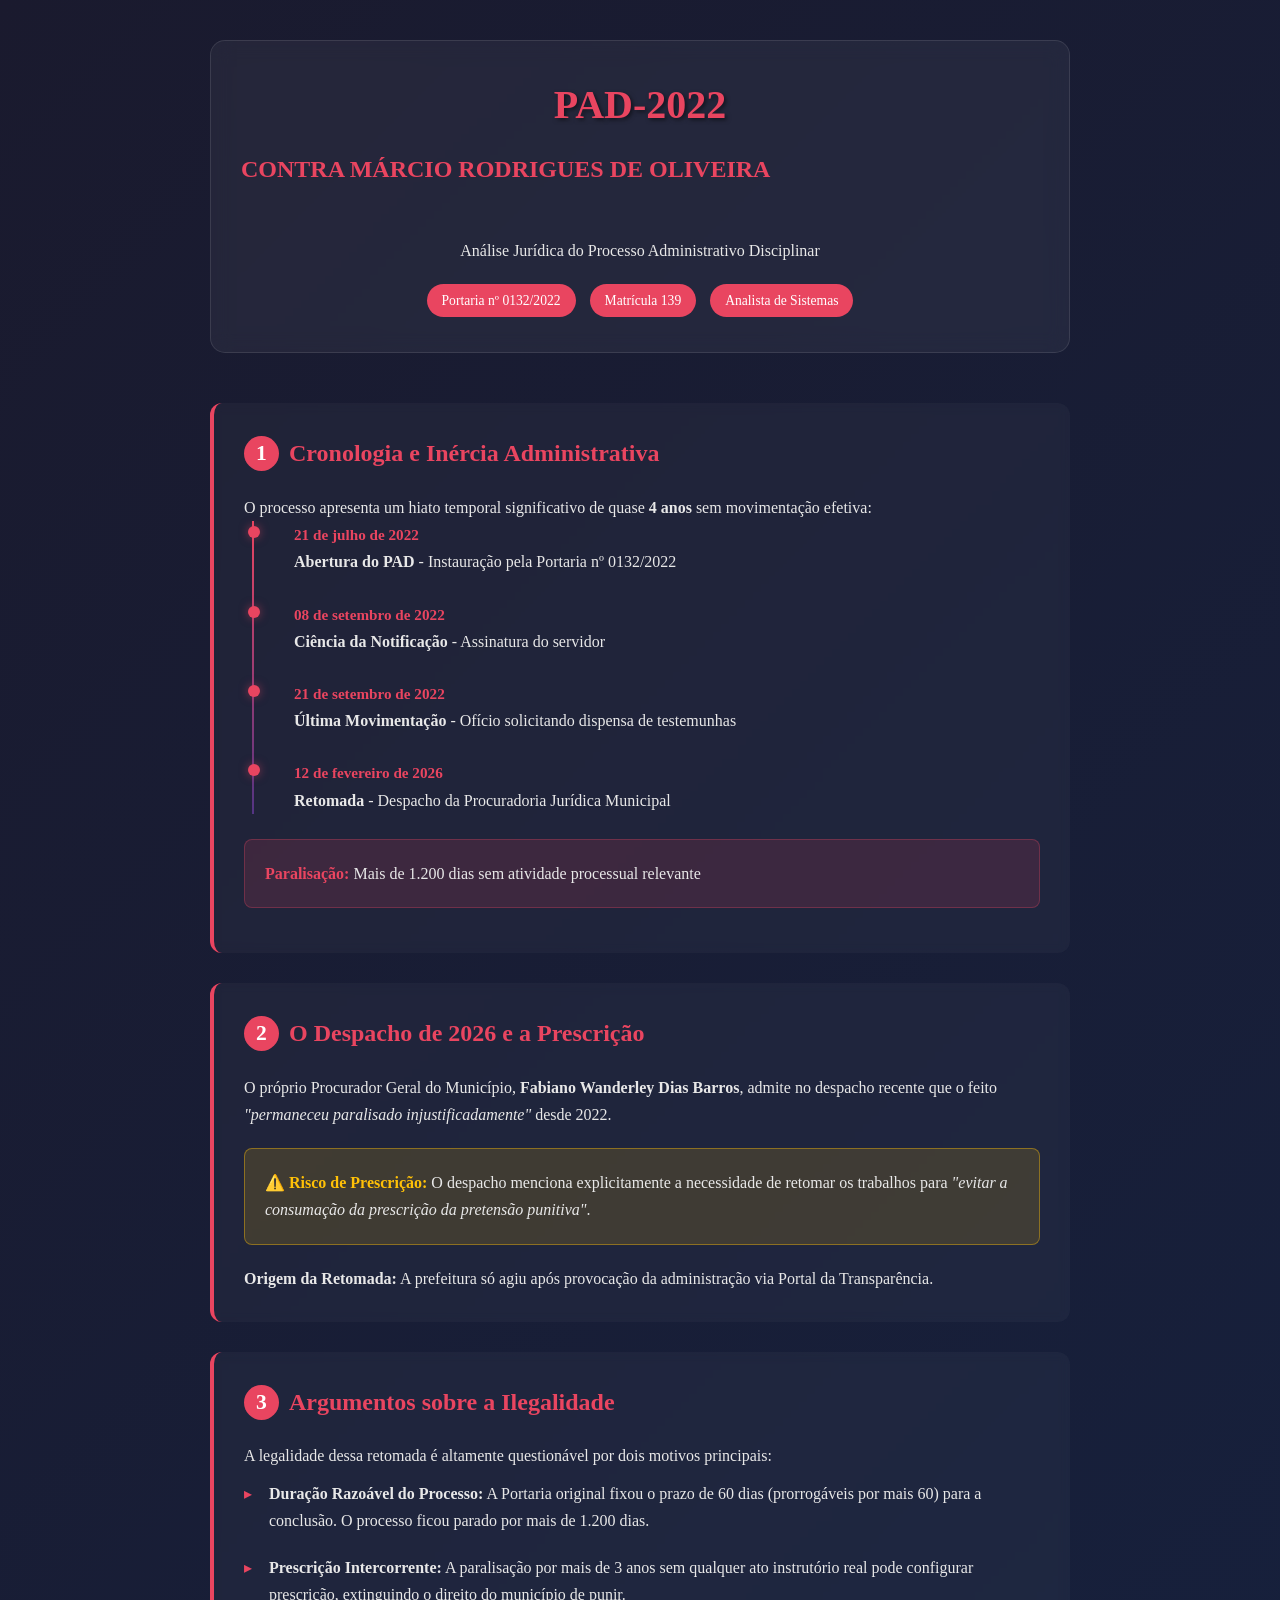
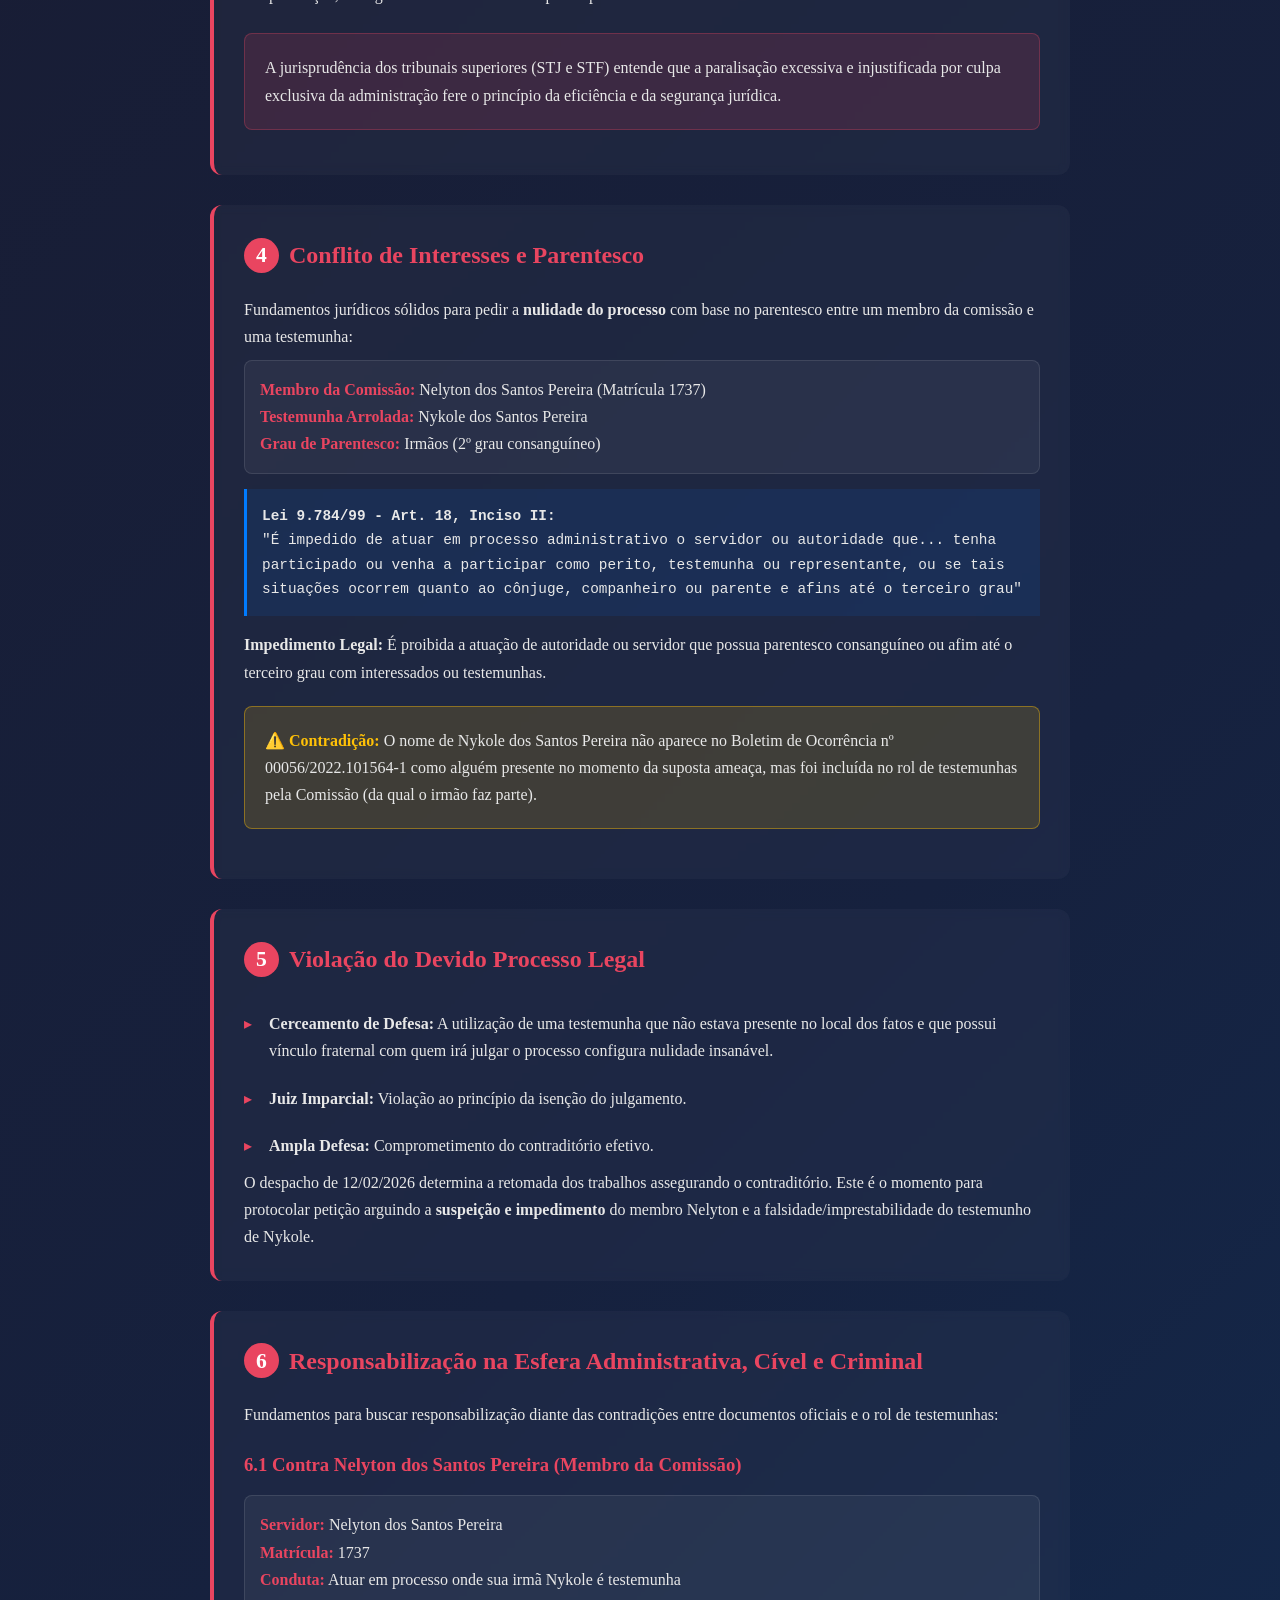
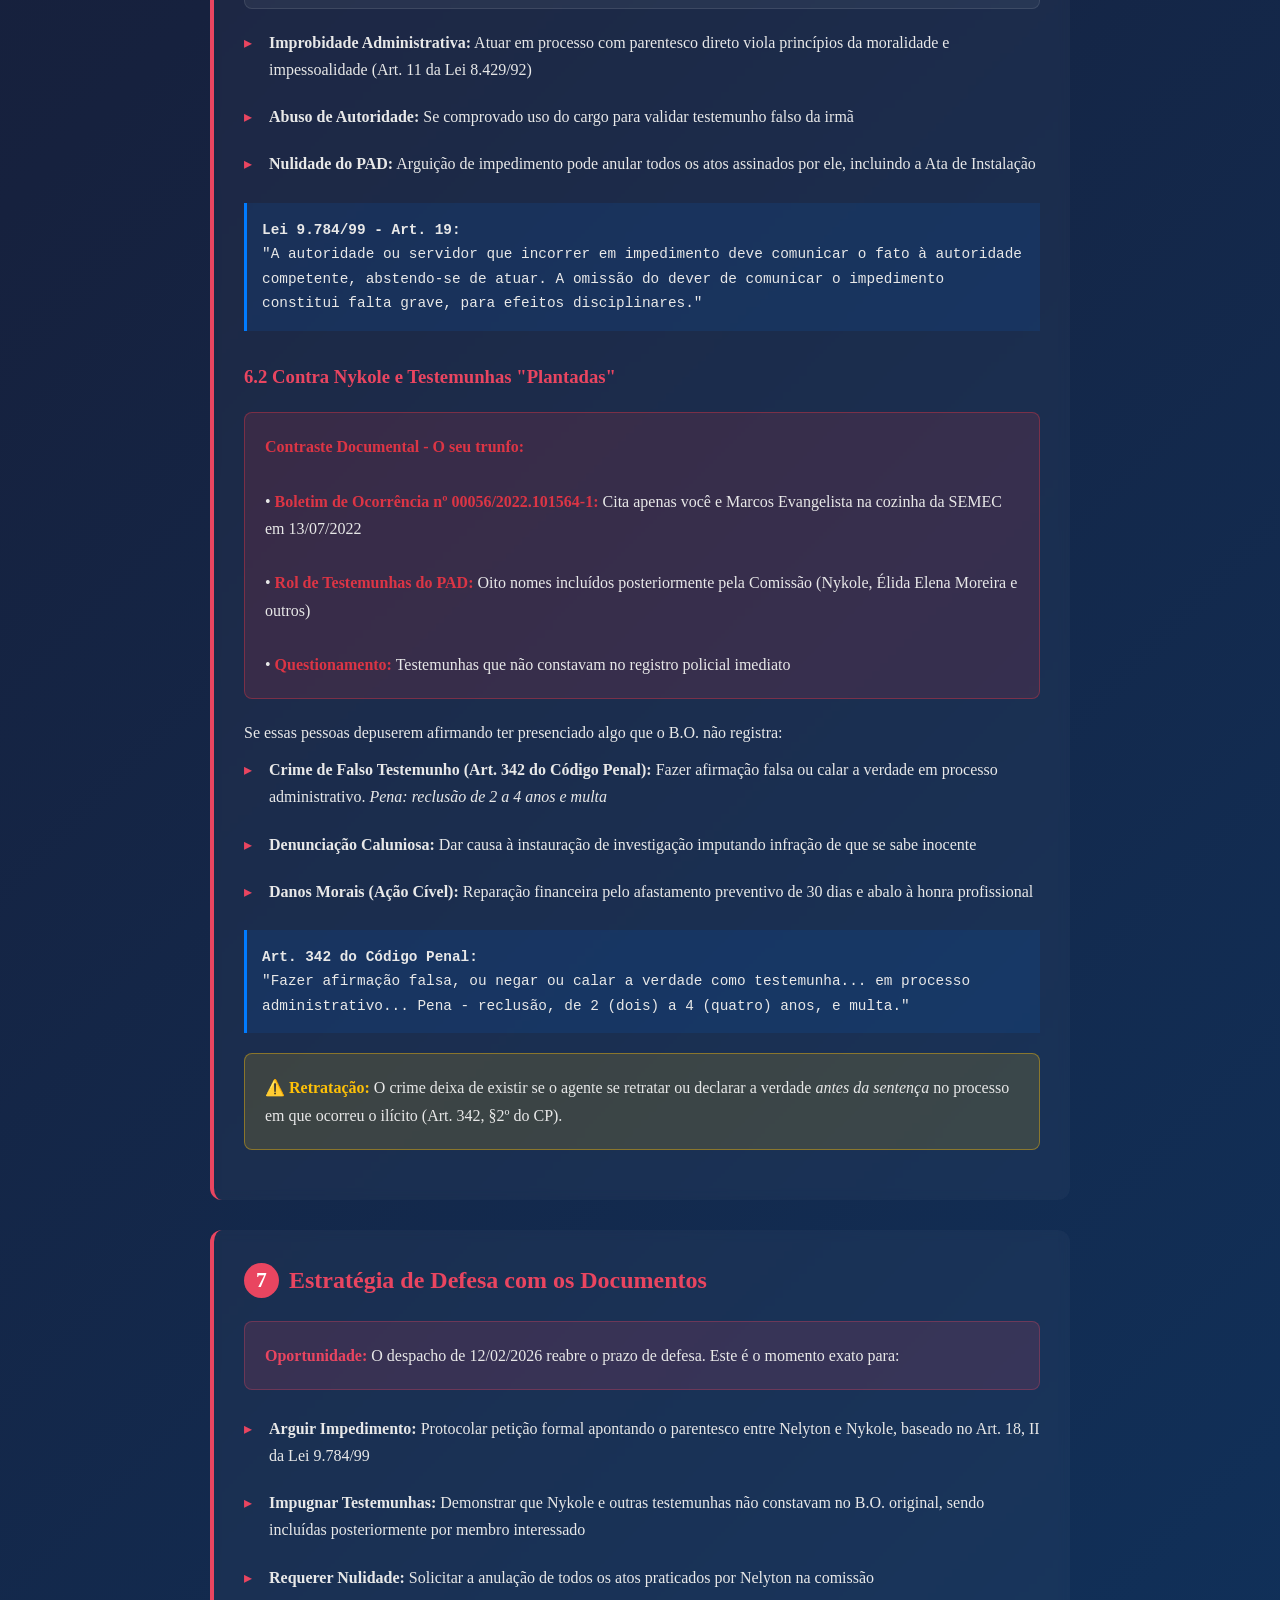
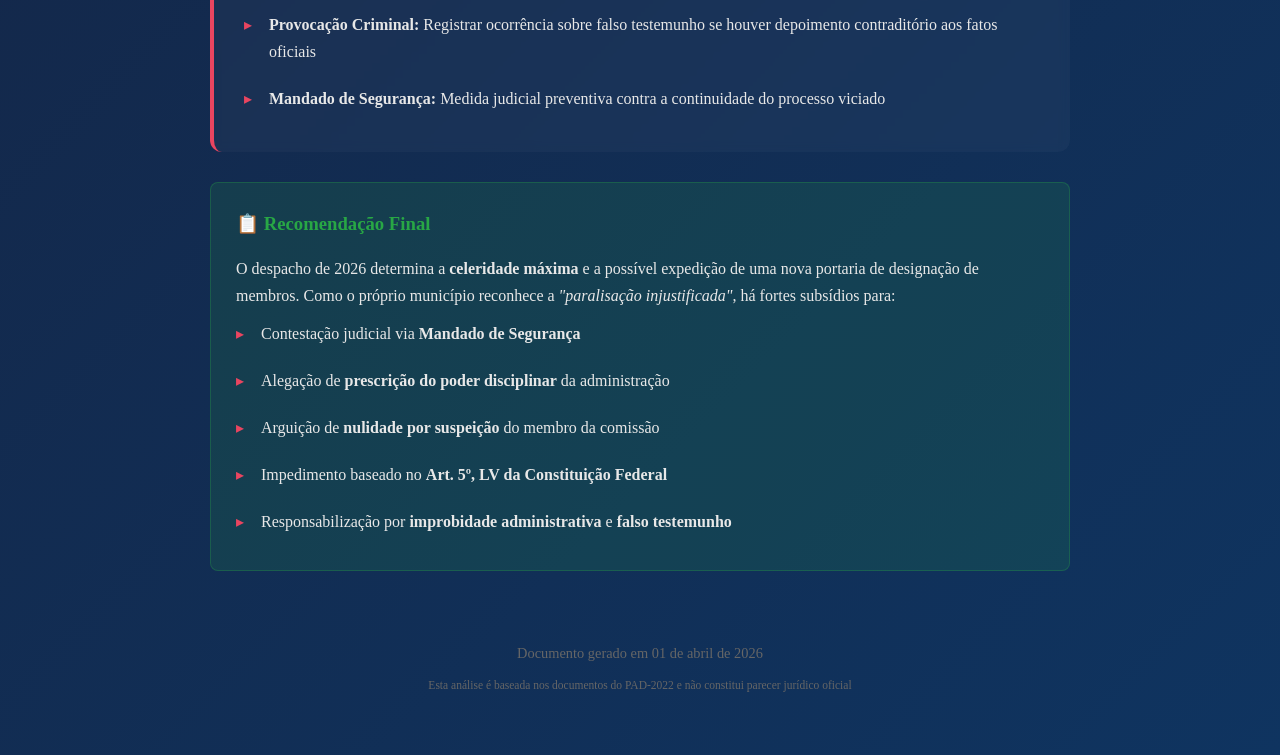
<file: pad-2022.html>
<!DOCTYPE html>
<html lang="pt-BR">
<head>
    <meta charset="UTF-8">
    <meta name="viewport" content="width=device-width, initial-scale=1.0">
    <title>PAD-2022 - Análise Jurídica Completa</title>
    <style>
        * {
            margin: 0;
            padding: 0;
            box-sizing: border-box;
        }

        body {
            font-family: 'Georgia', serif;
            background: linear-gradient(135deg, #1a1a2e 0%, #16213e 50%, #0f3460 100%);
            min-height: 100vh;
            color: #e8e8e8;
            line-height: 1.7;
        }

        .container {
            max-width: 900px;
            margin: 0 auto;
            padding: 40px 20px;
        }

        header {
            text-align: center;
            margin-bottom: 50px;
            padding: 30px;
            background: rgba(255, 255, 255, 0.05);
            border-radius: 15px;
            backdrop-filter: blur(10px);
            border: 1px solid rgba(255, 255, 255, 0.1);
        }

        h1 {
            font-size: 2.5em;
            color: #e94560;
            margin-bottom: 10px;
            text-shadow: 2px 2px 4px rgba(0,0,0,0.5);
        }

        .subtitle {
            color: #a0a0a0;
            font-size: 1.1em;
            font-style: italic;
        }

        .section {
            background: rgba(255, 255, 255, 0.03);
            border-radius: 12px;
            padding: 30px;
            margin-bottom: 30px;
            border-left: 4px solid #e94560;
            backdrop-filter: blur(5px);
            transition: transform 0.3s ease, box-shadow 0.3s ease;
        }

        .section:hover {
            transform: translateX(5px);
            box-shadow: 0 10px 30px rgba(233, 69, 96, 0.2);
        }

        h2 {
            color: #e94560;
            font-size: 1.5em;
            margin-bottom: 20px;
            display: flex;
            align-items: center;
            gap: 10px;
        }

        .section-number {
            background: #e94560;
            color: white;
            width: 35px;
            height: 35px;
            border-radius: 50%;
            display: flex;
            align-items: center;
            justify-content: center;
            font-weight: bold;
            font-size: 0.9em;
        }

        .highlight-box {
            background: rgba(233, 69, 96, 0.15);
            border: 1px solid rgba(233, 69, 96, 0.3);
            border-radius: 8px;
            padding: 20px;
            margin: 15px 0;
        }

        .highlight-box strong {
            color: #e94560;
        }

        .timeline {
            position: relative;
            padding-left: 30px;
        }

        .timeline::before {
            content: '';
            position: absolute;
            left: 8px;
            top: 0;
            bottom: 0;
            width: 2px;
            background: linear-gradient(to bottom, #e94560, #533483);
        }

        .timeline-item {
            position: relative;
            margin-bottom: 25px;
            padding-left: 20px;
        }

        .timeline-item::before {
            content: '';
            position: absolute;
            left: -26px;
            top: 5px;
            width: 12px;
            height: 12px;
            background: #e94560;
            border-radius: 50%;
            box-shadow: 0 0 10px rgba(233, 69, 96, 0.5);
        }

        .date {
            color: #e94560;
            font-weight: bold;
            font-size: 0.95em;
        }

        .warning {
            background: rgba(255, 193, 7, 0.15);
            border: 1px solid rgba(255, 193, 7, 0.4);
            border-radius: 8px;
            padding: 20px;
            margin: 20px 0;
        }

        .warning strong {
            color: #ffc107;
        }

        .danger-box {
            background: rgba(220, 53, 69, 0.15);
            border: 1px solid rgba(220, 53, 69, 0.4);
            border-radius: 8px;
            padding: 20px;
            margin: 20px 0;
        }

        .danger-box strong {
            color: #dc3545;
        }

        ul {
            list-style: none;
            padding-left: 0;
        }

        ul li {
            padding: 10px 0;
            padding-left: 25px;
            position: relative;
        }

        ul li::before {
            content: '▸';
            position: absolute;
            left: 0;
            color: #e94560;
        }

        .recommendation {
            background: rgba(40, 167, 69, 0.15);
            border: 1px solid rgba(40, 167, 69, 0.3);
            border-radius: 8px;
            padding: 25px;
            margin-top: 30px;
        }

        .recommendation h3 {
            color: #28a745;
            margin-bottom: 15px;
        }

        .legal-reference {
            background: rgba(0, 123, 255, 0.1);
            border-left: 3px solid #007bff;
            padding: 15px;
            margin: 15px 0;
            font-family: 'Courier New', monospace;
            font-size: 0.9em;
        }

        .footer {
            text-align: center;
            margin-top: 50px;
            padding: 20px;
            color: #666;
            font-size: 0.9em;
        }

        .badge {
            display: inline-block;
            background: #e94560;
            color: white;
            padding: 5px 15px;
            border-radius: 20px;
            font-size: 0.85em;
            margin: 5px;
        }

        .person-card {
            background: rgba(255, 255, 255, 0.05);
            border-radius: 8px;
            padding: 15px;
            margin: 10px 0;
            border: 1px solid rgba(255, 255, 255, 0.1);
        }

        .person-card strong {
            color: #e94560;
        }

        @media (max-width: 600px) {
            h1 {
                font-size: 1.8em;
            }

            .section {
                padding: 20px;
            }
        }
    </style>
</head>
<body>
    <div class="container">
        <header>
            <h1>PAD-2022</h1>
            <p class="subtitle"><h2>CONTRA MÁRCIO RODRIGUES DE OLIVEIRA</h2> <br> Análise Jurídica do Processo Administrativo Disciplinar</p>
            <div style="margin-top: 15px;">
                <span class="badge">Portaria nº 0132/2022</span>
                <span class="badge">Matrícula 139</span>
                <span class="badge">Analista de Sistemas</span>
            </div>
        </header>

        <div class="section">
            <h2><span class="section-number">1</span> Cronologia e Inércia Administrativa</h2>
            <p>O processo apresenta um hiato temporal significativo de quase <strong>4 anos</strong> sem movimentação efetiva:</p>

            <div class="timeline">
                <div class="timeline-item">
                    <span class="date">21 de julho de 2022</span>
                    <p><strong>Abertura do PAD</strong> - Instauração pela Portaria nº 0132/2022</p>
                </div>
                <div class="timeline-item">
                    <span class="date">08 de setembro de 2022</span>
                    <p><strong>Ciência da Notificação</strong> - Assinatura do servidor</p>
                </div>
                <div class="timeline-item">
                    <span class="date">21 de setembro de 2022</span>
                    <p><strong>Última Movimentação</strong> - Ofício solicitando dispensa de testemunhas</p>
                </div>
                <div class="timeline-item">
                    <span class="date">12 de fevereiro de 2026</span>
                    <p><strong>Retomada</strong> - Despacho da Procuradoria Jurídica Municipal</p>
                </div>
            </div>

            <div class="highlight-box">
                <strong>Paralisação:</strong> Mais de 1.200 dias sem atividade processual relevante
            </div>
        </div>

        <div class="section">
            <h2><span class="section-number">2</span> O Despacho de 2026 e a Prescrição</h2>
            <p>O próprio Procurador Geral do Município, <strong>Fabiano Wanderley Dias Barros</strong>, admite no despacho recente que o feito <em>"permaneceu paralisado injustificadamente"</em> desde 2022.</p>

            <div class="warning">
                <strong>⚠️ Risco de Prescrição:</strong> O despacho menciona explicitamente a necessidade de retomar os trabalhos para <em>"evitar a consumação da prescrição da pretensão punitiva"</em>.
            </div>

            <p><strong>Origem da Retomada:</strong> A prefeitura só agiu após provocação da administração via Portal da Transparência.</p>
        </div>

        <div class="section">
            <h2><span class="section-number">3</span> Argumentos sobre a Ilegalidade</h2>
            <p>A legalidade dessa retomada é altamente questionável por dois motivos principais:</p>

            <ul>
                <li><strong>Duração Razoável do Processo:</strong> A Portaria original fixou o prazo de 60 dias (prorrogáveis por mais 60) para a conclusão. O processo ficou parado por mais de 1.200 dias.</li>
                <li><strong>Prescrição Intercorrente:</strong> A paralisação por mais de 3 anos sem qualquer ato instrutório real pode configurar prescrição, extinguindo o direito do município de punir.</li>
            </ul>

            <div class="highlight-box">
                A jurisprudência dos tribunais superiores (STJ e STF) entende que a paralisação excessiva e injustificada por culpa exclusiva da administração fere o princípio da eficiência e da segurança jurídica.
            </div>
        </div>

        <div class="section">
            <h2><span class="section-number">4</span> Conflito de Interesses e Parentesco</h2>
            <p>Fundamentos jurídicos sólidos para pedir a <strong>nulidade do processo</strong> com base no parentesco entre um membro da comissão e uma testemunha:</p>

            <div class="person-card">
                <strong>Membro da Comissão:</strong> Nelyton dos Santos Pereira (Matrícula 1737)<br>
                <strong>Testemunha Arrolada:</strong> Nykole dos Santos Pereira<br>
                <strong>Grau de Parentesco:</strong> Irmãos (2º grau consanguíneo)
            </div>

            <div class="legal-reference">
                <strong>Lei 9.784/99 - Art. 18, Inciso II:</strong><br>
                "É impedido de atuar em processo administrativo o servidor ou autoridade que... tenha participado ou venha a participar como perito, testemunha ou representante, ou se tais situações ocorrem quanto ao cônjuge, companheiro ou parente e afins até o terceiro grau"
            </div>

            <p><strong>Impedimento Legal:</strong> É proibida a atuação de autoridade ou servidor que possua parentesco consanguíneo ou afim até o terceiro grau com interessados ou testemunhas.</p>

            <div class="warning">
                <strong>⚠️ Contradição:</strong> O nome de Nykole dos Santos Pereira não aparece no Boletim de Ocorrência nº 00056/2022.101564-1 como alguém presente no momento da suposta ameaça, mas foi incluída no rol de testemunhas pela Comissão (da qual o irmão faz parte).
            </div>
        </div>

        <div class="section">
            <h2><span class="section-number">5</span> Violação do Devido Processo Legal</h2>
            <ul>
                <li><strong>Cerceamento de Defesa:</strong> A utilização de uma testemunha que não estava presente no local dos fatos e que possui vínculo fraternal com quem irá julgar o processo configura nulidade insanável.</li>
                <li><strong>Juiz Imparcial:</strong> Violação ao princípio da isenção do julgamento.</li>
                <li><strong>Ampla Defesa:</strong> Comprometimento do contraditório efetivo.</li>
            </ul>

            <p>O despacho de 12/02/2026 determina a retomada dos trabalhos assegurando o contraditório. Este é o momento para protocolar petição arguindo a <strong>suspeição e impedimento</strong> do membro Nelyton e a falsidade/imprestabilidade do testemunho de Nykole.</p>
        </div>

        <div class="section">
            <h2><span class="section-number">6</span> Responsabilização na Esfera Administrativa, Cível e Criminal</h2>
            <p>Fundamentos para buscar responsabilização diante das contradições entre documentos oficiais e o rol de testemunhas:</p>

            <h3 style="color: #e94560; margin: 20px 0 15px 0;">6.1 Contra Nelyton dos Santos Pereira (Membro da Comissão)</h3>

            <div class="person-card">
                <strong>Servidor:</strong> Nelyton dos Santos Pereira<br>
                <strong>Matrícula:</strong> 1737<br>
                <strong>Conduta:</strong> Atuar em processo onde sua irmã Nykole é testemunha
            </div>

            <ul>
                <li><strong>Improbidade Administrativa:</strong> Atuar em processo com parentesco direto viola princípios da moralidade e impessoalidade (Art. 11 da Lei 8.429/92)</li>
                <li><strong>Abuso de Autoridade:</strong> Se comprovado uso do cargo para validar testemunho falso da irmã</li>
                <li><strong>Nulidade do PAD:</strong> Arguição de impedimento pode anular todos os atos assinados por ele, incluindo a Ata de Instalação</li>
            </ul>

            <div class="legal-reference">
                <strong>Lei 9.784/99 - Art. 19:</strong><br>
                "A autoridade ou servidor que incorrer em impedimento deve comunicar o fato à autoridade competente, abstendo-se de atuar. A omissão do dever de comunicar o impedimento constitui falta grave, para efeitos disciplinares."
            </div>

            <h3 style="color: #e94560; margin: 30px 0 15px 0;">6.2 Contra Nykole e Testemunhas "Plantadas"</h3>

            <div class="danger-box">
                <strong>Contraste Documental - O seu trunfo:</strong><br><br>
                • <strong>Boletim de Ocorrência nº 00056/2022.101564-1:</strong> Cita apenas você e Marcos Evangelista na cozinha da SEMEC em 13/07/2022<br><br>
                • <strong>Rol de Testemunhas do PAD:</strong> Oito nomes incluídos posteriormente pela Comissão (Nykole, Élida Elena Moreira e outros)<br><br>
                • <strong>Questionamento:</strong> Testemunhas que não constavam no registro policial imediato
            </div>

            <p>Se essas pessoas depuserem afirmando ter presenciado algo que o B.O. não registra:</p>

            <ul>
                <li><strong>Crime de Falso Testemunho (Art. 342 do Código Penal):</strong> Fazer afirmação falsa ou calar a verdade em processo administrativo. <em>Pena: reclusão de 2 a 4 anos e multa</em></li>
                <li><strong>Denunciação Caluniosa:</strong> Dar causa à instauração de investigação imputando infração de que se sabe inocente</li>
                <li><strong>Danos Morais (Ação Cível):</strong> Reparação financeira pelo afastamento preventivo de 30 dias e abalo à honra profissional</li>
            </ul>

            <div class="legal-reference">
                <strong>Art. 342 do Código Penal:</strong><br>
                "Fazer afirmação falsa, ou negar ou calar a verdade como testemunha... em processo administrativo... Pena - reclusão, de 2 (dois) a 4 (quatro) anos, e multa."
            </div>

            <div class="warning">
                <strong>⚠️ Retratação:</strong> O crime deixa de existir se o agente se retratar ou declarar a verdade <em>antes da sentença</em> no processo em que ocorreu o ilícito (Art. 342, §2º do CP).
            </div>
        </div>

        <div class="section">
            <h2><span class="section-number">7</span> Estratégia de Defesa com os Documentos</h2>

            <div class="highlight-box">
                <strong>Oportunidade:</strong> O despacho de 12/02/2026 reabre o prazo de defesa. Este é o momento exato para:
            </div>

            <ul>
                <li><strong>Arguir Impedimento:</strong> Protocolar petição formal apontando o parentesco entre Nelyton e Nykole, baseado no Art. 18, II da Lei 9.784/99</li>
                <li><strong>Impugnar Testemunhas:</strong> Demonstrar que Nykole e outras testemunhas não constavam no B.O. original, sendo incluídas posteriormente por membro interessado</li>
                <li><strong>Requerer Nulidade:</strong> Solicitar a anulação de todos os atos praticados por Nelyton na comissão</li>
                <li><strong>Provocação Criminal:</strong> Registrar ocorrência sobre falso testemunho se houver depoimento contraditório aos fatos oficiais</li>
                <li><strong>Mandado de Segurança:</strong> Medida judicial preventiva contra a continuidade do processo viciado</li>
            </ul>
        </div>

        <div class="recommendation">
            <h3>📋 Recomendação Final</h3>
            <p>O despacho de 2026 determina a <strong>celeridade máxima</strong> e a possível expedição de uma nova portaria de designação de membros. Como o próprio município reconhece a <em>"paralisação injustificada"</em>, há fortes subsídios para:</p>
            <ul>
                <li>Contestação judicial via <strong>Mandado de Segurança</strong></li>
                <li>Alegação de <strong>prescrição do poder disciplinar</strong> da administração</li>
                <li>Arguição de <strong>nulidade por suspeição</strong> do membro da comissão</li>
                <li>Impedimento baseado no <strong>Art. 5º, LV da Constituição Federal</strong></li>
                <li>Responsabilização por <strong>improbidade administrativa</strong> e <strong>falso testemunho</strong></li>
            </ul>
        </div>

        <div class="footer">
            <p>Documento gerado em 01 de abril de 2026</p>
            <p style="margin-top: 10px; font-size: 0.8em;">Esta análise é baseada nos documentos do PAD-2022 e não constitui parecer jurídico oficial</p>
        </div>
    </div>
</body>
</html>
</file>
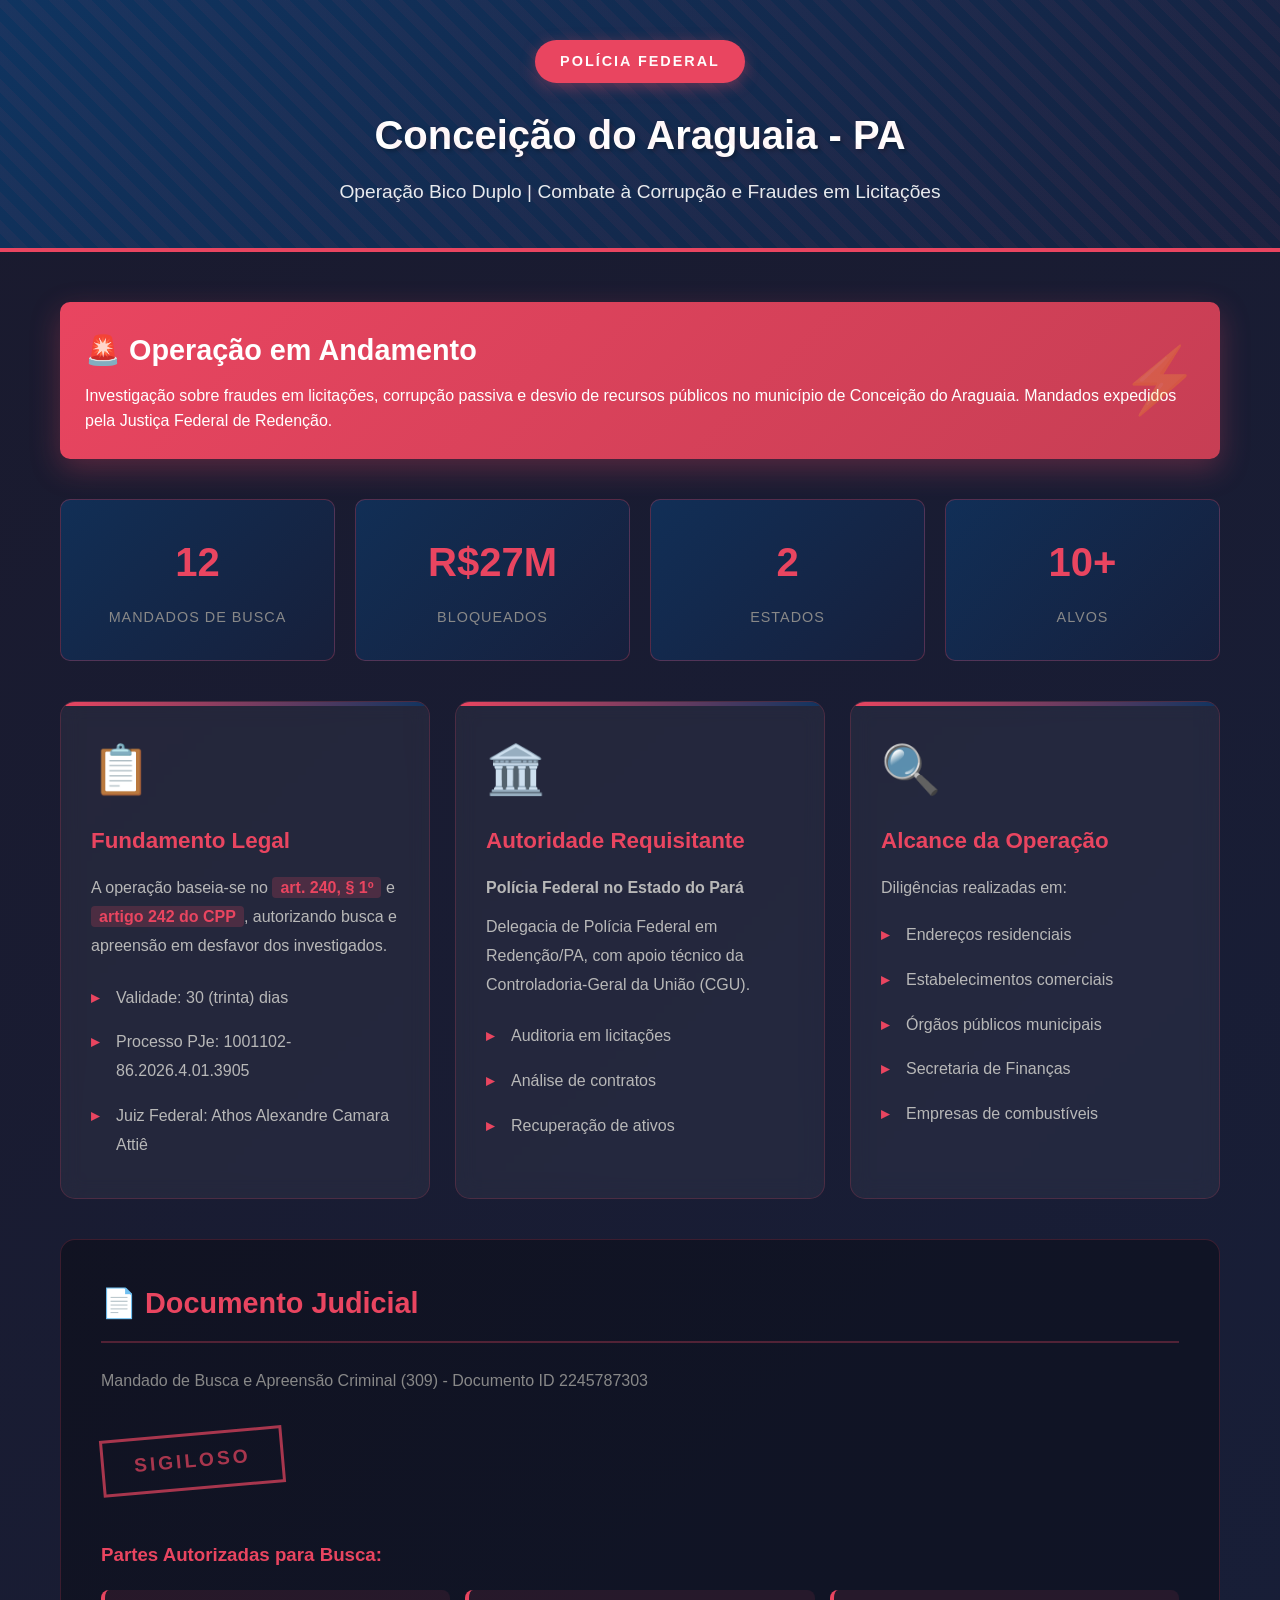
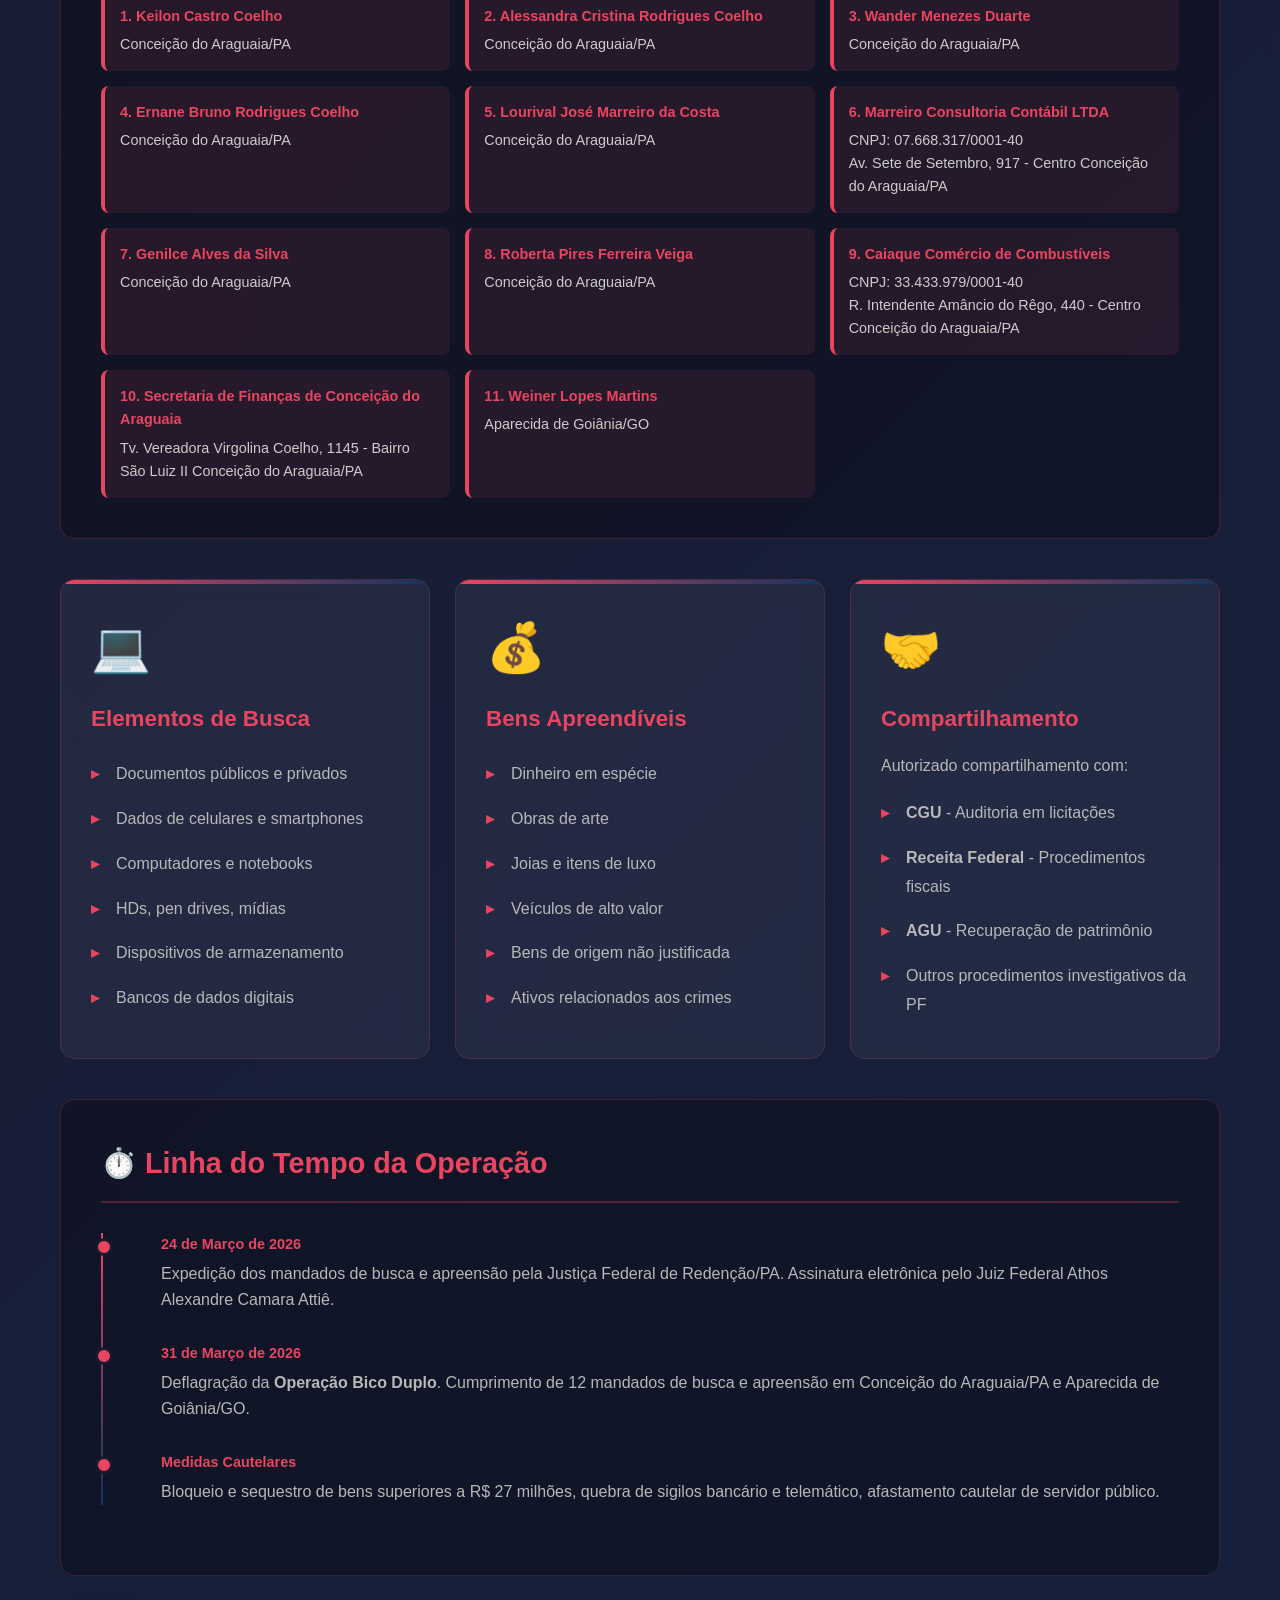
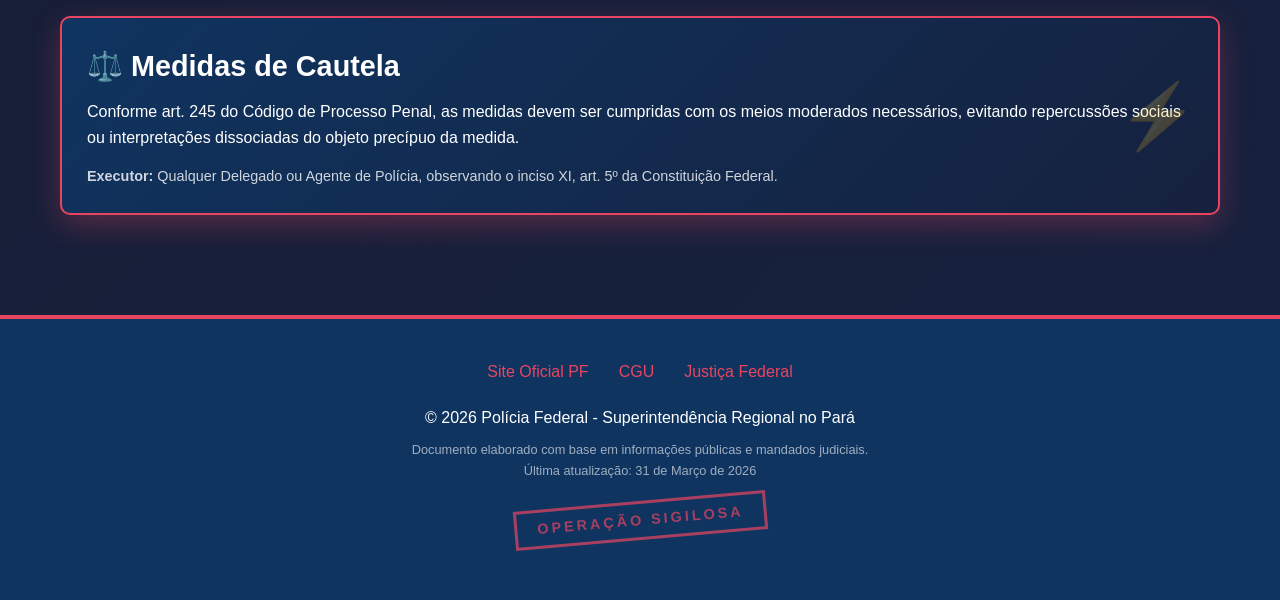
<file: PF-31-03-2026.html>
<!DOCTYPE html>
<html lang="pt-BR">
<head>
    <meta charset="UTF-8">
    <meta name="viewport" content="width=device-width, initial-scale=1.0">
    <title>Polícia Federal em Conceição do Araguaia | Operação Bico Duplo</title>
    <style>
        * {
            margin: 0;
            padding: 0;
            box-sizing: border-box;
        }

        body {
            font-family: 'Segoe UI', Tahoma, Geneva, Verdana, sans-serif;
            background: linear-gradient(135deg, #1a1a2e 0%, #16213e 100%);
            color: #e94560;
            line-height: 1.6;
            min-height: 100vh;
        }

        .container {
            max-width: 1200px;
            margin: 0 auto;
            padding: 20px;
        }

        header {
            background: linear-gradient(135deg, #0f3460 0%, #16213e 100%);
            color: white;
            padding: 40px 20px;
            text-align: center;
            border-bottom: 4px solid #e94560;
            position: relative;
            overflow: hidden;
        }

        header::before {
            content: '';
            position: absolute;
            top: 0;
            left: 0;
            right: 0;
            bottom: 0;
            background: repeating-linear-gradient(
                45deg,
                transparent,
                transparent 10px,
                rgba(233, 69, 96, 0.05) 10px,
                rgba(233, 69, 96, 0.05) 20px
            );
            pointer-events: none;
        }

        .pf-badge {
            display: inline-block;
            background: #e94560;
            color: white;
            padding: 10px 25px;
            border-radius: 25px;
            font-weight: bold;
            font-size: 0.9rem;
            margin-bottom: 20px;
            text-transform: uppercase;
            letter-spacing: 2px;
            box-shadow: 0 4px 15px rgba(233, 69, 96, 0.4);
        }

        h1 {
            font-size: 2.5rem;
            margin-bottom: 10px;
            text-shadow: 2px 2px 4px rgba(0,0,0,0.3);
        }

        .subtitle {
            font-size: 1.2rem;
            opacity: 0.9;
            font-weight: 300;
        }

        .operation-alert {
            background: linear-gradient(135deg, #e94560 0%, #c73e54 100%);
            color: white;
            padding: 25px;
            margin: 30px 0;
            border-radius: 10px;
            box-shadow: 0 10px 30px rgba(233, 69, 96, 0.3);
            position: relative;
            overflow: hidden;
        }

        .operation-alert::after {
            content: '⚡';
            position: absolute;
            right: 20px;
            top: 50%;
            transform: translateY(-50%);
            font-size: 4rem;
            opacity: 0.2;
        }

        .operation-alert h2 {
            margin-bottom: 10px;
            font-size: 1.8rem;
        }

        .grid {
            display: grid;
            grid-template-columns: repeat(auto-fit, minmax(300px, 1fr));
            gap: 25px;
            margin: 30px 0;
        }

        .card {
            background: rgba(255, 255, 255, 0.05);
            backdrop-filter: blur(10px);
            border: 1px solid rgba(233, 69, 96, 0.2);
            border-radius: 15px;
            padding: 30px;
            transition: all 0.3s ease;
            position: relative;
            overflow: hidden;
        }

        .card::before {
            content: '';
            position: absolute;
            top: 0;
            left: 0;
            width: 100%;
            height: 4px;
            background: linear-gradient(90deg, #e94560, #0f3460);
        }

        .card:hover {
            transform: translateY(-5px);
            box-shadow: 0 15px 40px rgba(233, 69, 96, 0.2);
            border-color: rgba(233, 69, 96, 0.5);
        }

        .card-icon {
            font-size: 3rem;
            margin-bottom: 15px;
            display: block;
        }

        .card h3 {
            color: #e94560;
            margin-bottom: 15px;
            font-size: 1.4rem;
        }

        .card p, .card ul {
            color: #b8b8b8;
            line-height: 1.8;
        }

        .card ul {
            list-style: none;
            padding-left: 0;
        }

        .card ul li {
            padding: 8px 0;
            padding-left: 25px;
            position: relative;
        }

        .card ul li::before {
            content: '▸';
            position: absolute;
            left: 0;
            color: #e94560;
            font-weight: bold;
        }

        .stats-container {
            display: grid;
            grid-template-columns: repeat(auto-fit, minmax(200px, 1fr));
            gap: 20px;
            margin: 40px 0;
        }

        .stat-box {
            background: linear-gradient(135deg, rgba(15, 52, 96, 0.8) 0%, rgba(22, 33, 62, 0.8) 100%);
            padding: 30px;
            border-radius: 10px;
            text-align: center;
            border: 1px solid rgba(233, 69, 96, 0.3);
            transition: transform 0.3s ease;
        }

        .stat-box:hover {
            transform: scale(1.05);
        }

        .stat-number {
            font-size: 2.5rem;
            font-weight: bold;
            color: #e94560;
            display: block;
            margin-bottom: 10px;
        }

        .stat-label {
            color: #888;
            font-size: 0.9rem;
            text-transform: uppercase;
            letter-spacing: 1px;
        }

        .document-section {
            background: rgba(0, 0, 0, 0.3);
            border-radius: 15px;
            padding: 40px;
            margin: 40px 0;
            border: 1px solid rgba(233, 69, 96, 0.2);
        }

        .document-section h2 {
            color: #e94560;
            margin-bottom: 25px;
            font-size: 1.8rem;
            border-bottom: 2px solid rgba(233, 69, 96, 0.3);
            padding-bottom: 15px;
        }

        .target-list {
            display: grid;
            grid-template-columns: repeat(auto-fill, minmax(280px, 1fr));
            gap: 15px;
            margin-top: 20px;
        }

        .target-item {
            background: rgba(233, 69, 96, 0.1);
            padding: 15px;
            border-radius: 8px;
            border-left: 4px solid #e94560;
            font-size: 0.9rem;
            color: #ccc;
        }

        .target-item strong {
            color: #e94560;
            display: block;
            margin-bottom: 5px;
        }

        .timeline {
            position: relative;
            padding-left: 30px;
            margin: 30px 0;
        }

        .timeline::before {
            content: '';
            position: absolute;
            left: 0;
            top: 0;
            bottom: 0;
            width: 2px;
            background: linear-gradient(to bottom, #e94560, #0f3460);
        }

        .timeline-item {
            position: relative;
            margin-bottom: 30px;
            padding-left: 30px;
        }

        .timeline-item::before {
            content: '';
            position: absolute;
            left: -36px;
            top: 5px;
            width: 12px;
            height: 12px;
            background: #e94560;
            border-radius: 50%;
            border: 3px solid #1a1a2e;
        }

        .timeline-date {
            color: #e94560;
            font-weight: bold;
            font-size: 0.9rem;
            margin-bottom: 5px;
        }

        .timeline-content {
            color: #b8b8b8;
        }

        footer {
            background: #0f3460;
            color: white;
            text-align: center;
            padding: 40px 20px;
            margin-top: 50px;
            border-top: 4px solid #e94560;
        }

        .footer-links {
            display: flex;
            justify-content: center;
            gap: 30px;
            margin-bottom: 20px;
            flex-wrap: wrap;
        }

        .footer-links a {
            color: #e94560;
            text-decoration: none;
            transition: color 0.3s;
        }

        .footer-links a:hover {
            color: white;
        }

        .classified-stamp {
            display: inline-block;
            border: 3px solid #e94560;
            color: #e94560;
            padding: 10px 30px;
            font-weight: bold;
            text-transform: uppercase;
            letter-spacing: 3px;
            transform: rotate(-5deg);
            margin: 20px 0;
            opacity: 0.7;
            font-size: 1.2rem;
        }

        @media (max-width: 768px) {
            h1 {
                font-size: 1.8rem;
            }
            
            .grid {
                grid-template-columns: 1fr;
            }
            
            .operation-alert::after {
                display: none;
            }
        }

        .pulse {
            animation: pulse 2s infinite;
        }

        @keyframes pulse {
            0% { opacity: 1; }
            50% { opacity: 0.5; }
            100% { opacity: 1; }
        }

        .highlight {
            background: rgba(233, 69, 96, 0.2);
            padding: 2px 8px;
            border-radius: 4px;
            color: #e94560;
            font-weight: bold;
        }
    </style>
<base target="_blank">
</head>
<body>

<header>
    <div class="pf-badge">Polícia Federal</div>
    <h1>Conceição do Araguaia - PA</h1>
    <p class="subtitle">Operação Bico Duplo | Combate à Corrupção e Fraudes em Licitações</p>
</header>

<div class="container">

    <div class="operation-alert">
        <h2>🚨 Operação em Andamento</h2>
        <p>Investigação sobre fraudes em licitações, corrupção passiva e desvio de recursos públicos no município de Conceição do Araguaia. Mandados expedidos pela Justiça Federal de Redenção.</p>
    </div>

    <div class="stats-container">
        <div class="stat-box">
            <span class="stat-number">12</span>
            <span class="stat-label">Mandados de Busca</span>
        </div>
        <div class="stat-box">
            <span class="stat-number">R$27M</span>
            <span class="stat-label">Bloqueados</span>
        </div>
        <div class="stat-box">
            <span class="stat-number">2</span>
            <span class="stat-label">Estados</span>
        </div>
        <div class="stat-box">
            <span class="stat-number">10+</span>
            <span class="stat-label">Alvos</span>
        </div>
    </div>

    <div class="grid">
        <div class="card">
            <span class="card-icon">📋</span>
            <h3>Fundamento Legal</h3>
            <p>A operação baseia-se no <span class="highlight">art. 240, § 1º</span> e <span class="highlight">artigo 242 do CPP</span>, autorizando busca e apreensão em desfavor dos investigados.</p>
            <ul style="margin-top: 15px;">
                <li>Validade: 30 (trinta) dias</li>
                <li>Processo PJe: 1001102-86.2026.4.01.3905</li>
                <li>Juiz Federal: Athos Alexandre Camara Attiê</li>
            </ul>
        </div>

        <div class="card">
            <span class="card-icon">🏛️</span>
            <h3>Autoridade Requisitante</h3>
            <p><strong>Polícia Federal no Estado do Pará</strong></p>
            <p style="margin-top: 10px;">Delegacia de Polícia Federal em Redenção/PA, com apoio técnico da Controladoria-Geral da União (CGU).</p>
            <ul style="margin-top: 15px;">
                <li>Auditoria em licitações</li>
                <li>Análise de contratos</li>
                <li>Recuperação de ativos</li>
            </ul>
        </div>

        <div class="card">
            <span class="card-icon">🔍</span>
            <h3>Alcance da Operação</h3>
            <p>Diligências realizadas em:</p>
            <ul style="margin-top: 10px;">
                <li>Endereços residenciais</li>
                <li>Estabelecimentos comerciais</li>
                <li>Órgãos públicos municipais</li>
                <li>Secretaria de Finanças</li>
                <li>Empresas de combustíveis</li>
            </ul>
        </div>
    </div>

    <div class="document-section">
        <h2>📄 Documento Judicial</h2>
        <p style="color: #888; margin-bottom: 20px;">Mandado de Busca e Apreensão Criminal (309) - Documento ID 2245787303</p>
        
        <div class="classified-stamp">SIGILOSO</div>

        <h3 style="color: #e94560; margin: 30px 0 20px 0;">Partes Autorizadas para Busca:</h3>
        
        <div class="target-list">
            <div class="target-item">
                <strong>1. Keilon Castro Coelho</strong>
                Conceição do Araguaia/PA
            </div>
            
            <div class="target-item">
                <strong>2. Alessandra Cristina Rodrigues Coelho</strong>
                Conceição do Araguaia/PA
            </div>
            
            <div class="target-item">
                <strong>3. Wander Menezes Duarte</strong>
                Conceição do Araguaia/PA
            </div>
            
            <div class="target-item">
                <strong>4. Ernane Bruno Rodrigues Coelho</strong>
                Conceição do Araguaia/PA
            </div>
            
            <div class="target-item">
                <strong>5. Lourival José Marreiro da Costa</strong>
                Conceição do Araguaia/PA
            </div>
            
            <div class="target-item">
                <strong>6. Marreiro Consultoria Contábil LTDA</strong>
                CNPJ: 07.668.317/0001-40<br>
                Av. Sete de Setembro, 917 - Centro
                Conceição do Araguaia/PA
            </div>
            
            <div class="target-item">
                <strong>7. Genilce Alves da Silva</strong>
                Conceição do Araguaia/PA
            </div>
            
            <div class="target-item">
                <strong>8. Roberta Pires Ferreira Veiga</strong>
                Conceição do Araguaia/PA
            </div>
            
            <div class="target-item">
                <strong>9. Caiaque Comércio de Combustíveis</strong>
                CNPJ: 33.433.979/0001-40<br>
                R. Intendente Amâncio do Rêgo, 440 - Centro
                Conceição do Araguaia/PA
            </div>
            
            <div class="target-item">
                <strong>10. Secretaria de Finanças de Conceição do Araguaia</strong>
                Tv. Vereadora Virgolina Coelho, 1145 - Bairro São Luiz II
                Conceição do Araguaia/PA
            </div>
            
            <div class="target-item">
                <strong>11. Weiner Lopes Martins</strong>
                Aparecida de Goiânia/GO
            </div>
        </div>
    </div>

    <div class="grid">
        <div class="card">
            <span class="card-icon">💻</span>
            <h3>Elementos de Busca</h3>
            <ul>
                <li>Documentos públicos e privados</li>
                <li>Dados de celulares e smartphones</li>
                <li>Computadores e notebooks</li>
                <li>HDs, pen drives, mídias</li>
                <li>Dispositivos de armazenamento</li>
                <li>Bancos de dados digitais</li>
            </ul>
        </div>

        <div class="card">
            <span class="card-icon">💰</span>
            <h3>Bens Apreendíveis</h3>
            <ul>
                <li>Dinheiro em espécie</li>
                <li>Obras de arte</li>
                <li>Joias e itens de luxo</li>
                <li>Veículos de alto valor</li>
                <li>Bens de origem não justificada</li>
                <li>Ativos relacionados aos crimes</li>
            </ul>
        </div>

        <div class="card">
            <span class="card-icon">🤝</span>
            <h3>Compartilhamento</h3>
            <p>Autorizado compartilhamento com:</p>
            <ul style="margin-top: 10px;">
                <li><strong>CGU</strong> - Auditoria em licitações</li>
                <li><strong>Receita Federal</strong> - Procedimentos fiscais</li>
                <li><strong>AGU</strong> - Recuperação de patrimônio</li>
                <li>Outros procedimentos investigativos da PF</li>
            </ul>
        </div>
    </div>

    <div class="document-section">
        <h2>⏱️ Linha do Tempo da Operação</h2>
        
        <div class="timeline">
            <div class="timeline-item">
                <div class="timeline-date">24 de Março de 2026</div>
                <div class="timeline-content">
                    Expedição dos mandados de busca e apreensão pela Justiça Federal de Redenção/PA. Assinatura eletrônica pelo Juiz Federal Athos Alexandre Camara Attiê.
                </div>
            </div>
            
            <div class="timeline-item">
                <div class="timeline-date">31 de Março de 2026</div>
                <div class="timeline-content">
                    Deflagração da <strong>Operação Bico Duplo</strong>. Cumprimento de 12 mandados de busca e apreensão em Conceição do Araguaia/PA e Aparecida de Goiânia/GO.
                </div>
            </div>
            
            <div class="timeline-item">
                <div class="timeline-date">Medidas Cautelares</div>
                <div class="timeline-content">
                    Bloqueio e sequestro de bens superiores a R$ 27 milhões, quebra de sigilos bancário e telemático, afastamento cautelar de servidor público.
                </div>
            </div>
        </div>
    </div>

    <div class="operation-alert" style="background: linear-gradient(135deg, #0f3460 0%, #16213e 100%); border: 2px solid #e94560;">
        <h2>⚖️ Medidas de Cautela</h2>
        <p>Conforme art. 245 do Código de Processo Penal, as medidas devem ser cumpridas com os meios moderados necessários, evitando repercussões sociais ou interpretações dissociadas do objeto precípuo da medida.</p>
        <p style="margin-top: 15px; font-size: 0.9rem; opacity: 0.8;">
            <strong>Executor:</strong> Qualquer Delegado ou Agente de Polícia, observando o inciso XI, art. 5º da Constituição Federal.
        </p>
    </div>

</div>

<footer>
    <div class="footer-links">
        <a href="https://www.gov.br/pf/pt-br" target="_blank">Site Oficial PF</a>
        <a href="https://www.gov.br/cgu/pt-br" target="_blank">CGU</a>
        <a href="https://portal.trf1.jus.br/" target="_blank">Justiça Federal</a>
    </div>
    <p style="margin-bottom: 10px;">© 2026 Polícia Federal - Superintendência Regional no Pará</p>
    <p style="font-size: 0.8rem; opacity: 0.6;">
        Documento elaborado com base em informações públicas e mandados judiciais.<br>
        Última atualização: 31 de Março de 2026
    </p>
    <div class="classified-stamp" style="margin-top: 20px; font-size: 0.9rem; padding: 5px 20px;">
        Operação Sigilosa
    </div>
</footer>

</body>
</html>
</file>
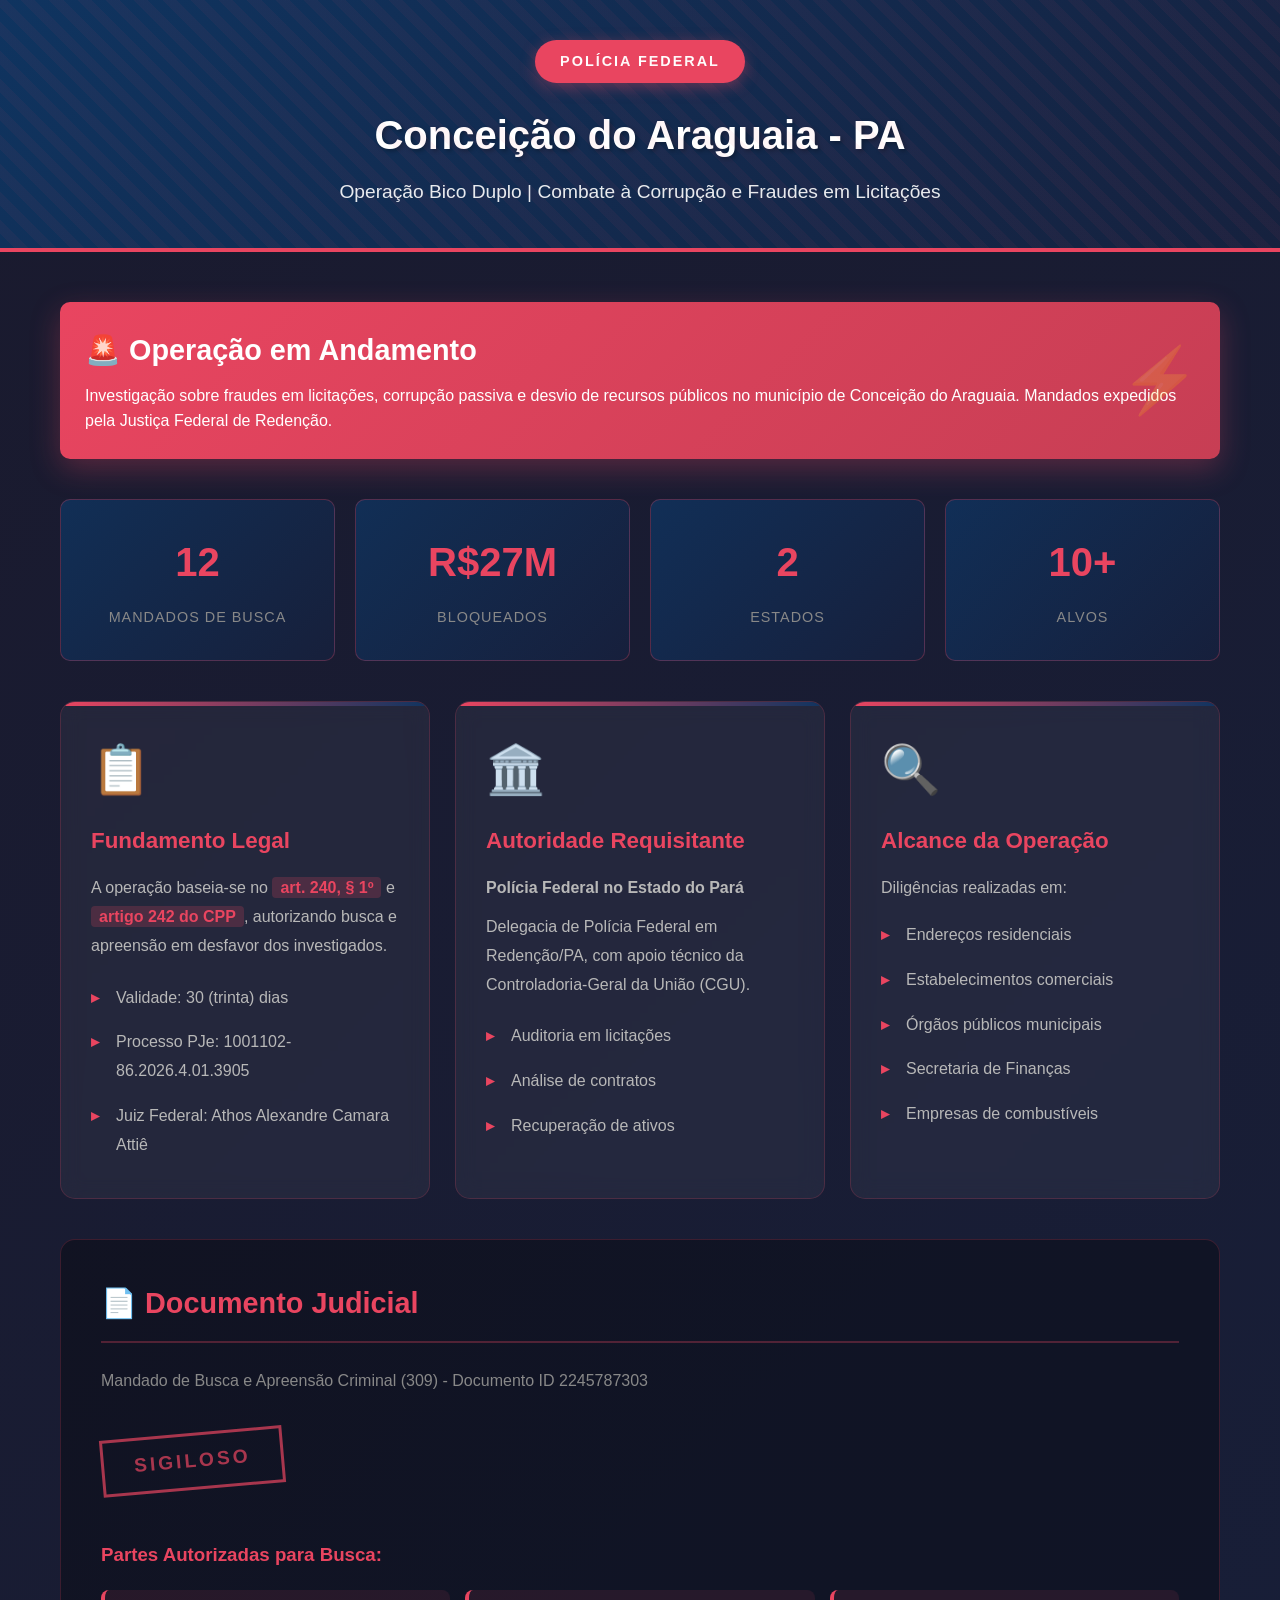
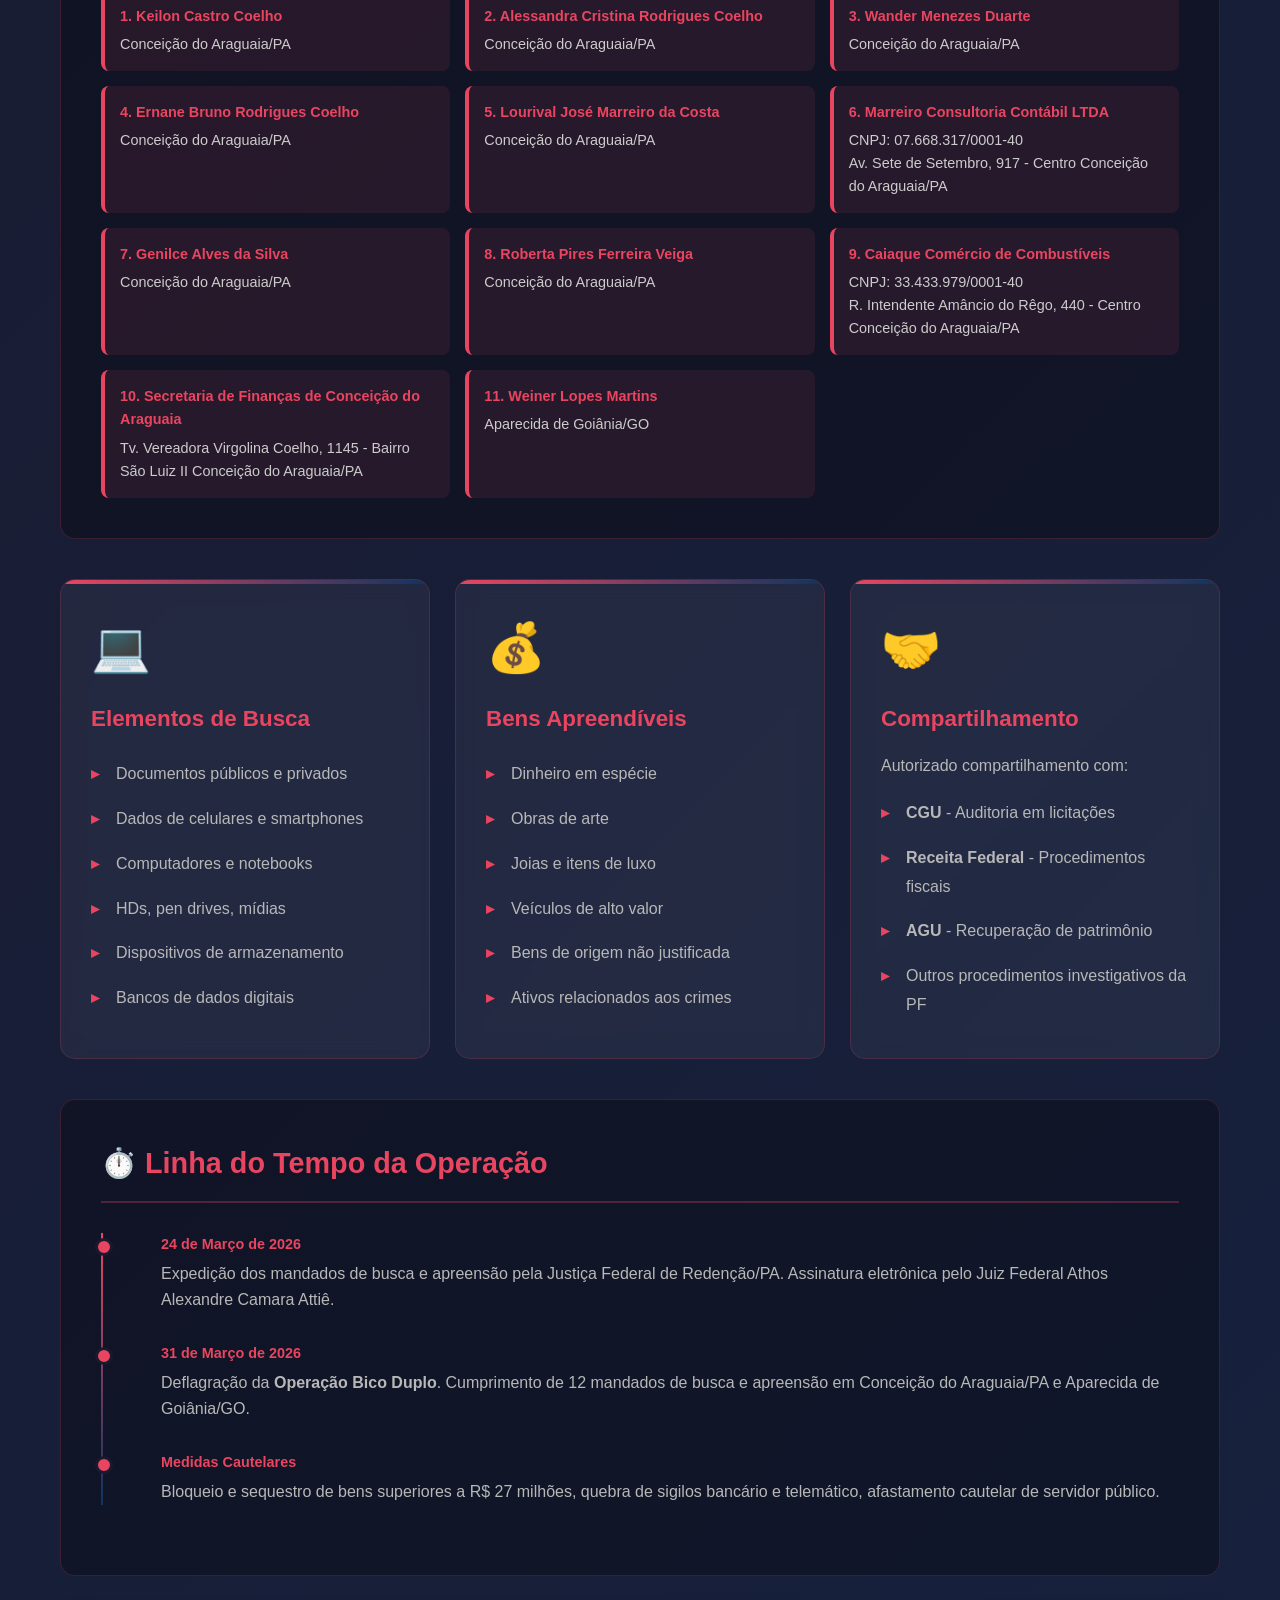
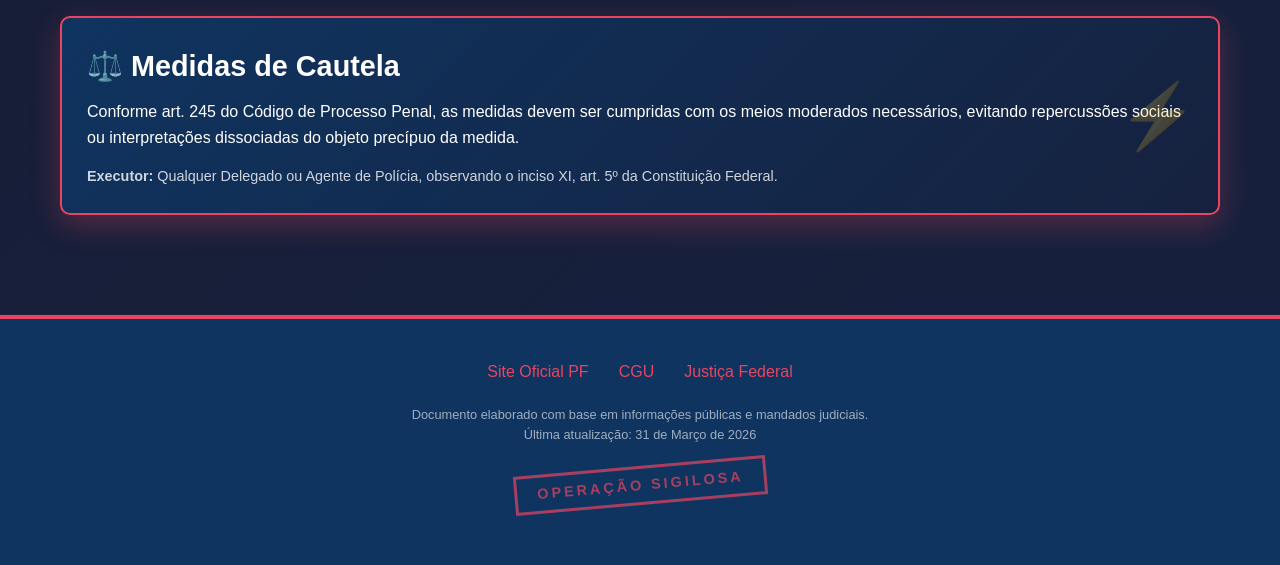
<file: PF-CDA.html>
<!DOCTYPE html>
<html lang="pt-BR">
<head>
    <meta charset="UTF-8">
    <meta name="viewport" content="width=device-width, initial-scale=1.0">
    <title>Polícia Federal em Conceição do Araguaia | Operação Bico Duplo</title>
    <style>
        * {
            margin: 0;
            padding: 0;
            box-sizing: border-box;
        }

        body {
            font-family: 'Segoe UI', Tahoma, Geneva, Verdana, sans-serif;
            background: linear-gradient(135deg, #1a1a2e 0%, #16213e 100%);
            color: #e94560;
            line-height: 1.6;
            min-height: 100vh;
        }

        .container {
            max-width: 1200px;
            margin: 0 auto;
            padding: 20px;
        }

        header {
            background: linear-gradient(135deg, #0f3460 0%, #16213e 100%);
            color: white;
            padding: 40px 20px;
            text-align: center;
            border-bottom: 4px solid #e94560;
            position: relative;
            overflow: hidden;
        }

        header::before {
            content: '';
            position: absolute;
            top: 0;
            left: 0;
            right: 0;
            bottom: 0;
            background: repeating-linear-gradient(
                45deg,
                transparent,
                transparent 10px,
                rgba(233, 69, 96, 0.05) 10px,
                rgba(233, 69, 96, 0.05) 20px
            );
            pointer-events: none;
        }

        .pf-badge {
            display: inline-block;
            background: #e94560;
            color: white;
            padding: 10px 25px;
            border-radius: 25px;
            font-weight: bold;
            font-size: 0.9rem;
            margin-bottom: 20px;
            text-transform: uppercase;
            letter-spacing: 2px;
            box-shadow: 0 4px 15px rgba(233, 69, 96, 0.4);
        }

        h1 {
            font-size: 2.5rem;
            margin-bottom: 10px;
            text-shadow: 2px 2px 4px rgba(0,0,0,0.3);
        }

        .subtitle {
            font-size: 1.2rem;
            opacity: 0.9;
            font-weight: 300;
        }

        .operation-alert {
            background: linear-gradient(135deg, #e94560 0%, #c73e54 100%);
            color: white;
            padding: 25px;
            margin: 30px 0;
            border-radius: 10px;
            box-shadow: 0 10px 30px rgba(233, 69, 96, 0.3);
            position: relative;
            overflow: hidden;
        }

        .operation-alert::after {
            content: '⚡';
            position: absolute;
            right: 20px;
            top: 50%;
            transform: translateY(-50%);
            font-size: 4rem;
            opacity: 0.2;
        }

        .operation-alert h2 {
            margin-bottom: 10px;
            font-size: 1.8rem;
        }

        .grid {
            display: grid;
            grid-template-columns: repeat(auto-fit, minmax(300px, 1fr));
            gap: 25px;
            margin: 30px 0;
        }

        .card {
            background: rgba(255, 255, 255, 0.05);
            backdrop-filter: blur(10px);
            border: 1px solid rgba(233, 69, 96, 0.2);
            border-radius: 15px;
            padding: 30px;
            transition: all 0.3s ease;
            position: relative;
            overflow: hidden;
        }

        .card::before {
            content: '';
            position: absolute;
            top: 0;
            left: 0;
            width: 100%;
            height: 4px;
            background: linear-gradient(90deg, #e94560, #0f3460);
        }

        .card:hover {
            transform: translateY(-5px);
            box-shadow: 0 15px 40px rgba(233, 69, 96, 0.2);
            border-color: rgba(233, 69, 96, 0.5);
        }

        .card-icon {
            font-size: 3rem;
            margin-bottom: 15px;
            display: block;
        }

        .card h3 {
            color: #e94560;
            margin-bottom: 15px;
            font-size: 1.4rem;
        }

        .card p, .card ul {
            color: #b8b8b8;
            line-height: 1.8;
        }

        .card ul {
            list-style: none;
            padding-left: 0;
        }

        .card ul li {
            padding: 8px 0;
            padding-left: 25px;
            position: relative;
        }

        .card ul li::before {
            content: '▸';
            position: absolute;
            left: 0;
            color: #e94560;
            font-weight: bold;
        }

        .stats-container {
            display: grid;
            grid-template-columns: repeat(auto-fit, minmax(200px, 1fr));
            gap: 20px;
            margin: 40px 0;
        }

        .stat-box {
            background: linear-gradient(135deg, rgba(15, 52, 96, 0.8) 0%, rgba(22, 33, 62, 0.8) 100%);
            padding: 30px;
            border-radius: 10px;
            text-align: center;
            border: 1px solid rgba(233, 69, 96, 0.3);
            transition: transform 0.3s ease;
        }

        .stat-box:hover {
            transform: scale(1.05);
        }

        .stat-number {
            font-size: 2.5rem;
            font-weight: bold;
            color: #e94560;
            display: block;
            margin-bottom: 10px;
        }

        .stat-label {
            color: #888;
            font-size: 0.9rem;
            text-transform: uppercase;
            letter-spacing: 1px;
        }

        .document-section {
            background: rgba(0, 0, 0, 0.3);
            border-radius: 15px;
            padding: 40px;
            margin: 40px 0;
            border: 1px solid rgba(233, 69, 96, 0.2);
        }

        .document-section h2 {
            color: #e94560;
            margin-bottom: 25px;
            font-size: 1.8rem;
            border-bottom: 2px solid rgba(233, 69, 96, 0.3);
            padding-bottom: 15px;
        }

        .target-list {
            display: grid;
            grid-template-columns: repeat(auto-fill, minmax(280px, 1fr));
            gap: 15px;
            margin-top: 20px;
        }

        .target-item {
            background: rgba(233, 69, 96, 0.1);
            padding: 15px;
            border-radius: 8px;
            border-left: 4px solid #e94560;
            font-size: 0.9rem;
            color: #ccc;
        }

        .target-item strong {
            color: #e94560;
            display: block;
            margin-bottom: 5px;
        }

        .timeline {
            position: relative;
            padding-left: 30px;
            margin: 30px 0;
        }

        .timeline::before {
            content: '';
            position: absolute;
            left: 0;
            top: 0;
            bottom: 0;
            width: 2px;
            background: linear-gradient(to bottom, #e94560, #0f3460);
        }

        .timeline-item {
            position: relative;
            margin-bottom: 30px;
            padding-left: 30px;
        }

        .timeline-item::before {
            content: '';
            position: absolute;
            left: -36px;
            top: 5px;
            width: 12px;
            height: 12px;
            background: #e94560;
            border-radius: 50%;
            border: 3px solid #1a1a2e;
        }

        .timeline-date {
            color: #e94560;
            font-weight: bold;
            font-size: 0.9rem;
            margin-bottom: 5px;
        }

        .timeline-content {
            color: #b8b8b8;
        }

        footer {
            background: #0f3460;
            color: white;
            text-align: center;
            padding: 40px 20px;
            margin-top: 50px;
            border-top: 4px solid #e94560;
        }

        .footer-links {
            display: flex;
            justify-content: center;
            gap: 30px;
            margin-bottom: 20px;
            flex-wrap: wrap;
        }

        .footer-links a {
            color: #e94560;
            text-decoration: none;
            transition: color 0.3s;
        }

        .footer-links a:hover {
            color: white;
        }

        .classified-stamp {
            display: inline-block;
            border: 3px solid #e94560;
            color: #e94560;
            padding: 10px 30px;
            font-weight: bold;
            text-transform: uppercase;
            letter-spacing: 3px;
            transform: rotate(-5deg);
            margin: 20px 0;
            opacity: 0.7;
            font-size: 1.2rem;
        }

        @media (max-width: 768px) {
            h1 {
                font-size: 1.8rem;
            }
            
            .grid {
                grid-template-columns: 1fr;
            }
            
            .operation-alert::after {
                display: none;
            }
        }

        .pulse {
            animation: pulse 2s infinite;
        }

        @keyframes pulse {
            0% { opacity: 1; }
            50% { opacity: 0.5; }
            100% { opacity: 1; }
        }

        .highlight {
            background: rgba(233, 69, 96, 0.2);
            padding: 2px 8px;
            border-radius: 4px;
            color: #e94560;
            font-weight: bold;
        }
    </style>
<base target="_blank">
</head>
<body>

<header>
    <div class="pf-badge">Polícia Federal</div>
    <h1>Conceição do Araguaia - PA</h1>
    <p class="subtitle">Operação Bico Duplo | Combate à Corrupção e Fraudes em Licitações</p>
</header>

<div class="container">

    <div class="operation-alert">
        <h2>🚨 Operação em Andamento</h2>
        <p>Investigação sobre fraudes em licitações, corrupção passiva e desvio de recursos públicos no município de Conceição do Araguaia. Mandados expedidos pela Justiça Federal de Redenção.</p>
    </div>

    <div class="stats-container">
        <div class="stat-box">
            <span class="stat-number">12</span>
            <span class="stat-label">Mandados de Busca</span>
        </div>
        <div class="stat-box">
            <span class="stat-number">R$27M</span>
            <span class="stat-label">Bloqueados</span>
        </div>
        <div class="stat-box">
            <span class="stat-number">2</span>
            <span class="stat-label">Estados</span>
        </div>
        <div class="stat-box">
            <span class="stat-number">10+</span>
            <span class="stat-label">Alvos</span>
        </div>
    </div>

    <div class="grid">
        <div class="card">
            <span class="card-icon">📋</span>
            <h3>Fundamento Legal</h3>
            <p>A operação baseia-se no <span class="highlight">art. 240, § 1º</span> e <span class="highlight">artigo 242 do CPP</span>, autorizando busca e apreensão em desfavor dos investigados.</p>
            <ul style="margin-top: 15px;">
                <li>Validade: 30 (trinta) dias</li>
                <li>Processo PJe: 1001102-86.2026.4.01.3905</li>
                <li>Juiz Federal: Athos Alexandre Camara Attiê</li>
            </ul>
        </div>

        <div class="card">
            <span class="card-icon">🏛️</span>
            <h3>Autoridade Requisitante</h3>
            <p><strong>Polícia Federal no Estado do Pará</strong></p>
            <p style="margin-top: 10px;">Delegacia de Polícia Federal em Redenção/PA, com apoio técnico da Controladoria-Geral da União (CGU).</p>
            <ul style="margin-top: 15px;">
                <li>Auditoria em licitações</li>
                <li>Análise de contratos</li>
                <li>Recuperação de ativos</li>
            </ul>
        </div>

        <div class="card">
            <span class="card-icon">🔍</span>
            <h3>Alcance da Operação</h3>
            <p>Diligências realizadas em:</p>
            <ul style="margin-top: 10px;">
                <li>Endereços residenciais</li>
                <li>Estabelecimentos comerciais</li>
                <li>Órgãos públicos municipais</li>
                <li>Secretaria de Finanças</li>
                <li>Empresas de combustíveis</li>
            </ul>
        </div>
    </div>

    <div class="document-section">
        <h2>📄 Documento Judicial</h2>
        <p style="color: #888; margin-bottom: 20px;">Mandado de Busca e Apreensão Criminal (309) - Documento ID 2245787303</p>
        
        <div class="classified-stamp">SIGILOSO</div>

        <h3 style="color: #e94560; margin: 30px 0 20px 0;">Partes Autorizadas para Busca:</h3>
        
        <div class="target-list">
            <div class="target-item">
                <strong>1. Keilon Castro Coelho</strong>
                Conceição do Araguaia/PA
            </div>
            
            <div class="target-item">
                <strong>2. Alessandra Cristina Rodrigues Coelho</strong>
                Conceição do Araguaia/PA
            </div>
            
            <div class="target-item">
                <strong>3. Wander Menezes Duarte</strong>
                Conceição do Araguaia/PA
            </div>
            
            <div class="target-item">
                <strong>4. Ernane Bruno Rodrigues Coelho</strong>
                Conceição do Araguaia/PA
            </div>
            
            <div class="target-item">
                <strong>5. Lourival José Marreiro da Costa</strong>
                Conceição do Araguaia/PA
            </div>
            
            <div class="target-item">
                <strong>6. Marreiro Consultoria Contábil LTDA</strong>
                CNPJ: 07.668.317/0001-40<br>
                Av. Sete de Setembro, 917 - Centro
                Conceição do Araguaia/PA
            </div>
            
            <div class="target-item">
                <strong>7. Genilce Alves da Silva</strong>
                Conceição do Araguaia/PA
            </div>
            
            <div class="target-item">
                <strong>8. Roberta Pires Ferreira Veiga</strong>
                Conceição do Araguaia/PA
            </div>
            
            <div class="target-item">
                <strong>9. Caiaque Comércio de Combustíveis</strong>
                CNPJ: 33.433.979/0001-40<br>
                R. Intendente Amâncio do Rêgo, 440 - Centro
                Conceição do Araguaia/PA
            </div>
            
            <div class="target-item">
                <strong>10. Secretaria de Finanças de Conceição do Araguaia</strong>
                Tv. Vereadora Virgolina Coelho, 1145 - Bairro São Luiz II
                Conceição do Araguaia/PA
            </div>
            
            <div class="target-item">
                <strong>11. Weiner Lopes Martins</strong>
                Aparecida de Goiânia/GO
            </div>
        </div>
    </div>

    <div class="grid">
        <div class="card">
            <span class="card-icon">💻</span>
            <h3>Elementos de Busca</h3>
            <ul>
                <li>Documentos públicos e privados</li>
                <li>Dados de celulares e smartphones</li>
                <li>Computadores e notebooks</li>
                <li>HDs, pen drives, mídias</li>
                <li>Dispositivos de armazenamento</li>
                <li>Bancos de dados digitais</li>
            </ul>
        </div>

        <div class="card">
            <span class="card-icon">💰</span>
            <h3>Bens Apreendíveis</h3>
            <ul>
                <li>Dinheiro em espécie</li>
                <li>Obras de arte</li>
                <li>Joias e itens de luxo</li>
                <li>Veículos de alto valor</li>
                <li>Bens de origem não justificada</li>
                <li>Ativos relacionados aos crimes</li>
            </ul>
        </div>

        <div class="card">
            <span class="card-icon">🤝</span>
            <h3>Compartilhamento</h3>
            <p>Autorizado compartilhamento com:</p>
            <ul style="margin-top: 10px;">
                <li><strong>CGU</strong> - Auditoria em licitações</li>
                <li><strong>Receita Federal</strong> - Procedimentos fiscais</li>
                <li><strong>AGU</strong> - Recuperação de patrimônio</li>
                <li>Outros procedimentos investigativos da PF</li>
            </ul>
        </div>
    </div>

    <div class="document-section">
        <h2>⏱️ Linha do Tempo da Operação</h2>
        
        <div class="timeline">
            <div class="timeline-item">
                <div class="timeline-date">24 de Março de 2026</div>
                <div class="timeline-content">
                    Expedição dos mandados de busca e apreensão pela Justiça Federal de Redenção/PA. Assinatura eletrônica pelo Juiz Federal Athos Alexandre Camara Attiê.
                </div>
            </div>
            
            <div class="timeline-item">
                <div class="timeline-date">31 de Março de 2026</div>
                <div class="timeline-content">
                    Deflagração da <strong>Operação Bico Duplo</strong>. Cumprimento de 12 mandados de busca e apreensão em Conceição do Araguaia/PA e Aparecida de Goiânia/GO.
                </div>
            </div>
            
            <div class="timeline-item">
                <div class="timeline-date">Medidas Cautelares</div>
                <div class="timeline-content">
                    Bloqueio e sequestro de bens superiores a R$ 27 milhões, quebra de sigilos bancário e telemático, afastamento cautelar de servidor público.
                </div>
            </div>
        </div>
    </div>

    <div class="operation-alert" style="background: linear-gradient(135deg, #0f3460 0%, #16213e 100%); border: 2px solid #e94560;">
        <h2>⚖️ Medidas de Cautela</h2>
        <p>Conforme art. 245 do Código de Processo Penal, as medidas devem ser cumpridas com os meios moderados necessários, evitando repercussões sociais ou interpretações dissociadas do objeto precípuo da medida.</p>
        <p style="margin-top: 15px; font-size: 0.9rem; opacity: 0.8;">
            <strong>Executor:</strong> Qualquer Delegado ou Agente de Polícia, observando o inciso XI, art. 5º da Constituição Federal.
        </p>
    </div>

</div>

<footer>
    <div class="footer-links">
        <a href="https://www.gov.br/pf/pt-br" target="_blank">Site Oficial PF</a>
        <a href="https://www.gov.br/cgu/pt-br" target="_blank">CGU</a>
        <a href="https://portal.trf1.jus.br/" target="_blank">Justiça Federal</a>
    </div>
    <p style="font-size: 0.8rem; opacity: 0.6;">
        Documento elaborado com base em informações públicas e mandados judiciais.<br>
        Última atualização: 31 de Março de 2026
    </p>
    <div class="classified-stamp" style="margin-top: 20px; font-size: 0.9rem; padding: 5px 20px;">
        Operação Sigilosa
    </div>
</footer>

</body>
</html>
</file>
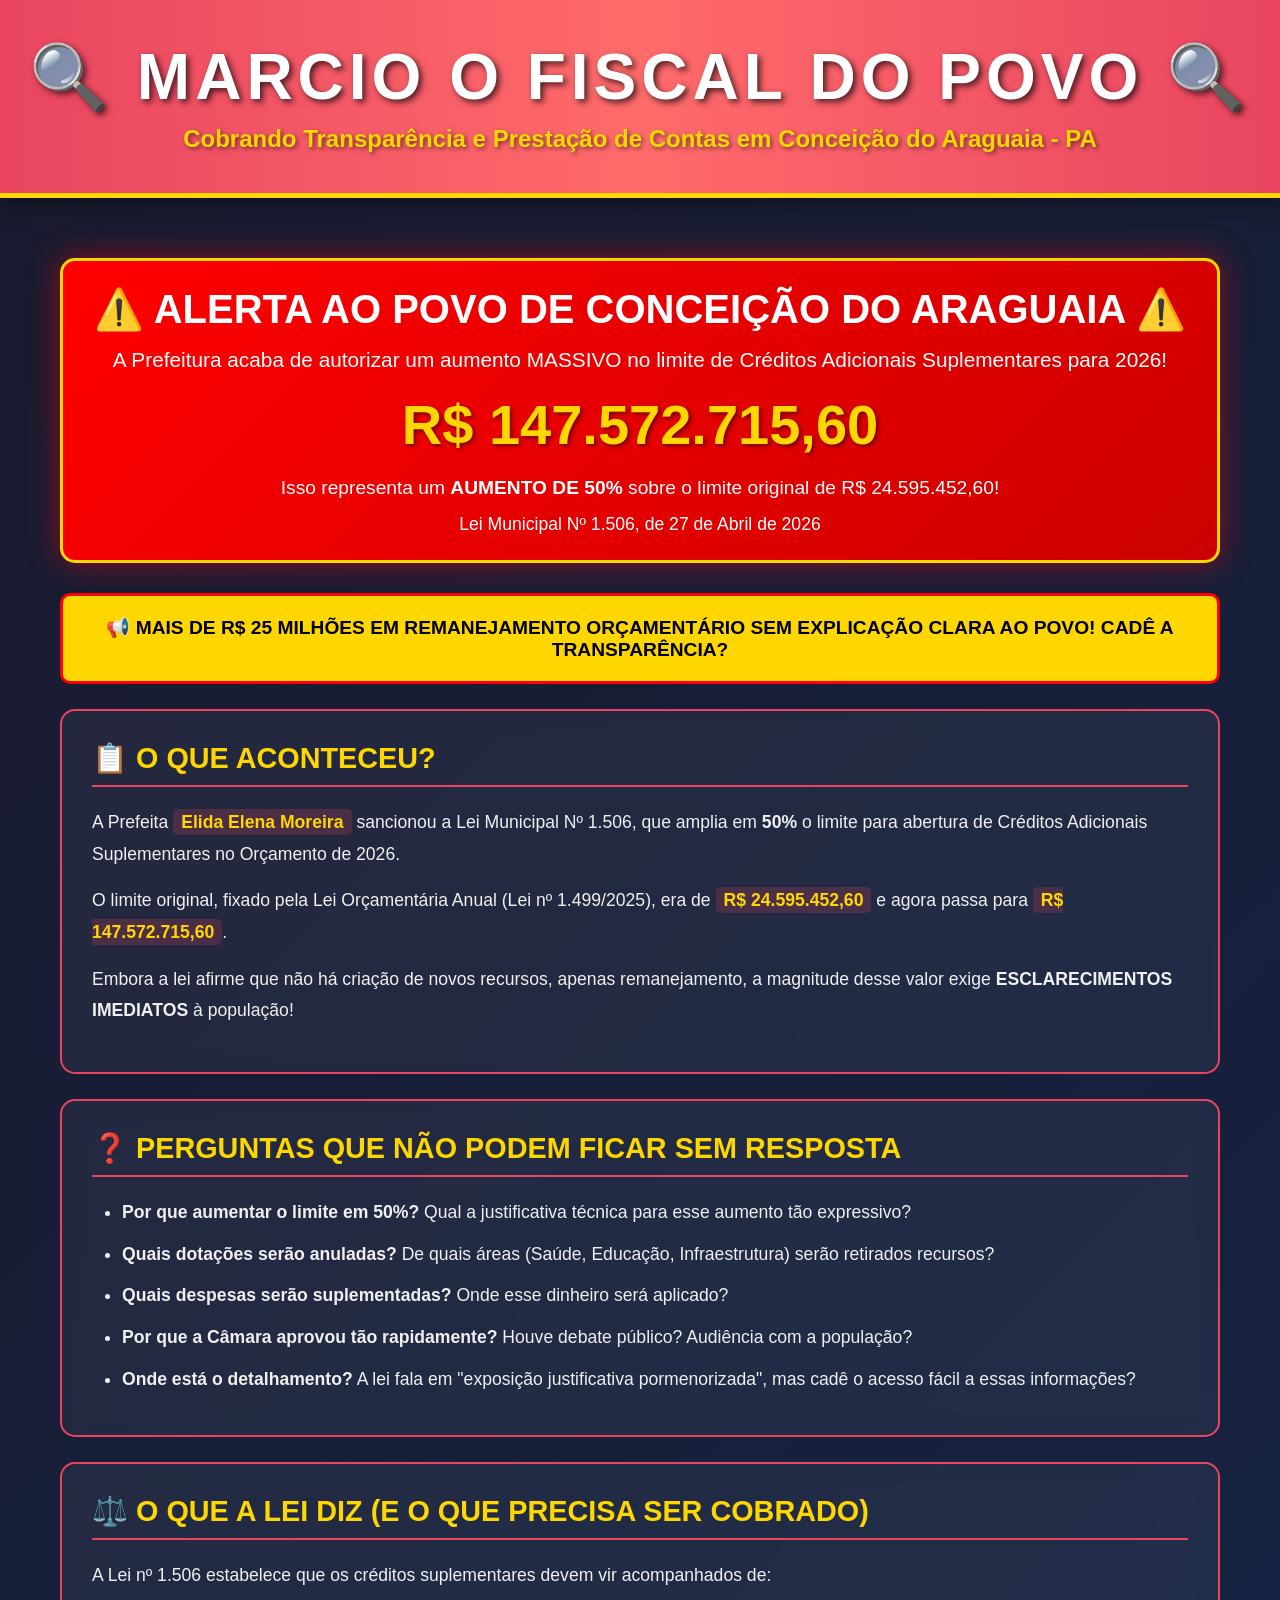
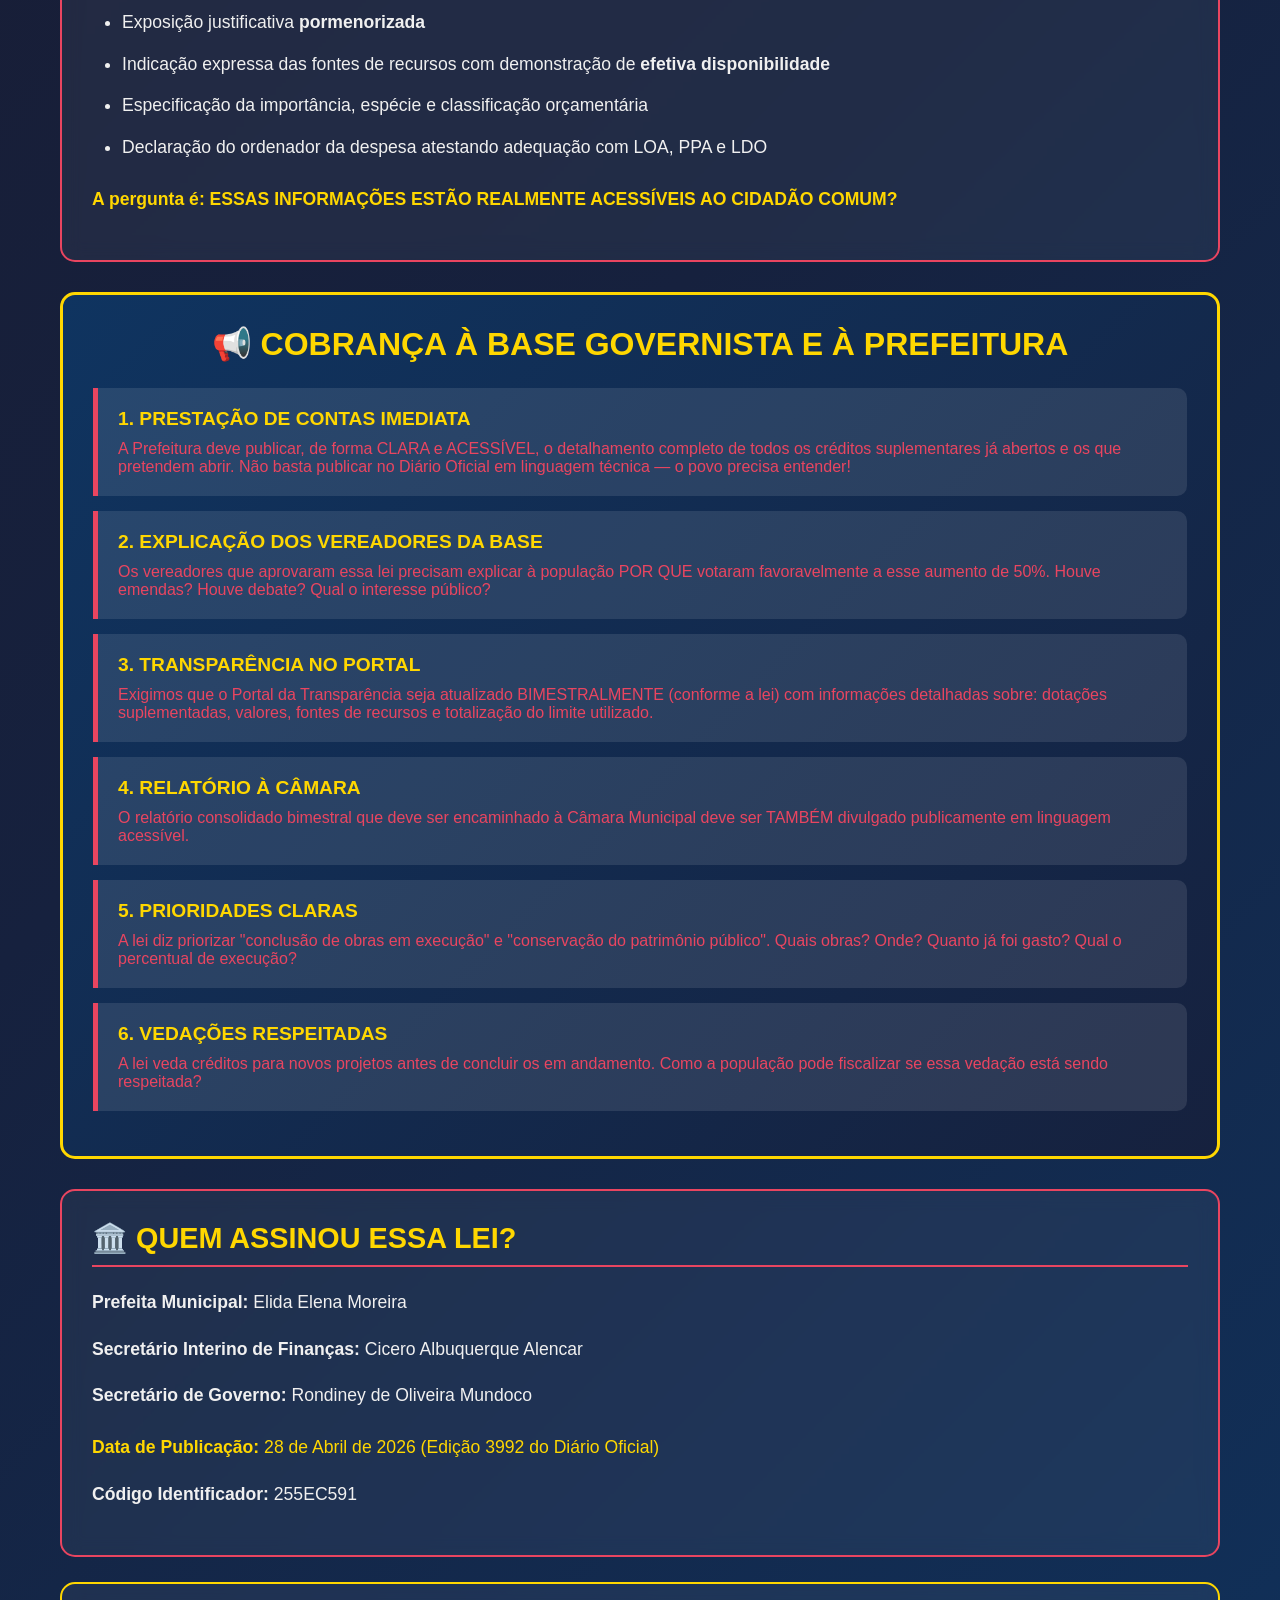
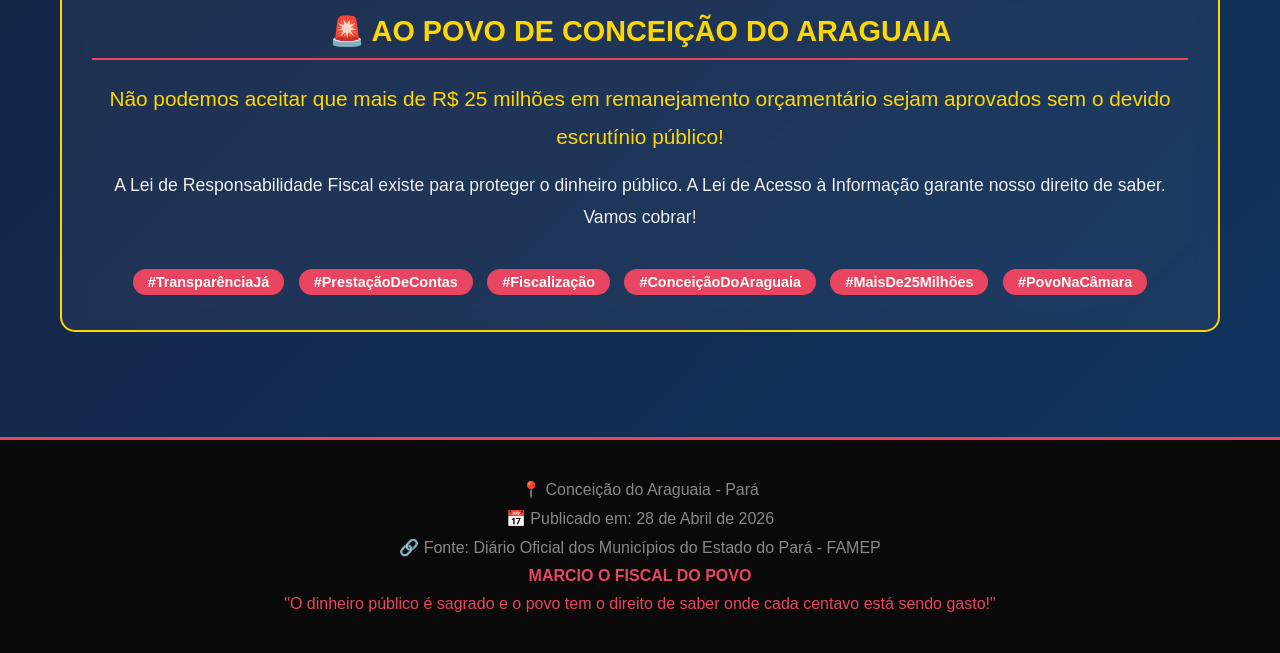
<file: materias/25m.html>
<!DOCTYPE html>
<html lang="pt-BR">
<head>
    <meta charset="UTF-8">
    <meta name="viewport" content="width=device-width, initial-scale=1.0">
    <title>MARCIO O FISCAL DO POVO - Mais de R$ 25 Milhões em Créditos Suplementares</title>
    <style>
        * {
            margin: 0;
            padding: 0;
            box-sizing: border-box;
        }

        body {
            font-family: 'Segoe UI', Tahoma, Geneva, Verdana, sans-serif;
            background: linear-gradient(135deg, #1a1a2e 0%, #16213e 50%, #0f3460 100%);
            color: #e94560;
            min-height: 100vh;
        }

        .header {
            background: linear-gradient(90deg, #e94560 0%, #ff6b6b 50%, #e94560 100%);
            color: white;
            text-align: center;
            padding: 40px 20px;
            border-bottom: 5px solid #ffd700;
            box-shadow: 0 4px 20px rgba(0,0,0,0.5);
        }

        .header h1 {
            font-size: 4rem;
            font-weight: 900;
            text-transform: uppercase;
            letter-spacing: 5px;
            text-shadow: 3px 3px 6px rgba(0,0,0,0.7);
            margin-bottom: 10px;
            animation: pulse 2s infinite;
        }

        .header .subtitle {
            font-size: 1.5rem;
            color: #ffd700;
            font-weight: bold;
            text-shadow: 2px 2px 4px rgba(0,0,0,0.5);
        }

        @keyframes pulse {
            0%, 100% { transform: scale(1); }
            50% { transform: scale(1.02); }
        }

        .container {
            max-width: 1200px;
            margin: 0 auto;
            padding: 30px 20px;
        }

        .alert-box {
            background: linear-gradient(135deg, #ff0000 0%, #cc0000 100%);
            color: white;
            padding: 25px;
            border-radius: 15px;
            margin: 30px 0;
            border: 3px solid #ffd700;
            box-shadow: 0 0 30px rgba(255, 0, 0, 0.5);
            text-align: center;
        }

        .alert-box h2 {
            font-size: 2.5rem;
            margin-bottom: 15px;
            text-transform: uppercase;
        }

        .alert-box .amount {
            font-size: 3.5rem;
            font-weight: 900;
            color: #ffd700;
            text-shadow: 2px 2px 4px rgba(0,0,0,0.5);
            margin: 20px 0;
        }

        .content-section {
            background: rgba(255, 255, 255, 0.05);
            border: 2px solid #e94560;
            border-radius: 15px;
            padding: 30px;
            margin: 25px 0;
            backdrop-filter: blur(10px);
        }

        .content-section h3 {
            color: #ffd700;
            font-size: 1.8rem;
            margin-bottom: 20px;
            border-bottom: 2px solid #e94560;
            padding-bottom: 10px;
            text-transform: uppercase;
        }

        .content-section p, .content-section li {
            color: #f0f0f0;
            font-size: 1.1rem;
            line-height: 1.8;
            margin-bottom: 15px;
        }

        .content-section ul {
            margin-left: 30px;
        }

        .content-section li {
            margin-bottom: 10px;
        }

        .highlight {
            background: rgba(233, 69, 96, 0.2);
            padding: 3px 8px;
            border-radius: 5px;
            color: #ffd700;
            font-weight: bold;
        }

        .demands {
            background: linear-gradient(135deg, #0f3460 0%, #16213e 100%);
            border: 3px solid #ffd700;
            border-radius: 15px;
            padding: 30px;
            margin: 30px 0;
        }

        .demands h3 {
            color: #ffd700;
            font-size: 2rem;
            text-align: center;
            margin-bottom: 25px;
            text-transform: uppercase;
        }

        .demand-item {
            background: rgba(255, 255, 255, 0.1);
            border-left: 5px solid #e94560;
            padding: 20px;
            margin: 15px 0;
            border-radius: 0 10px 10px 0;
            transition: transform 0.3s;
        }

        .demand-item:hover {
            transform: translateX(10px);
            background: rgba(233, 69, 96, 0.2);
        }

        .demand-item strong {
            color: #ffd700;
            font-size: 1.2rem;
            display: block;
            margin-bottom: 10px;
        }

        .footer {
            background: #0a0a0a;
            color: #888;
            text-align: center;
            padding: 30px;
            margin-top: 50px;
            border-top: 3px solid #e94560;
        }

        .footer p {
            font-size: 1rem;
            margin: 10px 0;
        }

        .signature {
            font-size: 1.5rem;
            color: #e94560;
            font-weight: bold;
            margin-top: 20px;
        }

        .tag {
            display: inline-block;
            background: #e94560;
            color: white;
            padding: 5px 15px;
            border-radius: 20px;
            font-size: 0.9rem;
            margin: 5px;
            font-weight: bold;
        }

        .warning {
            background: #ffd700;
            color: #000;
            padding: 20px;
            border-radius: 10px;
            text-align: center;
            font-weight: bold;
            font-size: 1.2rem;
            margin: 20px 0;
            border: 3px solid #ff0000;
        }

        @media (max-width: 768px) {
            .header h1 {
                font-size: 2.5rem;
            }
            .alert-box .amount {
                font-size: 2.5rem;
            }
        }
    </style>
<base target="_blank">
</head>
<body>

    <div class="header">
        <h1>🔍 MARCIO O FISCAL DO POVO 🔍</h1>
        <div class="subtitle">Cobrando Transparência e Prestação de Contas em Conceição do Araguaia - PA</div>
    </div>

    <div class="container">

        <div class="alert-box">
            <h2>⚠️ ALERTA AO POVO DE CONCEIÇÃO DO ARAGUAIA ⚠️</h2>
            <p style="font-size: 1.3rem;">A Prefeitura acaba de autorizar um aumento MASSIVO no limite de Créditos Adicionais Suplementares para 2026!</p>
            <div class="amount">R$ 147.572.715,60</div>
            <p style="font-size: 1.2rem;">Isso representa um <strong>AUMENTO DE 50%</strong> sobre o limite original de R$ 24.595.452,60!</p>
            <p style="font-size: 1.1rem; margin-top: 15px;">Lei Municipal Nº 1.506, de 27 de Abril de 2026</p>
        </div>

        <div class="warning">
            📢 MAIS DE R$ 25 MILHÕES EM REMANEJAMENTO ORÇAMENTÁRIO SEM EXPLICAÇÃO CLARA AO POVO! CADÊ A TRANSPARÊNCIA?
        </div>

        <div class="content-section">
            <h3>📋 O QUE ACONTECEU?</h3>
            <p>A Prefeita <span class="highlight">Elida Elena Moreira</span> sancionou a Lei Municipal Nº 1.506, que amplia em <strong>50%</strong> o limite para abertura de Créditos Adicionais Suplementares no Orçamento de 2026.</p>
            
            <p>O limite original, fixado pela Lei Orçamentária Anual (Lei nº 1.499/2025), era de <span class="highlight">R$ 24.595.452,60</span> e agora passa para <span class="highlight">R$ 147.572.715,60</span>.</p>
            
            <p>Embora a lei afirme que não há criação de novos recursos, apenas remanejamento, a magnitude desse valor exige <strong>ESCLARECIMENTOS IMEDIATOS</strong> à população!</p>
        </div>

        <div class="content-section">
            <h3>❓ PERGUNTAS QUE NÃO PODEM FICAR SEM RESPOSTA</h3>
            <ul>
                <li><strong>Por que aumentar o limite em 50%?</strong> Qual a justificativa técnica para esse aumento tão expressivo?</li>
                <li><strong>Quais dotações serão anuladas?</strong> De quais áreas (Saúde, Educação, Infraestrutura) serão retirados recursos?</li>
                <li><strong>Quais despesas serão suplementadas?</strong> Onde esse dinheiro será aplicado?</li>
                <li><strong>Por que a Câmara aprovou tão rapidamente?</strong> Houve debate público? Audiência com a população?</li>
                <li><strong>Onde está o detalhamento?</strong> A lei fala em "exposição justificativa pormenorizada", mas cadê o acesso fácil a essas informações?</li>
            </ul>
        </div>

        <div class="content-section">
            <h3>⚖️ O QUE A LEI DIZ (E O QUE PRECISA SER COBRADO)</h3>
            <p>A Lei nº 1.506 estabelece que os créditos suplementares devem vir acompanhados de:</p>
            <ul>
                <li>Exposição justificativa <strong>pormenorizada</strong></li>
                <li>Indicação expressa das fontes de recursos com demonstração de <strong>efetiva disponibilidade</strong></li>
                <li>Especificação da importância, espécie e classificação orçamentária</li>
                <li>Declaração do ordenador da despesa atestando adequação com LOA, PPA e LDO</li>
            </ul>
            <p style="margin-top: 20px; color: #ffd700; font-weight: bold;">A pergunta é: ESSAS INFORMAÇÕES ESTÃO REALMENTE ACESSÍVEIS AO CIDADÃO COMUM?</p>
        </div>

        <div class="demands">
            <h3>📢 COBRANÇA À BASE GOVERNISTA E À PREFEITURA</h3>
            
            <div class="demand-item">
                <strong>1. PRESTAÇÃO DE CONTAS IMEDIATA</strong>
                A Prefeitura deve publicar, de forma CLARA e ACESSÍVEL, o detalhamento completo de todos os créditos suplementares já abertos e os que pretendem abrir. Não basta publicar no Diário Oficial em linguagem técnica — o povo precisa entender!
            </div>

            <div class="demand-item">
                <strong>2. EXPLICAÇÃO DOS VEREADORES DA BASE</strong>
                Os vereadores que aprovaram essa lei precisam explicar à população POR QUE votaram favoravelmente a esse aumento de 50%. Houve emendas? Houve debate? Qual o interesse público?
            </div>

            <div class="demand-item">
                <strong>3. TRANSPARÊNCIA NO PORTAL</strong>
                Exigimos que o Portal da Transparência seja atualizado BIMESTRALMENTE (conforme a lei) com informações detalhadas sobre: dotações suplementadas, valores, fontes de recursos e totalização do limite utilizado.
            </div>

            <div class="demand-item">
                <strong>4. RELATÓRIO À CÂMARA</strong>
                O relatório consolidado bimestral que deve ser encaminhado à Câmara Municipal deve ser TAMBÉM divulgado publicamente em linguagem acessível.
            </div>

            <div class="demand-item">
                <strong>5. PRIORIDADES CLARAS</strong>
                A lei diz priorizar "conclusão de obras em execução" e "conservação do patrimônio público". Quais obras? Onde? Quanto já foi gasto? Qual o percentual de execução?
            </div>

            <div class="demand-item">
                <strong>6. VEDAÇÕES RESPEITADAS</strong>
                A lei veda créditos para novos projetos antes de concluir os em andamento. Como a população pode fiscalizar se essa vedação está sendo respeitada?
            </div>
        </div>

        <div class="content-section">
            <h3>🏛️ QUEM ASSINOU ESSA LEI?</h3>
            <p><strong>Prefeita Municipal:</strong> Elida Elena Moreira</p>
            <p><strong>Secretário Interino de Finanças:</strong> Cicero Albuquerque Alencar</p>
            <p><strong>Secretário de Governo:</strong> Rondiney de Oliveira Mundoco</p>
            <p style="margin-top: 20px; color: #ffd700;"><strong>Data de Publicação:</strong> 28 de Abril de 2026 (Edição 3992 do Diário Oficial)</p>
            <p><strong>Código Identificador:</strong> 255EC591</p>
        </div>

        <div class="content-section" style="text-align: center; border-color: #ffd700;">
            <h3>🚨 AO POVO DE CONCEIÇÃO DO ARAGUAIA</h3>
            <p style="font-size: 1.3rem; color: #ffd700;">Não podemos aceitar que mais de R$ 25 milhões em remanejamento orçamentário sejam aprovados sem o devido escrutínio público!</p>
            <p style="font-size: 1.1rem;">A Lei de Responsabilidade Fiscal existe para proteger o dinheiro público. A Lei de Acesso à Informação garante nosso direito de saber. Vamos cobrar!</p>
            <div style="margin-top: 30px;">
                <span class="tag">#TransparênciaJá</span>
                <span class="tag">#PrestaçãoDeContas</span>
                <span class="tag">#Fiscalização</span>
                <span class="tag">#ConceiçãoDoAraguaia</span>
                <span class="tag">#MaisDe25Milhões</span>
                <span class="tag">#PovoNaCâmara</span>
            </div>
        </div>

    </div>

    <div class="footer">
        <p>📍 Conceição do Araguaia - Pará</p>
        <p>📅 Publicado em: 28 de Abril de 2026</p>
        <p>🔗 Fonte: Diário Oficial dos Municípios do Estado do Pará - FAMEP</p>
        <p class="signature">MARCIO O FISCAL DO POVO</p>
        <p style="color: #e94560; margin-top: 10px;">"O dinheiro público é sagrado e o povo tem o direito de saber onde cada centavo está sendo gasto!"</p>
    </div>

</body>
</html>
</file>
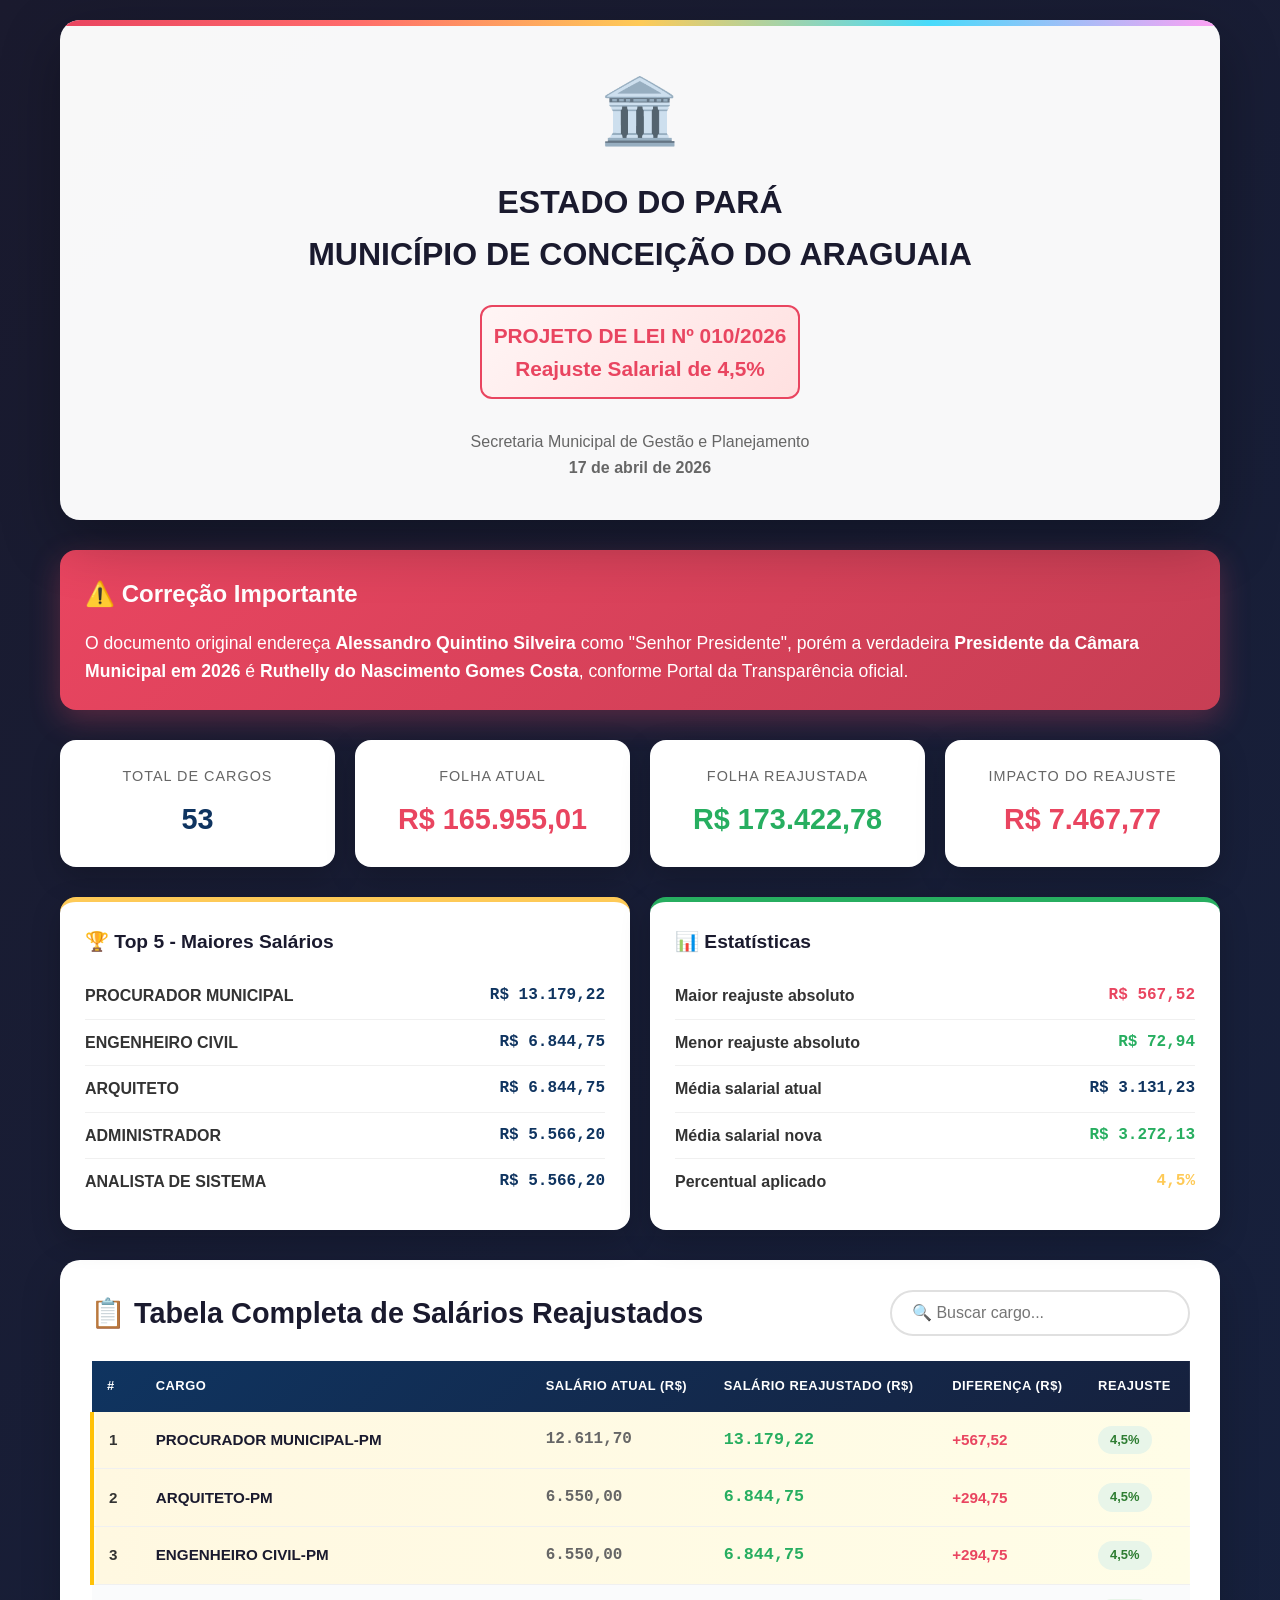
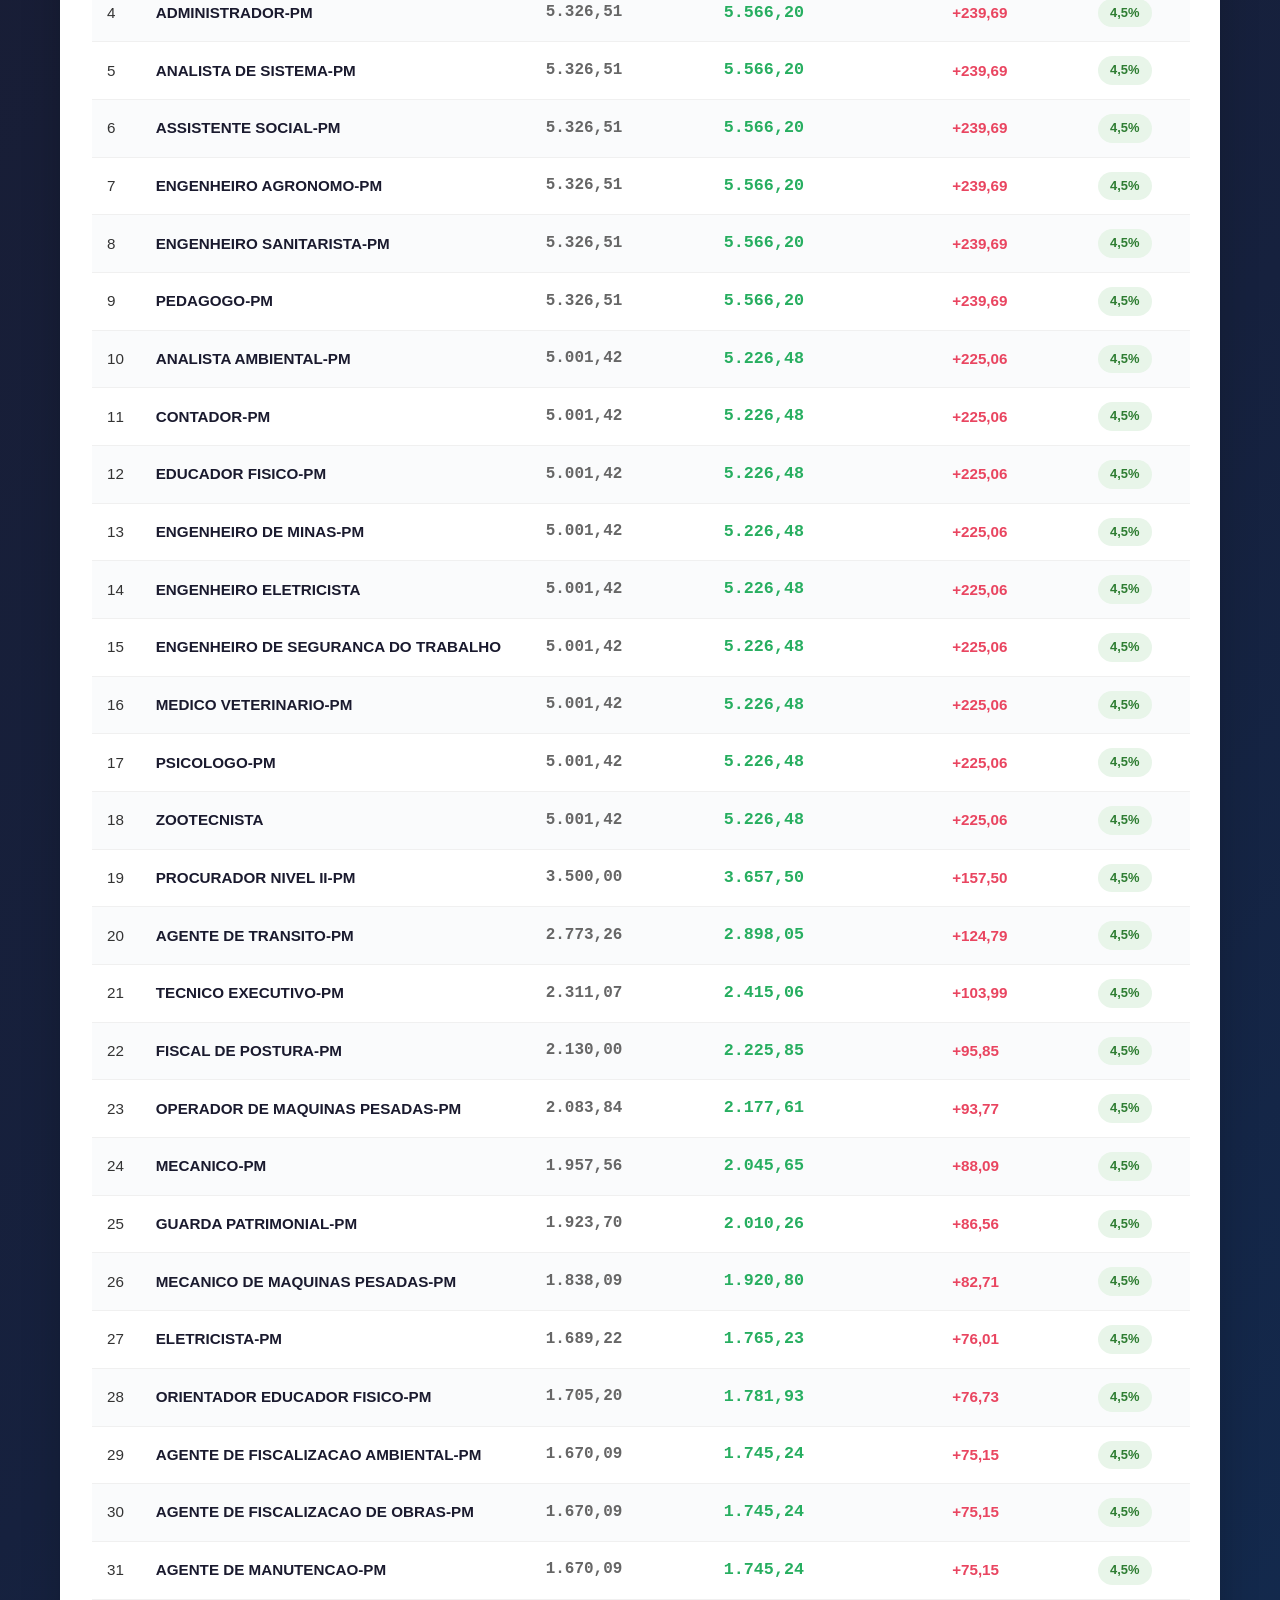
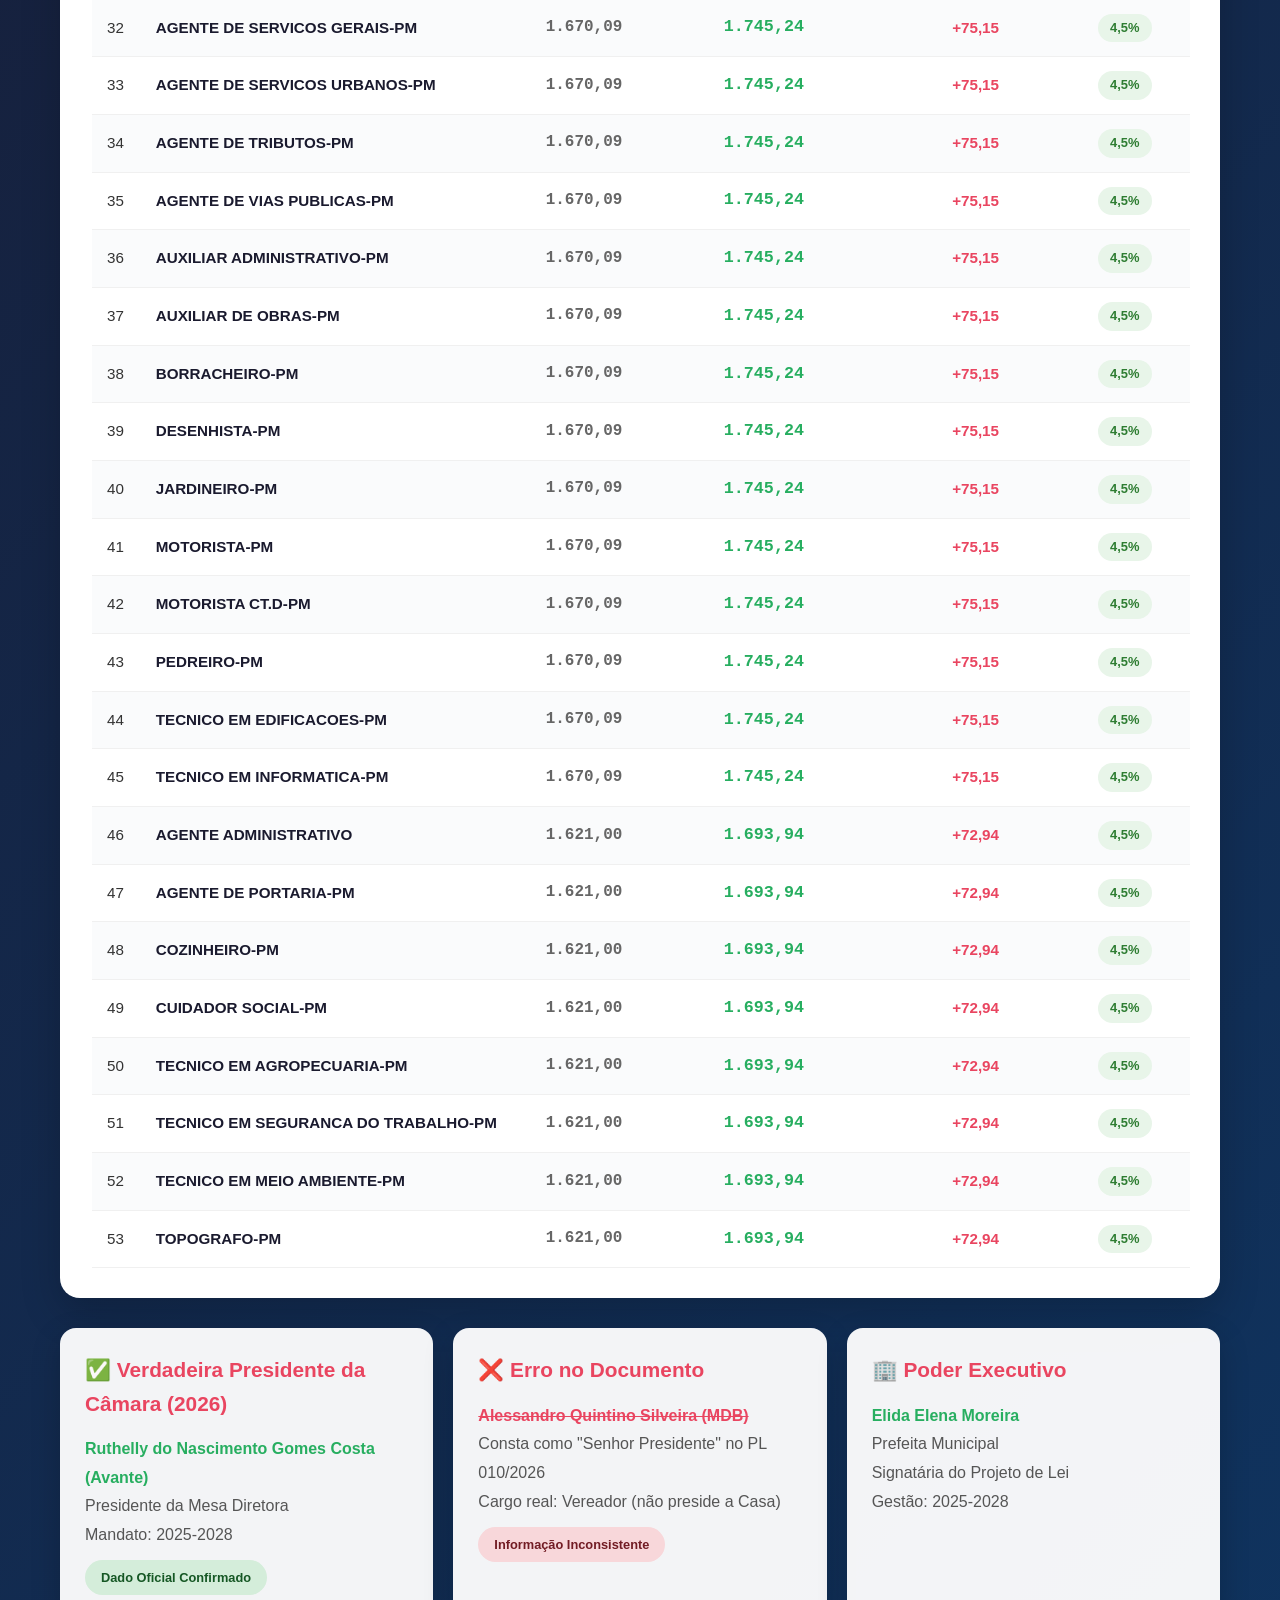
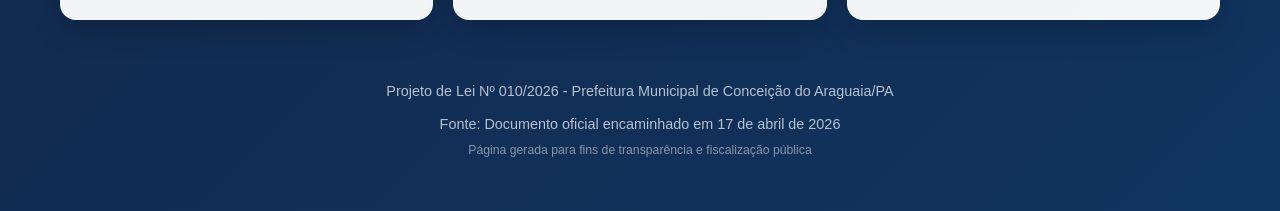
<file: materias/adm-reajuste-2026.html>
<!DOCTYPE html>
<html lang="pt-BR">
<head>
    <meta charset="UTF-8">
    <meta name="viewport" content="width=device-width, initial-scale=1.0">
    <title>PL 010/2026 - Reajuste Salarial - Conceição do Araguaia</title>
    <style>
        * {
            margin: 0;
            padding: 0;
            box-sizing: border-box;
        }

        body {
            font-family: 'Segoe UI', Tahoma, Geneva, Verdana, sans-serif;
            background: linear-gradient(135deg, #1a1a2e 0%, #16213e 50%, #0f3460 100%);
            min-height: 100vh;
            color: #333;
            line-height: 1.6;
        }

        .container {
            max-width: 1200px;
            margin: 0 auto;
            padding: 20px;
        }

        header {
            text-align: center;
            padding: 40px 20px;
            background: rgba(255, 255, 255, 0.97);
            border-radius: 20px;
            margin-bottom: 30px;
            box-shadow: 0 20px 60px rgba(0,0,0,0.3);
            position: relative;
            overflow: hidden;
        }

        header::before {
            content: '';
            position: absolute;
            top: 0;
            left: 0;
            right: 0;
            height: 6px;
            background: linear-gradient(90deg, #e94560, #ff6b6b, #feca57, #48dbfb, #ff9ff3);
        }

        .brasao {
            font-size: 4em;
            margin-bottom: 15px;
        }

        h1 {
            color: #1a1a2e;
            font-size: 2em;
            margin-bottom: 10px;
            font-weight: 800;
        }

        .subtitle {
            color: #e94560;
            font-size: 1.3em;
            font-weight: 700;
            margin: 15px 0;
            padding: 12px;
            background: linear-gradient(135deg, #fff5f5, #ffe0e0);
            border-radius: 12px;
            display: inline-block;
            border: 2px solid #e94560;
        }

        .info-grid {
            display: grid;
            grid-template-columns: repeat(auto-fit, minmax(250px, 1fr));
            gap: 20px;
            margin-bottom: 30px;
        }

        .info-card {
            background: white;
            border-radius: 16px;
            padding: 25px;
            text-align: center;
            box-shadow: 0 10px 30px rgba(0,0,0,0.2);
            transition: transform 0.3s ease;
        }

        .info-card:hover {
            transform: translateY(-5px);
        }

        .info-card .label {
            font-size: 0.9em;
            color: #666;
            text-transform: uppercase;
            letter-spacing: 1px;
            margin-bottom: 8px;
        }

        .info-card .value {
            font-size: 1.8em;
            font-weight: 800;
            color: #0f3460;
        }

        .info-card .value.red {
            color: #e94560;
        }

        .info-card .value.green {
            color: #27ae60;
        }

        .alert-box {
            background: linear-gradient(135deg, #e94560 0%, #c73e54 100%);
            color: white;
            padding: 25px;
            border-radius: 16px;
            margin-bottom: 30px;
            box-shadow: 0 10px 30px rgba(233, 69, 96, 0.3);
        }

        .alert-box h2 {
            font-size: 1.5em;
            margin-bottom: 15px;
            display: flex;
            align-items: center;
            gap: 10px;
        }

        .table-container {
            background: white;
            border-radius: 20px;
            padding: 30px;
            box-shadow: 0 15px 40px rgba(0,0,0,0.2);
            overflow-x: auto;
            margin-bottom: 30px;
        }

        .table-header {
            display: flex;
            justify-content: space-between;
            align-items: center;
            margin-bottom: 25px;
            flex-wrap: wrap;
            gap: 15px;
        }

        .table-header h2 {
            color: #1a1a2e;
            font-size: 1.8em;
        }

        .search-box {
            padding: 12px 20px;
            border: 2px solid #e0e0e0;
            border-radius: 30px;
            font-size: 1em;
            width: 300px;
            max-width: 100%;
            transition: border-color 0.3s;
        }

        .search-box:focus {
            outline: none;
            border-color: #0f3460;
        }

        table {
            width: 100%;
            border-collapse: collapse;
            font-size: 0.95em;
        }

        thead {
            background: linear-gradient(135deg, #0f3460, #16213e);
            color: white;
        }

        th {
            padding: 15px;
            text-align: left;
            font-weight: 600;
            text-transform: uppercase;
            font-size: 0.85em;
            letter-spacing: 0.5px;
            position: sticky;
            top: 0;
        }

        td {
            padding: 14px 15px;
            border-bottom: 1px solid #f0f0f0;
        }

        tbody tr {
            transition: background 0.2s;
        }

        tbody tr:hover {
            background: #f8f9ff;
        }

        tbody tr:nth-child(even) {
            background: #fafbfc;
        }

        tbody tr:nth-child(even):hover {
            background: #f0f2ff;
        }

        .cargo-nome {
            font-weight: 600;
            color: #1a1a2e;
        }

        .salario {
            font-family: 'Courier New', monospace;
            font-weight: 700;
            font-size: 1.05em;
        }

        .salario-atual {
            color: #666;
        }

        .salario-novo {
            color: #27ae60;
            font-size: 1.1em;
        }

        .diferenca {
            color: #e94560;
            font-weight: 700;
        }

        .percentual {
            display: inline-block;
            padding: 4px 12px;
            background: #e8f5e9;
            color: #2e7d32;
            border-radius: 20px;
            font-size: 0.85em;
            font-weight: 700;
        }

        .highlight-row {
            background: linear-gradient(90deg, #fff8e1, #fffde7) !important;
            border-left: 4px solid #ffc107;
        }

        .highlight-row td {
            font-weight: 600;
        }

        .footer-info {
            display: grid;
            grid-template-columns: repeat(auto-fit, minmax(300px, 1fr));
            gap: 20px;
            margin-bottom: 30px;
        }

        .footer-card {
            background: rgba(255,255,255,0.95);
            border-radius: 16px;
            padding: 25px;
            box-shadow: 0 10px 30px rgba(0,0,0,0.2);
        }

        .footer-card h3 {
            color: #e94560;
            margin-bottom: 15px;
            font-size: 1.3em;
            display: flex;
            align-items: center;
            gap: 10px;
        }

        .footer-card p {
            color: #555;
            line-height: 1.8;
        }

        .footer-card .correct {
            color: #27ae60;
            font-weight: 700;
        }

        .footer-card .incorrect {
            color: #e94560;
            font-weight: 700;
            text-decoration: line-through;
        }

        footer {
            text-align: center;
            padding: 30px;
            color: rgba(255,255,255,0.7);
            font-size: 0.9em;
        }

        .badge {
            display: inline-block;
            padding: 6px 16px;
            border-radius: 20px;
            font-size: 0.8em;
            font-weight: 700;
            margin-top: 10px;
        }

        .badge-success {
            background: #d4edda;
            color: #155724;
        }

        .badge-error {
            background: #f8d7da;
            color: #721c24;
        }

        @media (max-width: 768px) {
            h1 { font-size: 1.5em; }
            .table-header { flex-direction: column; align-items: stretch; }
            .search-box { width: 100%; }
            th, td { padding: 10px; font-size: 0.9em; }
            .salario { font-size: 0.95em; }
        }

        .top-cargos {
            display: grid;
            grid-template-columns: repeat(auto-fit, minmax(280px, 1fr));
            gap: 20px;
            margin-bottom: 30px;
        }

        .top-card {
            background: white;
            border-radius: 16px;
            padding: 25px;
            box-shadow: 0 10px 30px rgba(0,0,0,0.2);
            border-top: 5px solid #feca57;
        }

        .top-card h3 {
            color: #1a1a2e;
            margin-bottom: 15px;
            font-size: 1.2em;
        }

        .top-item {
            display: flex;
            justify-content: space-between;
            padding: 10px 0;
            border-bottom: 1px solid #f0f0f0;
        }

        .top-item:last-child {
            border-bottom: none;
        }

        .top-item .nome {
            font-weight: 600;
            color: #333;
        }

        .top-item .valor {
            font-weight: 700;
            color: #0f3460;
            font-family: 'Courier New', monospace;
        }
    </style>
<base target="_blank">
</head>
<body>
    <div class="container">
        <header>
            <div class="brasao">🏛️</div>
            <h1>ESTADO DO PARÁ<br>MUNICÍPIO DE CONCEIÇÃO DO ARAGUAIA</h1>
            <div class="subtitle">
                PROJETO DE LEI Nº 010/2026<br>
                Reajuste Salarial de 4,5%
            </div>
            <p style="color: #666; margin-top: 15px;">
                Secretaria Municipal de Gestão e Planejamento<br>
                <strong>17 de abril de 2026</strong>
            </p>
        </header>

        <div class="alert-box">
            <h2>⚠️ Correção Importante</h2>
            <p style="font-size: 1.1em;">
                O documento original endereça <strong>Alessandro Quintino Silveira</strong> como "Senhor Presidente", 
                porém a verdadeira <strong>Presidente da Câmara Municipal em 2026</strong> é 
                <strong>Ruthelly do Nascimento Gomes Costa</strong>, conforme Portal da Transparência oficial.
            </p>
        </div>

        <div class="info-grid">
            <div class="info-card">
                <div class="label">Total de Cargos</div>
                <div class="value">53</div>
            </div>
            <div class="info-card">
                <div class="label">Folha Atual</div>
                <div class="value red">R$ 165.955,01</div>
            </div>
            <div class="info-card">
                <div class="label">Folha Reajustada</div>
                <div class="value green">R$ 173.422,78</div>
            </div>
            <div class="info-card">
                <div class="label">Impacto do Reajuste</div>
                <div class="value" style="color: #e94560;">R$ 7.467,77</div>
            </div>
        </div>

        <div class="top-cargos">
            <div class="top-card">
                <h3>🏆 Top 5 - Maiores Salários</h3>
                <div class="top-item">
                    <span class="nome">PROCURADOR MUNICIPAL</span>
                    <span class="valor">R$ 13.179,22</span>
                </div>
                <div class="top-item">
                    <span class="nome">ENGENHEIRO CIVIL</span>
                    <span class="valor">R$ 6.844,75</span>
                </div>
                <div class="top-item">
                    <span class="nome">ARQUITETO</span>
                    <span class="valor">R$ 6.844,75</span>
                </div>
                <div class="top-item">
                    <span class="nome">ADMINISTRADOR</span>
                    <span class="valor">R$ 5.566,20</span>
                </div>
                <div class="top-item">
                    <span class="nome">ANALISTA DE SISTEMA</span>
                    <span class="valor">R$ 5.566,20</span>
                </div>
            </div>

            <div class="top-card" style="border-top-color: #27ae60;">
                <h3>📊 Estatísticas</h3>
                <div class="top-item">
                    <span class="nome">Maior reajuste absoluto</span>
                    <span class="valor" style="color: #e94560;">R$ 567,52</span>
                </div>
                <div class="top-item">
                    <span class="nome">Menor reajuste absoluto</span>
                    <span class="valor" style="color: #27ae60;">R$ 72,94</span>
                </div>
                <div class="top-item">
                    <span class="nome">Média salarial atual</span>
                    <span class="valor">R$ 3.131,23</span>
                </div>
                <div class="top-item">
                    <span class="nome">Média salarial nova</span>
                    <span class="valor" style="color: #27ae60;">R$ 3.272,13</span>
                </div>
                <div class="top-item">
                    <span class="nome">Percentual aplicado</span>
                    <span class="valor" style="color: #feca57;">4,5%</span>
                </div>
            </div>
        </div>

        <div class="table-container">
            <div class="table-header">
                <h2>📋 Tabela Completa de Salários Reajustados</h2>
                <input type="text" class="search-box" id="searchInput" placeholder="🔍 Buscar cargo..." onkeyup="filterTable()">
            </div>
            
            <table id="salaryTable">
                <thead>
                    <tr>
                        <th>#</th>
                        <th>Cargo</th>
                        <th>Salário Atual (R$)</th>
                        <th>Salário Reajustado (R$)</th>
                        <th>Diferença (R$)</th>
                        <th>Reajuste</th>
                    </tr>
                </thead>
                <tbody>
                    <tr class="highlight-row">
                        <td>1</td>
                        <td class="cargo-nome">PROCURADOR MUNICIPAL-PM</td>
                        <td class="salario salario-atual">12.611,70</td>
                        <td class="salario salario-novo">13.179,22</td>
                        <td class="diferenca">+567,52</td>
                        <td><span class="percentual">4,5%</span></td>
                    </tr>
                    <tr class="highlight-row">
                        <td>2</td>
                        <td class="cargo-nome">ARQUITETO-PM</td>
                        <td class="salario salario-atual">6.550,00</td>
                        <td class="salario salario-novo">6.844,75</td>
                        <td class="diferenca">+294,75</td>
                        <td><span class="percentual">4,5%</span></td>
                    </tr>
                    <tr class="highlight-row">
                        <td>3</td>
                        <td class="cargo-nome">ENGENHEIRO CIVIL-PM</td>
                        <td class="salario salario-atual">6.550,00</td>
                        <td class="salario salario-novo">6.844,75</td>
                        <td class="diferenca">+294,75</td>
                        <td><span class="percentual">4,5%</span></td>
                    </tr>
                    <tr>
                        <td>4</td>
                        <td class="cargo-nome">ADMINISTRADOR-PM</td>
                        <td class="salario salario-atual">5.326,51</td>
                        <td class="salario salario-novo">5.566,20</td>
                        <td class="diferenca">+239,69</td>
                        <td><span class="percentual">4,5%</span></td>
                    </tr>
                    <tr>
                        <td>5</td>
                        <td class="cargo-nome">ANALISTA DE SISTEMA-PM</td>
                        <td class="salario salario-atual">5.326,51</td>
                        <td class="salario salario-novo">5.566,20</td>
                        <td class="diferenca">+239,69</td>
                        <td><span class="percentual">4,5%</span></td>
                    </tr>
                    <tr>
                        <td>6</td>
                        <td class="cargo-nome">ASSISTENTE SOCIAL-PM</td>
                        <td class="salario salario-atual">5.326,51</td>
                        <td class="salario salario-novo">5.566,20</td>
                        <td class="diferenca">+239,69</td>
                        <td><span class="percentual">4,5%</span></td>
                    </tr>
                    <tr>
                        <td>7</td>
                        <td class="cargo-nome">ENGENHEIRO AGRONOMO-PM</td>
                        <td class="salario salario-atual">5.326,51</td>
                        <td class="salario salario-novo">5.566,20</td>
                        <td class="diferenca">+239,69</td>
                        <td><span class="percentual">4,5%</span></td>
                    </tr>
                    <tr>
                        <td>8</td>
                        <td class="cargo-nome">ENGENHEIRO SANITARISTA-PM</td>
                        <td class="salario salario-atual">5.326,51</td>
                        <td class="salario salario-novo">5.566,20</td>
                        <td class="diferenca">+239,69</td>
                        <td><span class="percentual">4,5%</span></td>
                    </tr>
                    <tr>
                        <td>9</td>
                        <td class="cargo-nome">PEDAGOGO-PM</td>
                        <td class="salario salario-atual">5.326,51</td>
                        <td class="salario salario-novo">5.566,20</td>
                        <td class="diferenca">+239,69</td>
                        <td><span class="percentual">4,5%</span></td>
                    </tr>
                    <tr>
                        <td>10</td>
                        <td class="cargo-nome">ANALISTA AMBIENTAL-PM</td>
                        <td class="salario salario-atual">5.001,42</td>
                        <td class="salario salario-novo">5.226,48</td>
                        <td class="diferenca">+225,06</td>
                        <td><span class="percentual">4,5%</span></td>
                    </tr>
                    <tr>
                        <td>11</td>
                        <td class="cargo-nome">CONTADOR-PM</td>
                        <td class="salario salario-atual">5.001,42</td>
                        <td class="salario salario-novo">5.226,48</td>
                        <td class="diferenca">+225,06</td>
                        <td><span class="percentual">4,5%</span></td>
                    </tr>
                    <tr>
                        <td>12</td>
                        <td class="cargo-nome">EDUCADOR FISICO-PM</td>
                        <td class="salario salario-atual">5.001,42</td>
                        <td class="salario salario-novo">5.226,48</td>
                        <td class="diferenca">+225,06</td>
                        <td><span class="percentual">4,5%</span></td>
                    </tr>
                    <tr>
                        <td>13</td>
                        <td class="cargo-nome">ENGENHEIRO DE MINAS-PM</td>
                        <td class="salario salario-atual">5.001,42</td>
                        <td class="salario salario-novo">5.226,48</td>
                        <td class="diferenca">+225,06</td>
                        <td><span class="percentual">4,5%</span></td>
                    </tr>
                    <tr>
                        <td>14</td>
                        <td class="cargo-nome">ENGENHEIRO ELETRICISTA</td>
                        <td class="salario salario-atual">5.001,42</td>
                        <td class="salario salario-novo">5.226,48</td>
                        <td class="diferenca">+225,06</td>
                        <td><span class="percentual">4,5%</span></td>
                    </tr>
                    <tr>
                        <td>15</td>
                        <td class="cargo-nome">ENGENHEIRO DE SEGURANCA DO TRABALHO</td>
                        <td class="salario salario-atual">5.001,42</td>
                        <td class="salario salario-novo">5.226,48</td>
                        <td class="diferenca">+225,06</td>
                        <td><span class="percentual">4,5%</span></td>
                    </tr>
                    <tr>
                        <td>16</td>
                        <td class="cargo-nome">MEDICO VETERINARIO-PM</td>
                        <td class="salario salario-atual">5.001,42</td>
                        <td class="salario salario-novo">5.226,48</td>
                        <td class="diferenca">+225,06</td>
                        <td><span class="percentual">4,5%</span></td>
                    </tr>
                    <tr>
                        <td>17</td>
                        <td class="cargo-nome">PSICOLOGO-PM</td>
                        <td class="salario salario-atual">5.001,42</td>
                        <td class="salario salario-novo">5.226,48</td>
                        <td class="diferenca">+225,06</td>
                        <td><span class="percentual">4,5%</span></td>
                    </tr>
                    <tr>
                        <td>18</td>
                        <td class="cargo-nome">ZOOTECNISTA</td>
                        <td class="salario salario-atual">5.001,42</td>
                        <td class="salario salario-novo">5.226,48</td>
                        <td class="diferenca">+225,06</td>
                        <td><span class="percentual">4,5%</span></td>
                    </tr>
                    <tr>
                        <td>19</td>
                        <td class="cargo-nome">PROCURADOR NIVEL II-PM</td>
                        <td class="salario salario-atual">3.500,00</td>
                        <td class="salario salario-novo">3.657,50</td>
                        <td class="diferenca">+157,50</td>
                        <td><span class="percentual">4,5%</span></td>
                    </tr>
                    <tr>
                        <td>20</td>
                        <td class="cargo-nome">AGENTE DE TRANSITO-PM</td>
                        <td class="salario salario-atual">2.773,26</td>
                        <td class="salario salario-novo">2.898,05</td>
                        <td class="diferenca">+124,79</td>
                        <td><span class="percentual">4,5%</span></td>
                    </tr>
                    <tr>
                        <td>21</td>
                        <td class="cargo-nome">TECNICO EXECUTIVO-PM</td>
                        <td class="salario salario-atual">2.311,07</td>
                        <td class="salario salario-novo">2.415,06</td>
                        <td class="diferenca">+103,99</td>
                        <td><span class="percentual">4,5%</span></td>
                    </tr>
                    <tr>
                        <td>22</td>
                        <td class="cargo-nome">FISCAL DE POSTURA-PM</td>
                        <td class="salario salario-atual">2.130,00</td>
                        <td class="salario salario-novo">2.225,85</td>
                        <td class="diferenca">+95,85</td>
                        <td><span class="percentual">4,5%</span></td>
                    </tr>
                    <tr>
                        <td>23</td>
                        <td class="cargo-nome">OPERADOR DE MAQUINAS PESADAS-PM</td>
                        <td class="salario salario-atual">2.083,84</td>
                        <td class="salario salario-novo">2.177,61</td>
                        <td class="diferenca">+93,77</td>
                        <td><span class="percentual">4,5%</span></td>
                    </tr>
                    <tr>
                        <td>24</td>
                        <td class="cargo-nome">MECANICO-PM</td>
                        <td class="salario salario-atual">1.957,56</td>
                        <td class="salario salario-novo">2.045,65</td>
                        <td class="diferenca">+88,09</td>
                        <td><span class="percentual">4,5%</span></td>
                    </tr>
                    <tr>
                        <td>25</td>
                        <td class="cargo-nome">GUARDA PATRIMONIAL-PM</td>
                        <td class="salario salario-atual">1.923,70</td>
                        <td class="salario salario-novo">2.010,26</td>
                        <td class="diferenca">+86,56</td>
                        <td><span class="percentual">4,5%</span></td>
                    </tr>
                    <tr>
                        <td>26</td>
                        <td class="cargo-nome">MECANICO DE MAQUINAS PESADAS-PM</td>
                        <td class="salario salario-atual">1.838,09</td>
                        <td class="salario salario-novo">1.920,80</td>
                        <td class="diferenca">+82,71</td>
                        <td><span class="percentual">4,5%</span></td>
                    </tr>
                    <tr>
                        <td>27</td>
                        <td class="cargo-nome">ELETRICISTA-PM</td>
                        <td class="salario salario-atual">1.689,22</td>
                        <td class="salario salario-novo">1.765,23</td>
                        <td class="diferenca">+76,01</td>
                        <td><span class="percentual">4,5%</span></td>
                    </tr>
                    <tr>
                        <td>28</td>
                        <td class="cargo-nome">ORIENTADOR EDUCADOR FISICO-PM</td>
                        <td class="salario salario-atual">1.705,20</td>
                        <td class="salario salario-novo">1.781,93</td>
                        <td class="diferenca">+76,73</td>
                        <td><span class="percentual">4,5%</span></td>
                    </tr>
                    <tr>
                        <td>29</td>
                        <td class="cargo-nome">AGENTE DE FISCALIZACAO AMBIENTAL-PM</td>
                        <td class="salario salario-atual">1.670,09</td>
                        <td class="salario salario-novo">1.745,24</td>
                        <td class="diferenca">+75,15</td>
                        <td><span class="percentual">4,5%</span></td>
                    </tr>
                    <tr>
                        <td>30</td>
                        <td class="cargo-nome">AGENTE DE FISCALIZACAO DE OBRAS-PM</td>
                        <td class="salario salario-atual">1.670,09</td>
                        <td class="salario salario-novo">1.745,24</td>
                        <td class="diferenca">+75,15</td>
                        <td><span class="percentual">4,5%</span></td>
                    </tr>
                    <tr>
                        <td>31</td>
                        <td class="cargo-nome">AGENTE DE MANUTENCAO-PM</td>
                        <td class="salario salario-atual">1.670,09</td>
                        <td class="salario salario-novo">1.745,24</td>
                        <td class="diferenca">+75,15</td>
                        <td><span class="percentual">4,5%</span></td>
                    </tr>
                    <tr>
                        <td>32</td>
                        <td class="cargo-nome">AGENTE DE SERVICOS GERAIS-PM</td>
                        <td class="salario salario-atual">1.670,09</td>
                        <td class="salario salario-novo">1.745,24</td>
                        <td class="diferenca">+75,15</td>
                        <td><span class="percentual">4,5%</span></td>
                    </tr>
                    <tr>
                        <td>33</td>
                        <td class="cargo-nome">AGENTE DE SERVICOS URBANOS-PM</td>
                        <td class="salario salario-atual">1.670,09</td>
                        <td class="salario salario-novo">1.745,24</td>
                        <td class="diferenca">+75,15</td>
                        <td><span class="percentual">4,5%</span></td>
                    </tr>
                    <tr>
                        <td>34</td>
                        <td class="cargo-nome">AGENTE DE TRIBUTOS-PM</td>
                        <td class="salario salario-atual">1.670,09</td>
                        <td class="salario salario-novo">1.745,24</td>
                        <td class="diferenca">+75,15</td>
                        <td><span class="percentual">4,5%</span></td>
                    </tr>
                    <tr>
                        <td>35</td>
                        <td class="cargo-nome">AGENTE DE VIAS PUBLICAS-PM</td>
                        <td class="salario salario-atual">1.670,09</td>
                        <td class="salario salario-novo">1.745,24</td>
                        <td class="diferenca">+75,15</td>
                        <td><span class="percentual">4,5%</span></td>
                    </tr>
                    <tr>
                        <td>36</td>
                        <td class="cargo-nome">AUXILIAR ADMINISTRATIVO-PM</td>
                        <td class="salario salario-atual">1.670,09</td>
                        <td class="salario salario-novo">1.745,24</td>
                        <td class="diferenca">+75,15</td>
                        <td><span class="percentual">4,5%</span></td>
                    </tr>
                    <tr>
                        <td>37</td>
                        <td class="cargo-nome">AUXILIAR DE OBRAS-PM</td>
                        <td class="salario salario-atual">1.670,09</td>
                        <td class="salario salario-novo">1.745,24</td>
                        <td class="diferenca">+75,15</td>
                        <td><span class="percentual">4,5%</span></td>
                    </tr>
                    <tr>
                        <td>38</td>
                        <td class="cargo-nome">BORRACHEIRO-PM</td>
                        <td class="salario salario-atual">1.670,09</td>
                        <td class="salario salario-novo">1.745,24</td>
                        <td class="diferenca">+75,15</td>
                        <td><span class="percentual">4,5%</span></td>
                    </tr>
                    <tr>
                        <td>39</td>
                        <td class="cargo-nome">DESENHISTA-PM</td>
                        <td class="salario salario-atual">1.670,09</td>
                        <td class="salario salario-novo">1.745,24</td>
                        <td class="diferenca">+75,15</td>
                        <td><span class="percentual">4,5%</span></td>
                    </tr>
                    <tr>
                        <td>40</td>
                        <td class="cargo-nome">JARDINEIRO-PM</td>
                        <td class="salario salario-atual">1.670,09</td>
                        <td class="salario salario-novo">1.745,24</td>
                        <td class="diferenca">+75,15</td>
                        <td><span class="percentual">4,5%</span></td>
                    </tr>
                    <tr>
                        <td>41</td>
                        <td class="cargo-nome">MOTORISTA-PM</td>
                        <td class="salario salario-atual">1.670,09</td>
                        <td class="salario salario-novo">1.745,24</td>
                        <td class="diferenca">+75,15</td>
                        <td><span class="percentual">4,5%</span></td>
                    </tr>
                    <tr>
                        <td>42</td>
                        <td class="cargo-nome">MOTORISTA CT.D-PM</td>
                        <td class="salario salario-atual">1.670,09</td>
                        <td class="salario salario-novo">1.745,24</td>
                        <td class="diferenca">+75,15</td>
                        <td><span class="percentual">4,5%</span></td>
                    </tr>
                    <tr>
                        <td>43</td>
                        <td class="cargo-nome">PEDREIRO-PM</td>
                        <td class="salario salario-atual">1.670,09</td>
                        <td class="salario salario-novo">1.745,24</td>
                        <td class="diferenca">+75,15</td>
                        <td><span class="percentual">4,5%</span></td>
                    </tr>
                    <tr>
                        <td>44</td>
                        <td class="cargo-nome">TECNICO EM EDIFICACOES-PM</td>
                        <td class="salario salario-atual">1.670,09</td>
                        <td class="salario salario-novo">1.745,24</td>
                        <td class="diferenca">+75,15</td>
                        <td><span class="percentual">4,5%</span></td>
                    </tr>
                    <tr>
                        <td>45</td>
                        <td class="cargo-nome">TECNICO EM INFORMATICA-PM</td>
                        <td class="salario salario-atual">1.670,09</td>
                        <td class="salario salario-novo">1.745,24</td>
                        <td class="diferenca">+75,15</td>
                        <td><span class="percentual">4,5%</span></td>
                    </tr>
                    <tr>
                        <td>46</td>
                        <td class="cargo-nome">AGENTE ADMINISTRATIVO</td>
                        <td class="salario salario-atual">1.621,00</td>
                        <td class="salario salario-novo">1.693,94</td>
                        <td class="diferenca">+72,94</td>
                        <td><span class="percentual">4,5%</span></td>
                    </tr>
                    <tr>
                        <td>47</td>
                        <td class="cargo-nome">AGENTE DE PORTARIA-PM</td>
                        <td class="salario salario-atual">1.621,00</td>
                        <td class="salario salario-novo">1.693,94</td>
                        <td class="diferenca">+72,94</td>
                        <td><span class="percentual">4,5%</span></td>
                    </tr>
                    <tr>
                        <td>48</td>
                        <td class="cargo-nome">COZINHEIRO-PM</td>
                        <td class="salario salario-atual">1.621,00</td>
                        <td class="salario salario-novo">1.693,94</td>
                        <td class="diferenca">+72,94</td>
                        <td><span class="percentual">4,5%</span></td>
                    </tr>
                    <tr>
                        <td>49</td>
                        <td class="cargo-nome">CUIDADOR SOCIAL-PM</td>
                        <td class="salario salario-atual">1.621,00</td>
                        <td class="salario salario-novo">1.693,94</td>
                        <td class="diferenca">+72,94</td>
                        <td><span class="percentual">4,5%</span></td>
                    </tr>
                    <tr>
                        <td>50</td>
                        <td class="cargo-nome">TECNICO EM AGROPECUARIA-PM</td>
                        <td class="salario salario-atual">1.621,00</td>
                        <td class="salario salario-novo">1.693,94</td>
                        <td class="diferenca">+72,94</td>
                        <td><span class="percentual">4,5%</span></td>
                    </tr>
                    <tr>
                        <td>51</td>
                        <td class="cargo-nome">TECNICO EM SEGURANCA DO TRABALHO-PM</td>
                        <td class="salario salario-atual">1.621,00</td>
                        <td class="salario salario-novo">1.693,94</td>
                        <td class="diferenca">+72,94</td>
                        <td><span class="percentual">4,5%</span></td>
                    </tr>
                    <tr>
                        <td>52</td>
                        <td class="cargo-nome">TECNICO EM MEIO AMBIENTE-PM</td>
                        <td class="salario salario-atual">1.621,00</td>
                        <td class="salario salario-novo">1.693,94</td>
                        <td class="diferenca">+72,94</td>
                        <td><span class="percentual">4,5%</span></td>
                    </tr>
                    <tr>
                        <td>53</td>
                        <td class="cargo-nome">TOPOGRAFO-PM</td>
                        <td class="salario salario-atual">1.621,00</td>
                        <td class="salario salario-novo">1.693,94</td>
                        <td class="diferenca">+72,94</td>
                        <td><span class="percentual">4,5%</span></td>
                    </tr>
                </tbody>
            </table>
        </div>

        <div class="footer-info">
            <div class="footer-card">
                <h3>✅ Verdadeira Presidente da Câmara (2026)</h3>
                <p>
                    <span class="correct">Ruthelly do Nascimento Gomes Costa (Avante)</span><br>
                    Presidente da Mesa Diretora<br>
                    Mandato: 2025-2028<br>
                    <span class="badge badge-success">Dado Oficial Confirmado</span>
                </p>
            </div>

            <div class="footer-card">
                <h3>❌ Erro no Documento</h3>
                <p>
                    <span class="incorrect">Alessandro Quintino Silveira (MDB)</span><br>
                    Consta como "Senhor Presidente" no PL 010/2026<br>
                    Cargo real: Vereador (não preside a Casa)<br>
                    <span class="badge badge-error">Informação Inconsistente</span>
                </p>
            </div>

            <div class="footer-card">
                <h3>🏢 Poder Executivo</h3>
                <p>
                    <span class="correct">Elida Elena Moreira</span><br>
                    Prefeita Municipal<br>
                    Signatária do Projeto de Lei<br>
                    Gestão: 2025-2028
                </p>
            </div>
        </div>

        <footer>
            <p>Projeto de Lei Nº 010/2026 - Prefeitura Municipal de Conceição do Araguaia/PA</p>
            <p style="margin-top: 10px;">Fonte: Documento oficial encaminhado em 17 de abril de 2026</p>
            <p style="margin-top: 5px; font-size: 0.85em; opacity: 0.7;">
                Página gerada para fins de transparência e fiscalização pública
            </p>
        </footer>
    </div>

    <script>
        function filterTable() {
            const input = document.getElementById('searchInput');
            const filter = input.value.toUpperCase();
            const table = document.getElementById('salaryTable');
            const tr = table.getElementsByTagName('tr');

            for (let i = 1; i < tr.length; i++) {
                const td = tr[i].getElementsByTagName('td')[1];
                if (td) {
                    const txtValue = td.textContent || td.innerText;
                    if (txtValue.toUpperCase().indexOf(filter) > -1) {
                        tr[i].style.display = '';
                    } else {
                        tr[i].style.display = 'none';
                    }
                }
            }
        }
    </script>
</body>
</html>
</file>
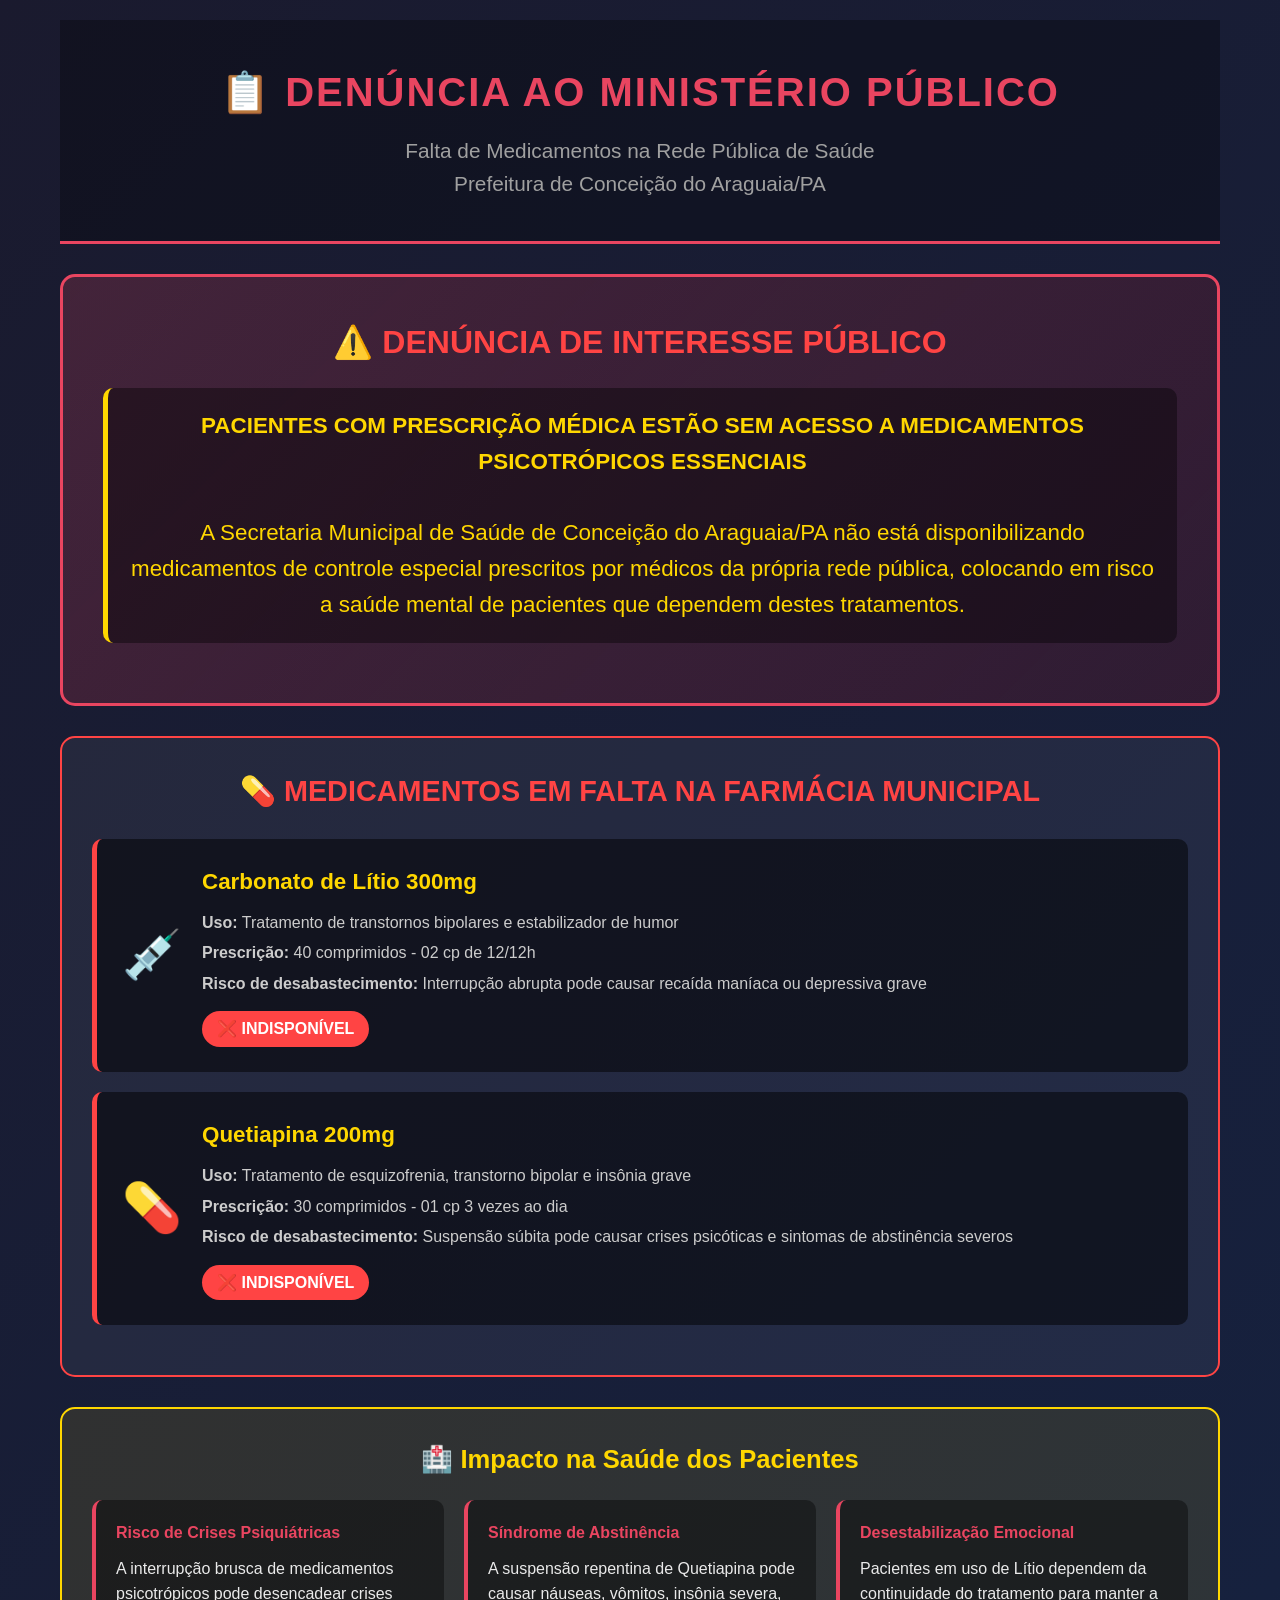
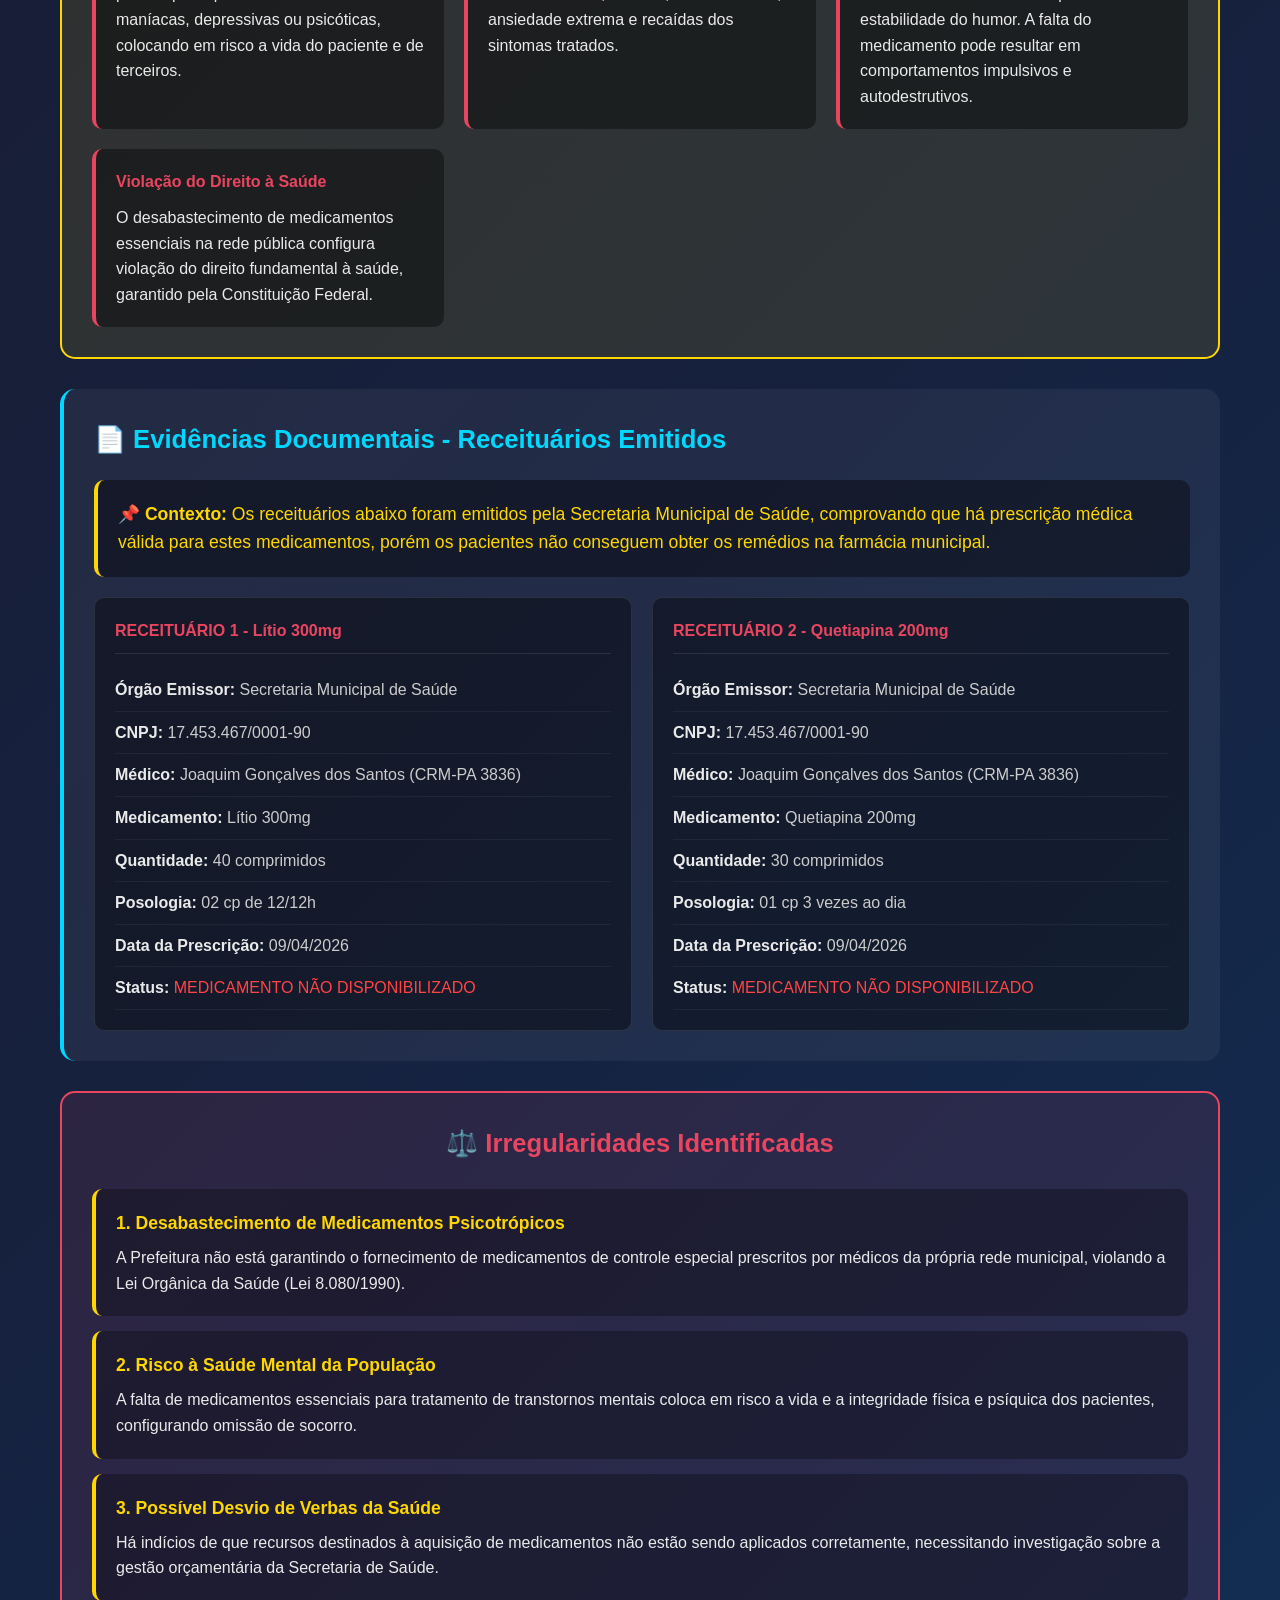
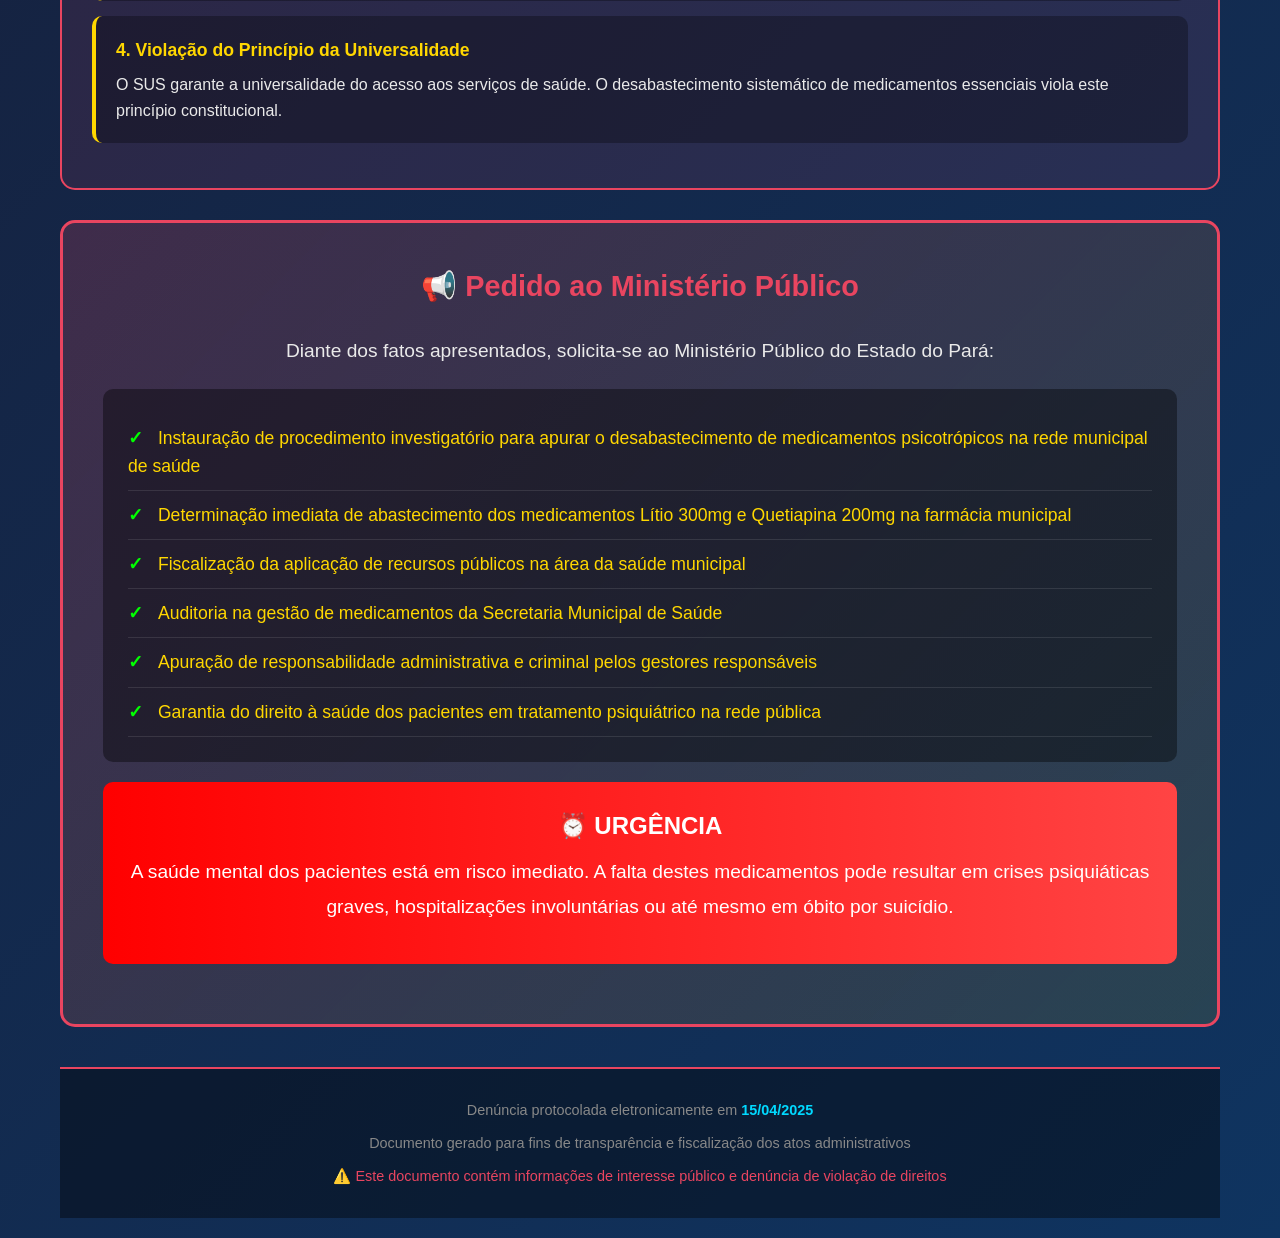
<file: materias/caf-01.html>
<!DOCTYPE html>
<html lang="pt-BR">
<head>
    <meta charset="UTF-8">
    <meta name="viewport" content="width=device-width, initial-scale=1.0">
    <title>Denúncia MPPA - Falta de Medicamentos - Prefeitura de Conceição do Araguaia</title>
    <style>
        * {
            margin: 0;
            padding: 0;
            box-sizing: border-box;
        }

        body {
            font-family: 'Segoe UI', Tahoma, Geneva, Verdana, sans-serif;
            background: linear-gradient(135deg, #1a1a2e 0%, #16213e 50%, #0f3460 100%);
            color: #eaeaea;
            min-height: 100vh;
            line-height: 1.6;
        }

        .container {
            max-width: 1200px;
            margin: 0 auto;
            padding: 20px;
        }

        header {
            text-align: center;
            padding: 40px 20px;
            background: rgba(0,0,0,0.3);
            border-bottom: 3px solid #e94560;
            margin-bottom: 30px;
        }

        header h1 {
            font-size: 2.5em;
            color: #e94560;
            text-transform: uppercase;
            letter-spacing: 2px;
            margin-bottom: 10px;
        }

        header h2 {
            font-size: 1.3em;
            color: #a0a0a0;
            font-weight: 300;
        }

        /* SEÇÃO PRINCIPAL - DENÚNCIA */
        .denuncia-principal {
            background: linear-gradient(135deg, rgba(233, 69, 96, 0.2), rgba(255, 0, 0, 0.1));
            padding: 40px;
            border-radius: 15px;
            margin-bottom: 30px;
            border: 3px solid #e94560;
            text-align: center;
        }

        .denuncia-principal h2 {
            color: #ff4444;
            font-size: 2em;
            margin-bottom: 20px;
            text-transform: uppercase;
        }

        .denuncia-principal .destaque-texto {
            font-size: 1.4em;
            color: #ffd700;
            margin: 20px 0;
            padding: 20px;
            background: rgba(0,0,0,0.4);
            border-radius: 10px;
            border-left: 5px solid #ffd700;
        }

        /* MEDICAMENTOS EM FALTA */
        .medicamentos-falta {
            background: rgba(255,255,255,0.05);
            padding: 30px;
            border-radius: 15px;
            margin-bottom: 30px;
            border: 2px solid #ff4444;
        }

        .medicamentos-falta h3 {
            color: #ff4444;
            font-size: 1.8em;
            margin-bottom: 25px;
            text-align: center;
            text-transform: uppercase;
        }

        .medicamento-card {
            background: rgba(0,0,0,0.5);
            padding: 25px;
            margin: 20px 0;
            border-radius: 10px;
            border-left: 5px solid #ff4444;
            display: flex;
            align-items: center;
            gap: 20px;
        }

        .medicamento-icon {
            font-size: 3em;
            color: #ff4444;
        }

        .medicamento-info h4 {
            color: #ffd700;
            font-size: 1.4em;
            margin-bottom: 10px;
        }

        .medicamento-info p {
            color: #ccc;
            margin: 5px 0;
        }

        .status-falta {
            display: inline-block;
            background: #ff4444;
            color: white;
            padding: 5px 15px;
            border-radius: 20px;
            font-weight: bold;
            margin-top: 10px;
        }

        /* IMPACTO NA SAÚDE */
        .impacto-saude {
            background: rgba(255, 215, 0, 0.1);
            padding: 30px;
            border-radius: 15px;
            margin-bottom: 30px;
            border: 2px solid #ffd700;
        }

        .impacto-saude h3 {
            color: #ffd700;
            font-size: 1.6em;
            margin-bottom: 20px;
            text-align: center;
        }

        .impacto-grid {
            display: grid;
            grid-template-columns: repeat(auto-fit, minmax(300px, 1fr));
            gap: 20px;
            margin-top: 20px;
        }

        .impacto-item {
            background: rgba(0,0,0,0.4);
            padding: 20px;
            border-radius: 10px;
            border-left: 4px solid #e94560;
        }

        .impacto-item h4 {
            color: #e94560;
            margin-bottom: 10px;
        }

        /* EVIDÊNCIAS DOS RECEITUÁRIOS */
        .evidencias-section {
            background: rgba(255,255,255,0.05);
            padding: 30px;
            border-radius: 15px;
            margin-bottom: 30px;
            border-left: 4px solid #00d9ff;
        }

        .evidencias-section h3 {
            color: #00d9ff;
            font-size: 1.6em;
            margin-bottom: 20px;
        }

        .evidencias-section .contexto {
            background: rgba(0,0,0,0.4);
            padding: 20px;
            border-radius: 10px;
            margin-bottom: 20px;
            border-left: 4px solid #ffd700;
        }

        .evidencias-section .contexto p {
            color: #ffd700;
            font-size: 1.1em;
        }

        .evidencias-grid {
            display: grid;
            grid-template-columns: repeat(auto-fit, minmax(350px, 1fr));
            gap: 20px;
        }

        .evidencia-card {
            background: rgba(0,0,0,0.4);
            padding: 20px;
            border-radius: 10px;
            border: 1px solid rgba(255,255,255,0.1);
        }

        .evidencia-card h4 {
            color: #e94560;
            margin-bottom: 15px;
            padding-bottom: 10px;
            border-bottom: 1px solid rgba(255,255,255,0.1);
        }

        .evidencia-card ul {
            list-style: none;
            padding-left: 0;
        }

        .evidencia-card li {
            padding: 8px 0;
            border-bottom: 1px solid rgba(255,255,255,0.05);
            color: #ccc;
        }

        .evidencia-card li strong {
            color: #eaeaea;
        }

        /* IRREGULARIDADES */
        .irregularidades {
            background: rgba(233, 69, 96, 0.1);
            padding: 30px;
            border-radius: 15px;
            margin-bottom: 30px;
            border: 2px solid #e94560;
        }

        .irregularidades h3 {
            color: #e94560;
            margin-bottom: 25px;
            font-size: 1.6em;
            text-align: center;
        }

        .irregularidade-item {
            background: rgba(0,0,0,0.3);
            padding: 20px;
            margin: 15px 0;
            border-radius: 10px;
            border-left: 4px solid #ffd700;
        }

        .irregularidade-item strong {
            color: #ffd700;
            display: block;
            margin-bottom: 8px;
            font-size: 1.1em;
        }

        /* PEDIDO */
        .pedido-section {
            background: linear-gradient(135deg, rgba(233, 69, 96, 0.2), rgba(255, 215, 0, 0.1));
            padding: 40px;
            border-radius: 15px;
            text-align: center;
            border: 3px solid #e94560;
        }

        .pedido-section h3 {
            color: #e94560;
            margin-bottom: 25px;
            font-size: 1.8em;
        }

        .pedido-section p {
            font-size: 1.2em;
            margin-bottom: 15px;
            line-height: 1.8;
        }

        .pedidos-lista {
            text-align: left;
            background: rgba(0,0,0,0.4);
            padding: 25px;
            border-radius: 10px;
            margin: 20px 0;
        }

        .pedidos-lista li {
            padding: 10px 0;
            color: #ffd700;
            font-size: 1.1em;
            list-style-type: none;
            border-bottom: 1px solid rgba(255,255,255,0.1);
        }

        .pedidos-lista li:before {
            content: "✓ ";
            color: #00ff00;
            font-weight: bold;
            margin-right: 10px;
        }

        footer {
            text-align: center;
            padding: 30px;
            margin-top: 40px;
            background: rgba(0,0,0,0.4);
            border-top: 2px solid #e94560;
        }

        footer p {
            color: #888;
            font-size: 0.9em;
        }

        .data {
            color: #00d9ff;
            font-weight: bold;
        }

        .destaque {
            color: #ffd700;
            font-weight: bold;
        }

        .alerta-urgente {
            background: linear-gradient(90deg, #ff0000, #ff4444);
            color: white;
            padding: 25px;
            border-radius: 10px;
            margin: 20px 0;
            text-align: center;
            animation: pulse 2s infinite;
        }

        @keyframes pulse {
            0%, 100% { opacity: 1; }
            50% { opacity: 0.8; }
        }

        .alerta-urgente h4 {
            font-size: 1.5em;
            margin-bottom: 10px;
        }

        @media (max-width: 768px) {
            header h1 {
                font-size: 1.8em;
            }
            .evidencias-grid {
                grid-template-columns: 1fr;
            }
            .medicamento-card {
                flex-direction: column;
                text-align: center;
            }
        }
    </style>
</head>
<body>
    <div class="container">
        <header>
            <h1>📋 Denúncia ao Ministério Público</h1>
            <h2>Falta de Medicamentos na Rede Pública de Saúde<br>Prefeitura de Conceição do Araguaia/PA</h2>
        </header>

        <!-- DENÚNCIA PRINCIPAL -->
        <div class="denuncia-principal">
            <h2>⚠️ Denúncia de Interesse Público</h2>
            <div class="destaque-texto">
                <strong>PACIENTES COM PRESCRIÇÃO MÉDICA ESTÃO SEM ACESSO A MEDICAMENTOS PSICOTRÓPICOS ESSENCIAIS</strong><br><br>
                A Secretaria Municipal de Saúde de Conceição do Araguaia/PA não está disponibilizando medicamentos de controle especial prescritos por médicos da própria rede pública, colocando em risco a saúde mental de pacientes que dependem destes tratamentos.
            </div>
        </div>

        <!-- MEDICAMENTOS EM FALTA -->
        <div class="medicamentos-falta">
            <h3>💊 Medicamentos em Falta na Farmácia Municipal</h3>

            <div class="medicamento-card">
                <div class="medicamento-icon">💉</div>
                <div class="medicamento-info">
                    <h4>Carbonato de Lítio 300mg</h4>
                    <p><strong>Uso:</strong> Tratamento de transtornos bipolares e estabilizador de humor</p>
                    <p><strong>Prescrição:</strong> 40 comprimidos - 02 cp de 12/12h</p>
                    <p><strong>Risco de desabastecimento:</strong> Interrupção abrupta pode causar recaída maníaca ou depressiva grave</p>
                    <span class="status-falta">❌ INDISPONÍVEL</span>
                </div>
            </div>

            <div class="medicamento-card">
                <div class="medicamento-icon">💊</div>
                <div class="medicamento-info">
                    <h4>Quetiapina 200mg</h4>
                    <p><strong>Uso:</strong> Tratamento de esquizofrenia, transtorno bipolar e insônia grave</p>
                    <p><strong>Prescrição:</strong> 30 comprimidos - 01 cp 3 vezes ao dia</p>
                    <p><strong>Risco de desabastecimento:</strong> Suspensão súbita pode causar crises psicóticas e sintomas de abstinência severos</p>
                    <span class="status-falta">❌ INDISPONÍVEL</span>
                </div>
            </div>
        </div>

        <!-- IMPACTO NA SAÚDE -->
        <div class="impacto-saude">
            <h3>🏥 Impacto na Saúde dos Pacientes</h3>
            <div class="impacto-grid">
                <div class="impacto-item">
                    <h4>Risco de Crises Psiquiátricas</h4>
                    <p>A interrupção brusca de medicamentos psicotrópicos pode desencadear crises maníacas, depressivas ou psicóticas, colocando em risco a vida do paciente e de terceiros.</p>
                </div>
                <div class="impacto-item">
                    <h4>Síndrome de Abstinência</h4>
                    <p>A suspensão repentina de Quetiapina pode causar náuseas, vômitos, insônia severa, ansiedade extrema e recaídas dos sintomas tratados.</p>
                </div>
                <div class="impacto-item">
                    <h4>Desestabilização Emocional</h4>
                    <p>Pacientes em uso de Lítio dependem da continuidade do tratamento para manter a estabilidade do humor. A falta do medicamento pode resultar em comportamentos impulsivos e autodestrutivos.</p>
                </div>
                <div class="impacto-item">
                    <h4>Violação do Direito à Saúde</h4>
                    <p>O desabastecimento de medicamentos essenciais na rede pública configura violação do direito fundamental à saúde, garantido pela Constituição Federal.</p>
                </div>
            </div>
        </div>

        <!-- EVIDÊNCIAS -->
        <div class="evidencias-section">
            <h3>📄 Evidências Documentais - Receituários Emitidos</h3>

            <div class="contexto">
                <p><strong>📌 Contexto:</strong> Os receituários abaixo foram emitidos pela Secretaria Municipal de Saúde, comprovando que há prescrição médica válida para estes medicamentos, porém os pacientes não conseguem obter os remédios na farmácia municipal.</p>
            </div>

            <div class="evidencias-grid">
                <div class="evidencia-card">
                    <h4>RECEITUÁRIO 1 - Lítio 300mg</h4>
                    <ul>
                        <li><strong>Órgão Emissor:</strong> Secretaria Municipal de Saúde</li>
                        <li><strong>CNPJ:</strong> 17.453.467/0001-90</li>
                        <li><strong>Médico:</strong> Joaquim Gonçalves dos Santos (CRM-PA 3836)</li>
                        <li><strong>Medicamento:</strong> Lítio 300mg</li>
                        <li><strong>Quantidade:</strong> 40 comprimidos</li>
                        <li><strong>Posologia:</strong> 02 cp de 12/12h</li>
                        <li><strong>Data da Prescrição:</strong> 09/04/2026</li>
                        <li><strong>Status:</strong> <span style="color:#ff4444;">MEDICAMENTO NÃO DISPONIBILIZADO</span></li>
                    </ul>
                </div>

                <div class="evidencia-card">
                    <h4>RECEITUÁRIO 2 - Quetiapina 200mg</h4>
                    <ul>
                        <li><strong>Órgão Emissor:</strong> Secretaria Municipal de Saúde</li>
                        <li><strong>CNPJ:</strong> 17.453.467/0001-90</li>
                        <li><strong>Médico:</strong> Joaquim Gonçalves dos Santos (CRM-PA 3836)</li>
                        <li><strong>Medicamento:</strong> Quetiapina 200mg</li>
                        <li><strong>Quantidade:</strong> 30 comprimidos</li>
                        <li><strong>Posologia:</strong> 01 cp 3 vezes ao dia</li>
                        <li><strong>Data da Prescrição:</strong> 09/04/2026</li>
                        <li><strong>Status:</strong> <span style="color:#ff4444;">MEDICAMENTO NÃO DISPONIBILIZADO</span></li>
                    </ul>
                </div>
            </div>
        </div>

        <!-- IRREGULARIDADES -->
        <div class="irregularidades">
            <h3>⚖️ Irregularidades Identificadas</h3>

            <div class="irregularidade-item">
                <strong>1. Desabastecimento de Medicamentos Psicotrópicos</strong>
                A Prefeitura não está garantindo o fornecimento de medicamentos de controle especial prescritos por médicos da própria rede municipal, violando a Lei Orgânica da Saúde (Lei 8.080/1990).
            </div>

            <div class="irregularidade-item">
                <strong>2. Risco à Saúde Mental da População</strong>
                A falta de medicamentos essenciais para tratamento de transtornos mentais coloca em risco a vida e a integridade física e psíquica dos pacientes, configurando omissão de socorro.
            </div>

            <div class="irregularidade-item">
                <strong>3. Possível Desvio de Verbas da Saúde</strong>
                Há indícios de que recursos destinados à aquisição de medicamentos não estão sendo aplicados corretamente, necessitando investigação sobre a gestão orçamentária da Secretaria de Saúde.
            </div>

            <div class="irregularidade-item">
                <strong>4. Violação do Princípio da Universalidade</strong>
                O SUS garante a universalidade do acesso aos serviços de saúde. O desabastecimento sistemático de medicamentos essenciais viola este princípio constitucional.
            </div>
        </div>

        <!-- PEDIDO -->
        <div class="pedido-section">
            <h3>📢 Pedido ao Ministério Público</h3>
            <p>Diante dos fatos apresentados, solicita-se ao Ministério Público do Estado do Pará:</p>

            <ul class="pedidos-lista">
                <li>Instauração de procedimento investigatório para apurar o desabastecimento de medicamentos psicotrópicos na rede municipal de saúde</li>
                <li>Determinação imediata de abastecimento dos medicamentos Lítio 300mg e Quetiapina 200mg na farmácia municipal</li>
                <li>Fiscalização da aplicação de recursos públicos na área da saúde municipal</li>
                <li>Auditoria na gestão de medicamentos da Secretaria Municipal de Saúde</li>
                <li>Apuração de responsabilidade administrativa e criminal pelos gestores responsáveis</li>
                <li>Garantia do direito à saúde dos pacientes em tratamento psiquiátrico na rede pública</li>
            </ul>

            <div class="alerta-urgente">
                <h4>⏰ URGÊNCIA</h4>
                <p>A saúde mental dos pacientes está em risco imediato. A falta destes medicamentos pode resultar em crises psiquiáticas graves, hospitalizações involuntárias ou até mesmo em óbito por suicídio.</p>
            </div>
        </div>

        <footer>
            <p>Denúncia protocolada eletronicamente em <span class="data">15/04/2025</span></p>
            <p style="margin-top: 10px;">Documento gerado para fins de transparência e fiscalização dos atos administrativos</p>
            <p style="margin-top: 10px; color: #e94560;">⚠️ Este documento contém informações de interesse público e denúncia de violação de direitos</p>
        </footer>
    </div>
</body>
</html>
</file>
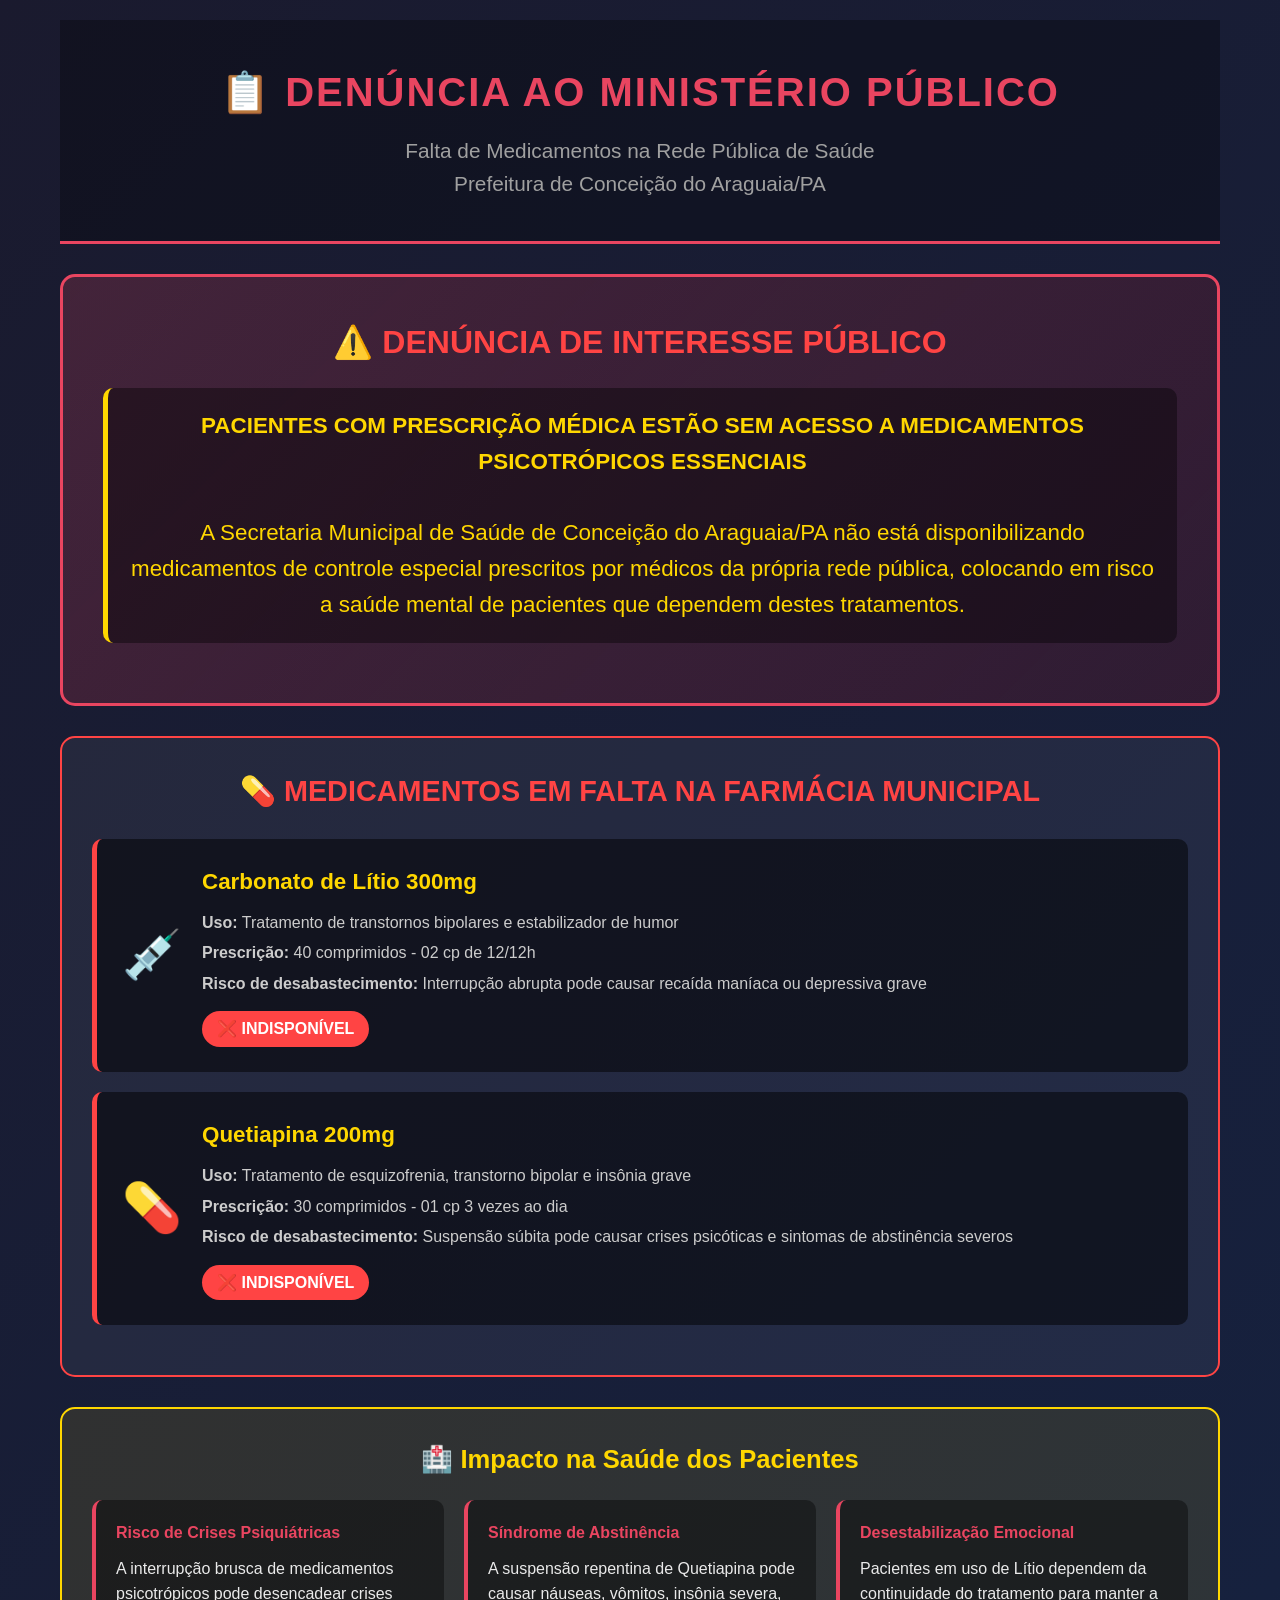
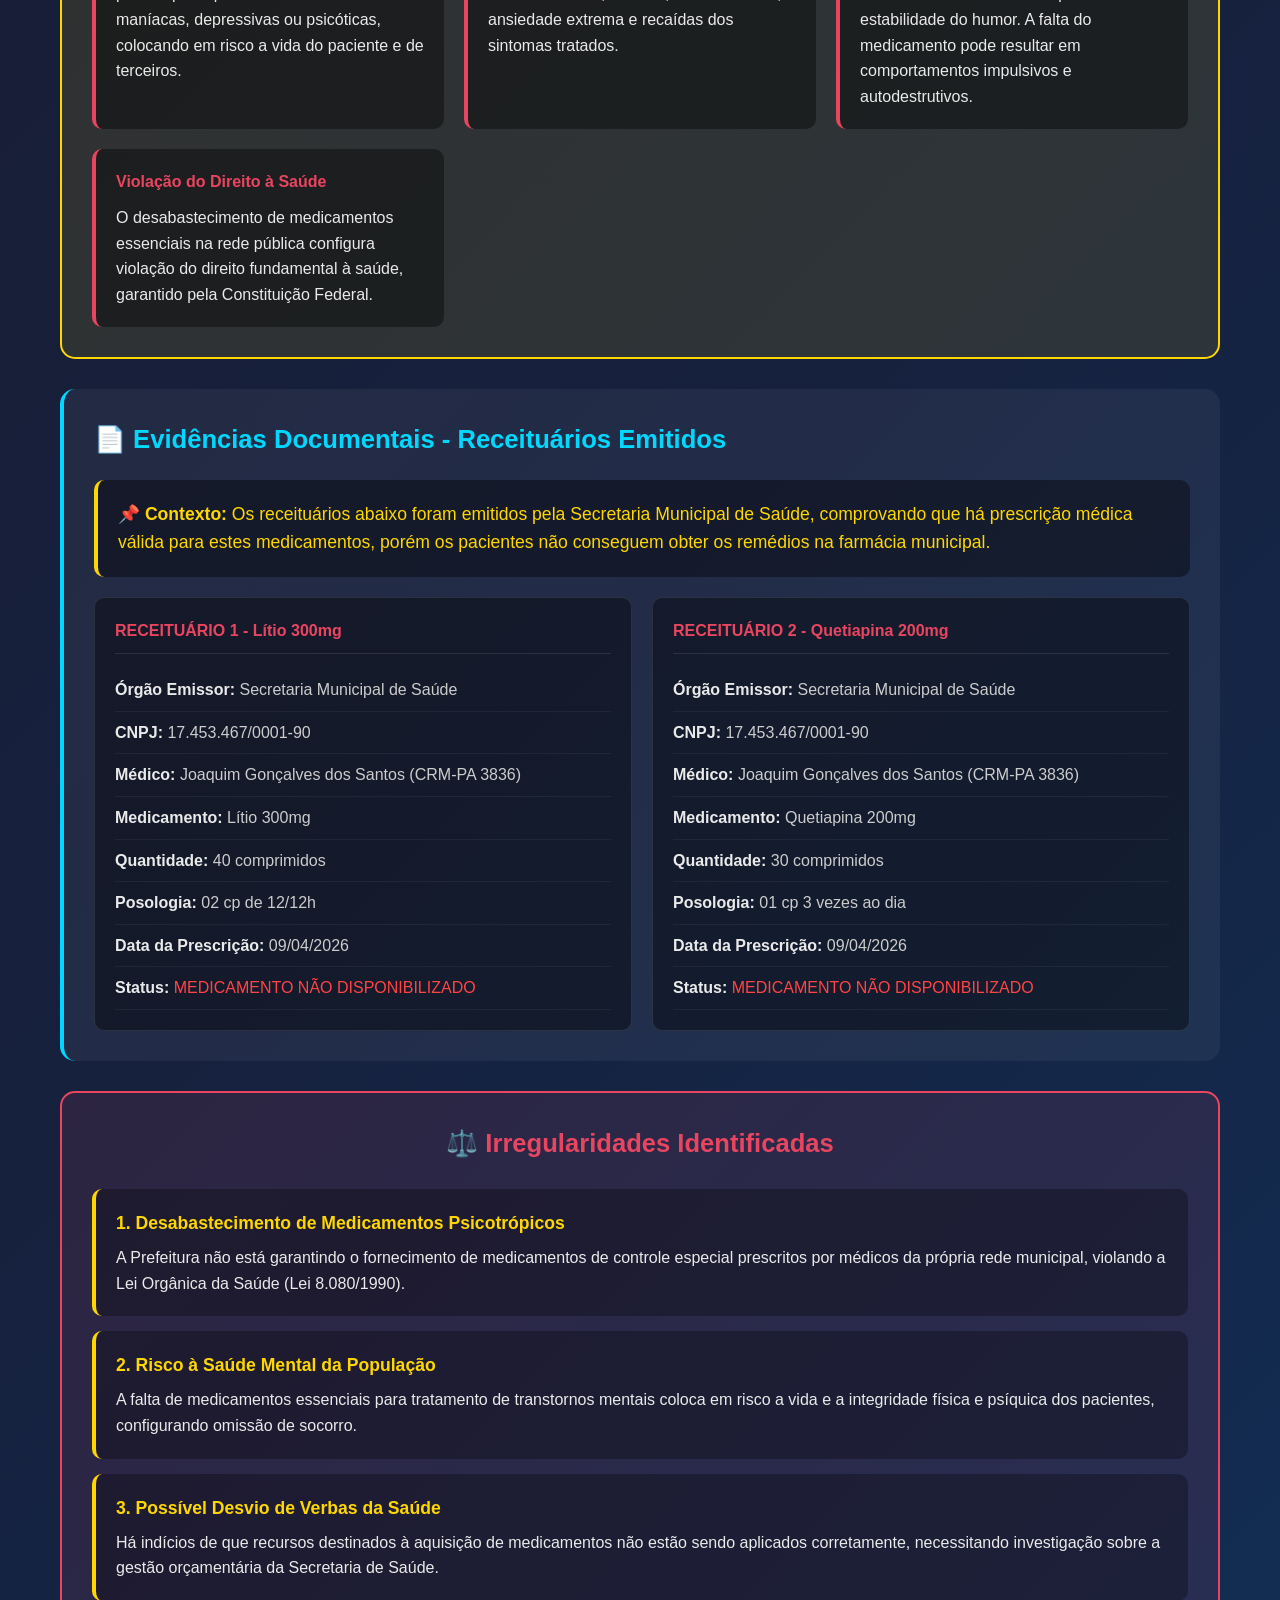
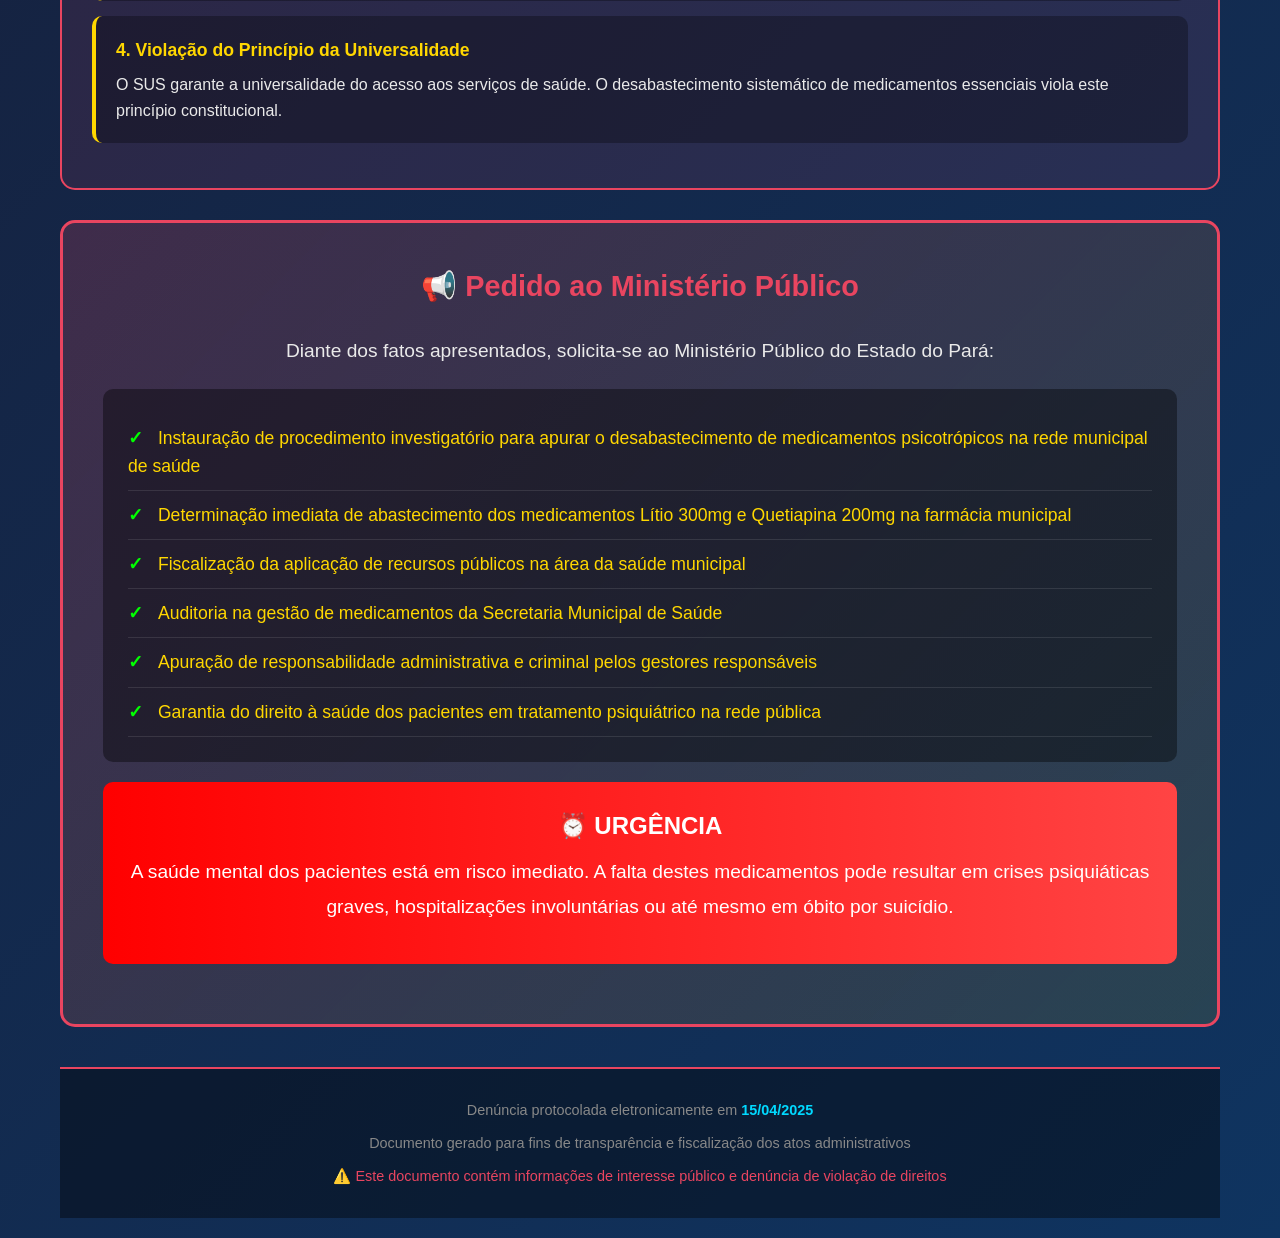
<file: materias/caf-conceicao-do-araguaia-01.html>
<!DOCTYPE html>
<html lang="pt-BR">
<head>
    <meta charset="UTF-8">
    <meta name="viewport" content="width=device-width, initial-scale=1.0">
    <title>Denúncia MPPA - Falta de Medicamentos - Prefeitura de Conceição do Araguaia</title>
    <style>
        * {
            margin: 0;
            padding: 0;
            box-sizing: border-box;
        }

        body {
            font-family: 'Segoe UI', Tahoma, Geneva, Verdana, sans-serif;
            background: linear-gradient(135deg, #1a1a2e 0%, #16213e 50%, #0f3460 100%);
            color: #eaeaea;
            min-height: 100vh;
            line-height: 1.6;
        }

        .container {
            max-width: 1200px;
            margin: 0 auto;
            padding: 20px;
        }

        header {
            text-align: center;
            padding: 40px 20px;
            background: rgba(0,0,0,0.3);
            border-bottom: 3px solid #e94560;
            margin-bottom: 30px;
        }

        header h1 {
            font-size: 2.5em;
            color: #e94560;
            text-transform: uppercase;
            letter-spacing: 2px;
            margin-bottom: 10px;
        }

        header h2 {
            font-size: 1.3em;
            color: #a0a0a0;
            font-weight: 300;
        }

        /* SEÇÃO PRINCIPAL - DENÚNCIA */
        .denuncia-principal {
            background: linear-gradient(135deg, rgba(233, 69, 96, 0.2), rgba(255, 0, 0, 0.1));
            padding: 40px;
            border-radius: 15px;
            margin-bottom: 30px;
            border: 3px solid #e94560;
            text-align: center;
        }

        .denuncia-principal h2 {
            color: #ff4444;
            font-size: 2em;
            margin-bottom: 20px;
            text-transform: uppercase;
        }

        .denuncia-principal .destaque-texto {
            font-size: 1.4em;
            color: #ffd700;
            margin: 20px 0;
            padding: 20px;
            background: rgba(0,0,0,0.4);
            border-radius: 10px;
            border-left: 5px solid #ffd700;
        }

        /* MEDICAMENTOS EM FALTA */
        .medicamentos-falta {
            background: rgba(255,255,255,0.05);
            padding: 30px;
            border-radius: 15px;
            margin-bottom: 30px;
            border: 2px solid #ff4444;
        }

        .medicamentos-falta h3 {
            color: #ff4444;
            font-size: 1.8em;
            margin-bottom: 25px;
            text-align: center;
            text-transform: uppercase;
        }

        .medicamento-card {
            background: rgba(0,0,0,0.5);
            padding: 25px;
            margin: 20px 0;
            border-radius: 10px;
            border-left: 5px solid #ff4444;
            display: flex;
            align-items: center;
            gap: 20px;
        }

        .medicamento-icon {
            font-size: 3em;
            color: #ff4444;
        }

        .medicamento-info h4 {
            color: #ffd700;
            font-size: 1.4em;
            margin-bottom: 10px;
        }

        .medicamento-info p {
            color: #ccc;
            margin: 5px 0;
        }

        .status-falta {
            display: inline-block;
            background: #ff4444;
            color: white;
            padding: 5px 15px;
            border-radius: 20px;
            font-weight: bold;
            margin-top: 10px;
        }

        /* IMPACTO NA SAÚDE */
        .impacto-saude {
            background: rgba(255, 215, 0, 0.1);
            padding: 30px;
            border-radius: 15px;
            margin-bottom: 30px;
            border: 2px solid #ffd700;
        }

        .impacto-saude h3 {
            color: #ffd700;
            font-size: 1.6em;
            margin-bottom: 20px;
            text-align: center;
        }

        .impacto-grid {
            display: grid;
            grid-template-columns: repeat(auto-fit, minmax(300px, 1fr));
            gap: 20px;
            margin-top: 20px;
        }

        .impacto-item {
            background: rgba(0,0,0,0.4);
            padding: 20px;
            border-radius: 10px;
            border-left: 4px solid #e94560;
        }

        .impacto-item h4 {
            color: #e94560;
            margin-bottom: 10px;
        }

        /* EVIDÊNCIAS DOS RECEITUÁRIOS */
        .evidencias-section {
            background: rgba(255,255,255,0.05);
            padding: 30px;
            border-radius: 15px;
            margin-bottom: 30px;
            border-left: 4px solid #00d9ff;
        }

        .evidencias-section h3 {
            color: #00d9ff;
            font-size: 1.6em;
            margin-bottom: 20px;
        }

        .evidencias-section .contexto {
            background: rgba(0,0,0,0.4);
            padding: 20px;
            border-radius: 10px;
            margin-bottom: 20px;
            border-left: 4px solid #ffd700;
        }

        .evidencias-section .contexto p {
            color: #ffd700;
            font-size: 1.1em;
        }

        .evidencias-grid {
            display: grid;
            grid-template-columns: repeat(auto-fit, minmax(350px, 1fr));
            gap: 20px;
        }

        .evidencia-card {
            background: rgba(0,0,0,0.4);
            padding: 20px;
            border-radius: 10px;
            border: 1px solid rgba(255,255,255,0.1);
        }

        .evidencia-card h4 {
            color: #e94560;
            margin-bottom: 15px;
            padding-bottom: 10px;
            border-bottom: 1px solid rgba(255,255,255,0.1);
        }

        .evidencia-card ul {
            list-style: none;
            padding-left: 0;
        }

        .evidencia-card li {
            padding: 8px 0;
            border-bottom: 1px solid rgba(255,255,255,0.05);
            color: #ccc;
        }

        .evidencia-card li strong {
            color: #eaeaea;
        }

        /* IRREGULARIDADES */
        .irregularidades {
            background: rgba(233, 69, 96, 0.1);
            padding: 30px;
            border-radius: 15px;
            margin-bottom: 30px;
            border: 2px solid #e94560;
        }

        .irregularidades h3 {
            color: #e94560;
            margin-bottom: 25px;
            font-size: 1.6em;
            text-align: center;
        }

        .irregularidade-item {
            background: rgba(0,0,0,0.3);
            padding: 20px;
            margin: 15px 0;
            border-radius: 10px;
            border-left: 4px solid #ffd700;
        }

        .irregularidade-item strong {
            color: #ffd700;
            display: block;
            margin-bottom: 8px;
            font-size: 1.1em;
        }

        /* PEDIDO */
        .pedido-section {
            background: linear-gradient(135deg, rgba(233, 69, 96, 0.2), rgba(255, 215, 0, 0.1));
            padding: 40px;
            border-radius: 15px;
            text-align: center;
            border: 3px solid #e94560;
        }

        .pedido-section h3 {
            color: #e94560;
            margin-bottom: 25px;
            font-size: 1.8em;
        }

        .pedido-section p {
            font-size: 1.2em;
            margin-bottom: 15px;
            line-height: 1.8;
        }

        .pedidos-lista {
            text-align: left;
            background: rgba(0,0,0,0.4);
            padding: 25px;
            border-radius: 10px;
            margin: 20px 0;
        }

        .pedidos-lista li {
            padding: 10px 0;
            color: #ffd700;
            font-size: 1.1em;
            list-style-type: none;
            border-bottom: 1px solid rgba(255,255,255,0.1);
        }

        .pedidos-lista li:before {
            content: "✓ ";
            color: #00ff00;
            font-weight: bold;
            margin-right: 10px;
        }

        footer {
            text-align: center;
            padding: 30px;
            margin-top: 40px;
            background: rgba(0,0,0,0.4);
            border-top: 2px solid #e94560;
        }

        footer p {
            color: #888;
            font-size: 0.9em;
        }

        .data {
            color: #00d9ff;
            font-weight: bold;
        }

        .destaque {
            color: #ffd700;
            font-weight: bold;
        }

        .alerta-urgente {
            background: linear-gradient(90deg, #ff0000, #ff4444);
            color: white;
            padding: 25px;
            border-radius: 10px;
            margin: 20px 0;
            text-align: center;
            animation: pulse 2s infinite;
        }

        @keyframes pulse {
            0%, 100% { opacity: 1; }
            50% { opacity: 0.8; }
        }

        .alerta-urgente h4 {
            font-size: 1.5em;
            margin-bottom: 10px;
        }

        @media (max-width: 768px) {
            header h1 {
                font-size: 1.8em;
            }
            .evidencias-grid {
                grid-template-columns: 1fr;
            }
            .medicamento-card {
                flex-direction: column;
                text-align: center;
            }
        }
    </style>
</head>
<body>
    <div class="container">
        <header>
            <h1>📋 Denúncia ao Ministério Público</h1>
            <h2>Falta de Medicamentos na Rede Pública de Saúde<br>Prefeitura de Conceição do Araguaia/PA</h2>
        </header>

        <!-- DENÚNCIA PRINCIPAL -->
        <div class="denuncia-principal">
            <h2>⚠️ Denúncia de Interesse Público</h2>
            <div class="destaque-texto">
                <strong>PACIENTES COM PRESCRIÇÃO MÉDICA ESTÃO SEM ACESSO A MEDICAMENTOS PSICOTRÓPICOS ESSENCIAIS</strong><br><br>
                A Secretaria Municipal de Saúde de Conceição do Araguaia/PA não está disponibilizando medicamentos de controle especial prescritos por médicos da própria rede pública, colocando em risco a saúde mental de pacientes que dependem destes tratamentos.
            </div>
        </div>

        <!-- MEDICAMENTOS EM FALTA -->
        <div class="medicamentos-falta">
            <h3>💊 Medicamentos em Falta na Farmácia Municipal</h3>

            <div class="medicamento-card">
                <div class="medicamento-icon">💉</div>
                <div class="medicamento-info">
                    <h4>Carbonato de Lítio 300mg</h4>
                    <p><strong>Uso:</strong> Tratamento de transtornos bipolares e estabilizador de humor</p>
                    <p><strong>Prescrição:</strong> 40 comprimidos - 02 cp de 12/12h</p>
                    <p><strong>Risco de desabastecimento:</strong> Interrupção abrupta pode causar recaída maníaca ou depressiva grave</p>
                    <span class="status-falta">❌ INDISPONÍVEL</span>
                </div>
            </div>

            <div class="medicamento-card">
                <div class="medicamento-icon">💊</div>
                <div class="medicamento-info">
                    <h4>Quetiapina 200mg</h4>
                    <p><strong>Uso:</strong> Tratamento de esquizofrenia, transtorno bipolar e insônia grave</p>
                    <p><strong>Prescrição:</strong> 30 comprimidos - 01 cp 3 vezes ao dia</p>
                    <p><strong>Risco de desabastecimento:</strong> Suspensão súbita pode causar crises psicóticas e sintomas de abstinência severos</p>
                    <span class="status-falta">❌ INDISPONÍVEL</span>
                </div>
            </div>
        </div>

        <!-- IMPACTO NA SAÚDE -->
        <div class="impacto-saude">
            <h3>🏥 Impacto na Saúde dos Pacientes</h3>
            <div class="impacto-grid">
                <div class="impacto-item">
                    <h4>Risco de Crises Psiquiátricas</h4>
                    <p>A interrupção brusca de medicamentos psicotrópicos pode desencadear crises maníacas, depressivas ou psicóticas, colocando em risco a vida do paciente e de terceiros.</p>
                </div>
                <div class="impacto-item">
                    <h4>Síndrome de Abstinência</h4>
                    <p>A suspensão repentina de Quetiapina pode causar náuseas, vômitos, insônia severa, ansiedade extrema e recaídas dos sintomas tratados.</p>
                </div>
                <div class="impacto-item">
                    <h4>Desestabilização Emocional</h4>
                    <p>Pacientes em uso de Lítio dependem da continuidade do tratamento para manter a estabilidade do humor. A falta do medicamento pode resultar em comportamentos impulsivos e autodestrutivos.</p>
                </div>
                <div class="impacto-item">
                    <h4>Violação do Direito à Saúde</h4>
                    <p>O desabastecimento de medicamentos essenciais na rede pública configura violação do direito fundamental à saúde, garantido pela Constituição Federal.</p>
                </div>
            </div>
        </div>

        <!-- EVIDÊNCIAS -->
        <div class="evidencias-section">
            <h3>📄 Evidências Documentais - Receituários Emitidos</h3>

            <div class="contexto">
                <p><strong>📌 Contexto:</strong> Os receituários abaixo foram emitidos pela Secretaria Municipal de Saúde, comprovando que há prescrição médica válida para estes medicamentos, porém os pacientes não conseguem obter os remédios na farmácia municipal.</p>
            </div>

            <div class="evidencias-grid">
                <div class="evidencia-card">
                    <h4>RECEITUÁRIO 1 - Lítio 300mg</h4>
                    <ul>
                        <li><strong>Órgão Emissor:</strong> Secretaria Municipal de Saúde</li>
                        <li><strong>CNPJ:</strong> 17.453.467/0001-90</li>
                        <li><strong>Médico:</strong> Joaquim Gonçalves dos Santos (CRM-PA 3836)</li>
                        <li><strong>Medicamento:</strong> Lítio 300mg</li>
                        <li><strong>Quantidade:</strong> 40 comprimidos</li>
                        <li><strong>Posologia:</strong> 02 cp de 12/12h</li>
                        <li><strong>Data da Prescrição:</strong> 09/04/2026</li>
                        <li><strong>Status:</strong> <span style="color:#ff4444;">MEDICAMENTO NÃO DISPONIBILIZADO</span></li>
                    </ul>
                </div>

                <div class="evidencia-card">
                    <h4>RECEITUÁRIO 2 - Quetiapina 200mg</h4>
                    <ul>
                        <li><strong>Órgão Emissor:</strong> Secretaria Municipal de Saúde</li>
                        <li><strong>CNPJ:</strong> 17.453.467/0001-90</li>
                        <li><strong>Médico:</strong> Joaquim Gonçalves dos Santos (CRM-PA 3836)</li>
                        <li><strong>Medicamento:</strong> Quetiapina 200mg</li>
                        <li><strong>Quantidade:</strong> 30 comprimidos</li>
                        <li><strong>Posologia:</strong> 01 cp 3 vezes ao dia</li>
                        <li><strong>Data da Prescrição:</strong> 09/04/2026</li>
                        <li><strong>Status:</strong> <span style="color:#ff4444;">MEDICAMENTO NÃO DISPONIBILIZADO</span></li>
                    </ul>
                </div>
            </div>
        </div>

        <!-- IRREGULARIDADES -->
        <div class="irregularidades">
            <h3>⚖️ Irregularidades Identificadas</h3>

            <div class="irregularidade-item">
                <strong>1. Desabastecimento de Medicamentos Psicotrópicos</strong>
                A Prefeitura não está garantindo o fornecimento de medicamentos de controle especial prescritos por médicos da própria rede municipal, violando a Lei Orgânica da Saúde (Lei 8.080/1990).
            </div>

            <div class="irregularidade-item">
                <strong>2. Risco à Saúde Mental da População</strong>
                A falta de medicamentos essenciais para tratamento de transtornos mentais coloca em risco a vida e a integridade física e psíquica dos pacientes, configurando omissão de socorro.
            </div>

            <div class="irregularidade-item">
                <strong>3. Possível Desvio de Verbas da Saúde</strong>
                Há indícios de que recursos destinados à aquisição de medicamentos não estão sendo aplicados corretamente, necessitando investigação sobre a gestão orçamentária da Secretaria de Saúde.
            </div>

            <div class="irregularidade-item">
                <strong>4. Violação do Princípio da Universalidade</strong>
                O SUS garante a universalidade do acesso aos serviços de saúde. O desabastecimento sistemático de medicamentos essenciais viola este princípio constitucional.
            </div>
        </div>

        <!-- PEDIDO -->
        <div class="pedido-section">
            <h3>📢 Pedido ao Ministério Público</h3>
            <p>Diante dos fatos apresentados, solicita-se ao Ministério Público do Estado do Pará:</p>

            <ul class="pedidos-lista">
                <li>Instauração de procedimento investigatório para apurar o desabastecimento de medicamentos psicotrópicos na rede municipal de saúde</li>
                <li>Determinação imediata de abastecimento dos medicamentos Lítio 300mg e Quetiapina 200mg na farmácia municipal</li>
                <li>Fiscalização da aplicação de recursos públicos na área da saúde municipal</li>
                <li>Auditoria na gestão de medicamentos da Secretaria Municipal de Saúde</li>
                <li>Apuração de responsabilidade administrativa e criminal pelos gestores responsáveis</li>
                <li>Garantia do direito à saúde dos pacientes em tratamento psiquiátrico na rede pública</li>
            </ul>

            <div class="alerta-urgente">
                <h4>⏰ URGÊNCIA</h4>
                <p>A saúde mental dos pacientes está em risco imediato. A falta destes medicamentos pode resultar em crises psiquiáticas graves, hospitalizações involuntárias ou até mesmo em óbito por suicídio.</p>
            </div>
        </div>

        <footer>
            <p>Denúncia protocolada eletronicamente em <span class="data">15/04/2025</span></p>
            <p style="margin-top: 10px;">Documento gerado para fins de transparência e fiscalização dos atos administrativos</p>
            <p style="margin-top: 10px; color: #e94560;">⚠️ Este documento contém informações de interesse público e denúncia de violação de direitos</p>
        </footer>
    </div>
</body>
</html>
</file>
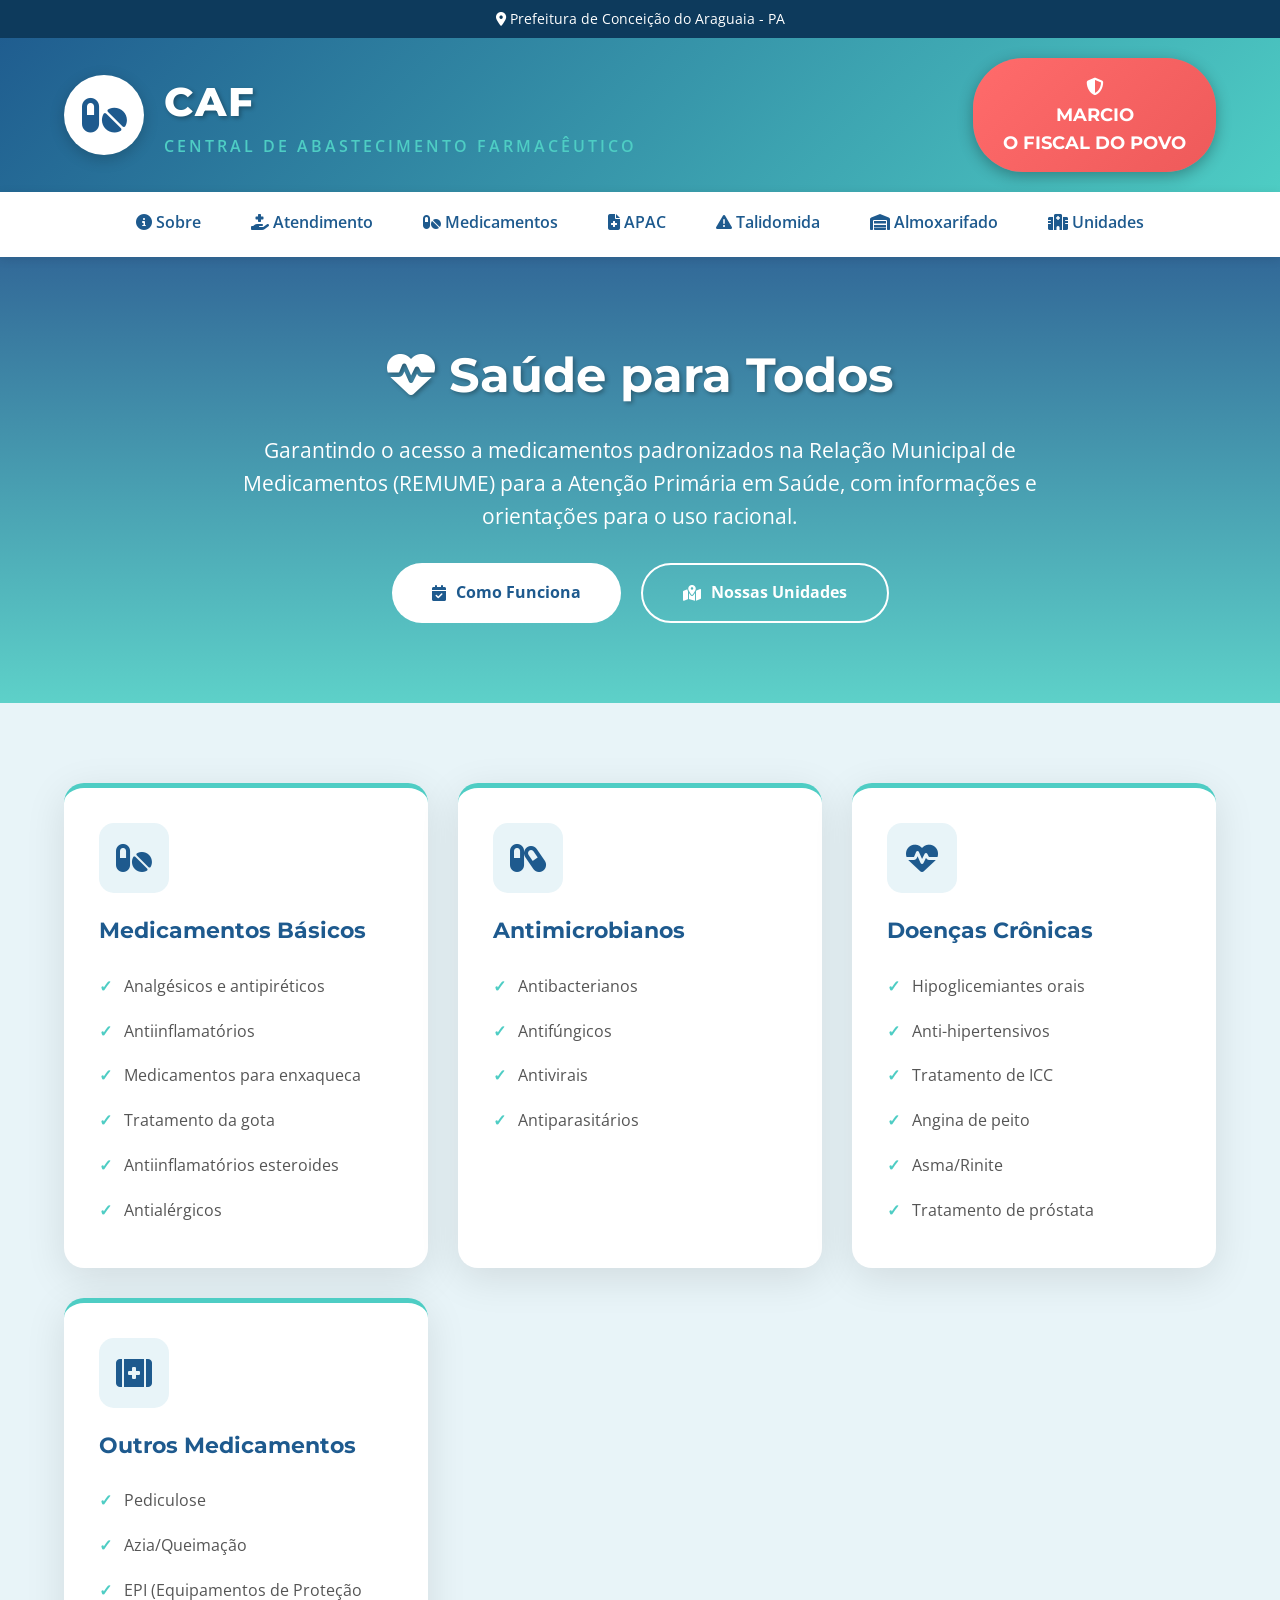
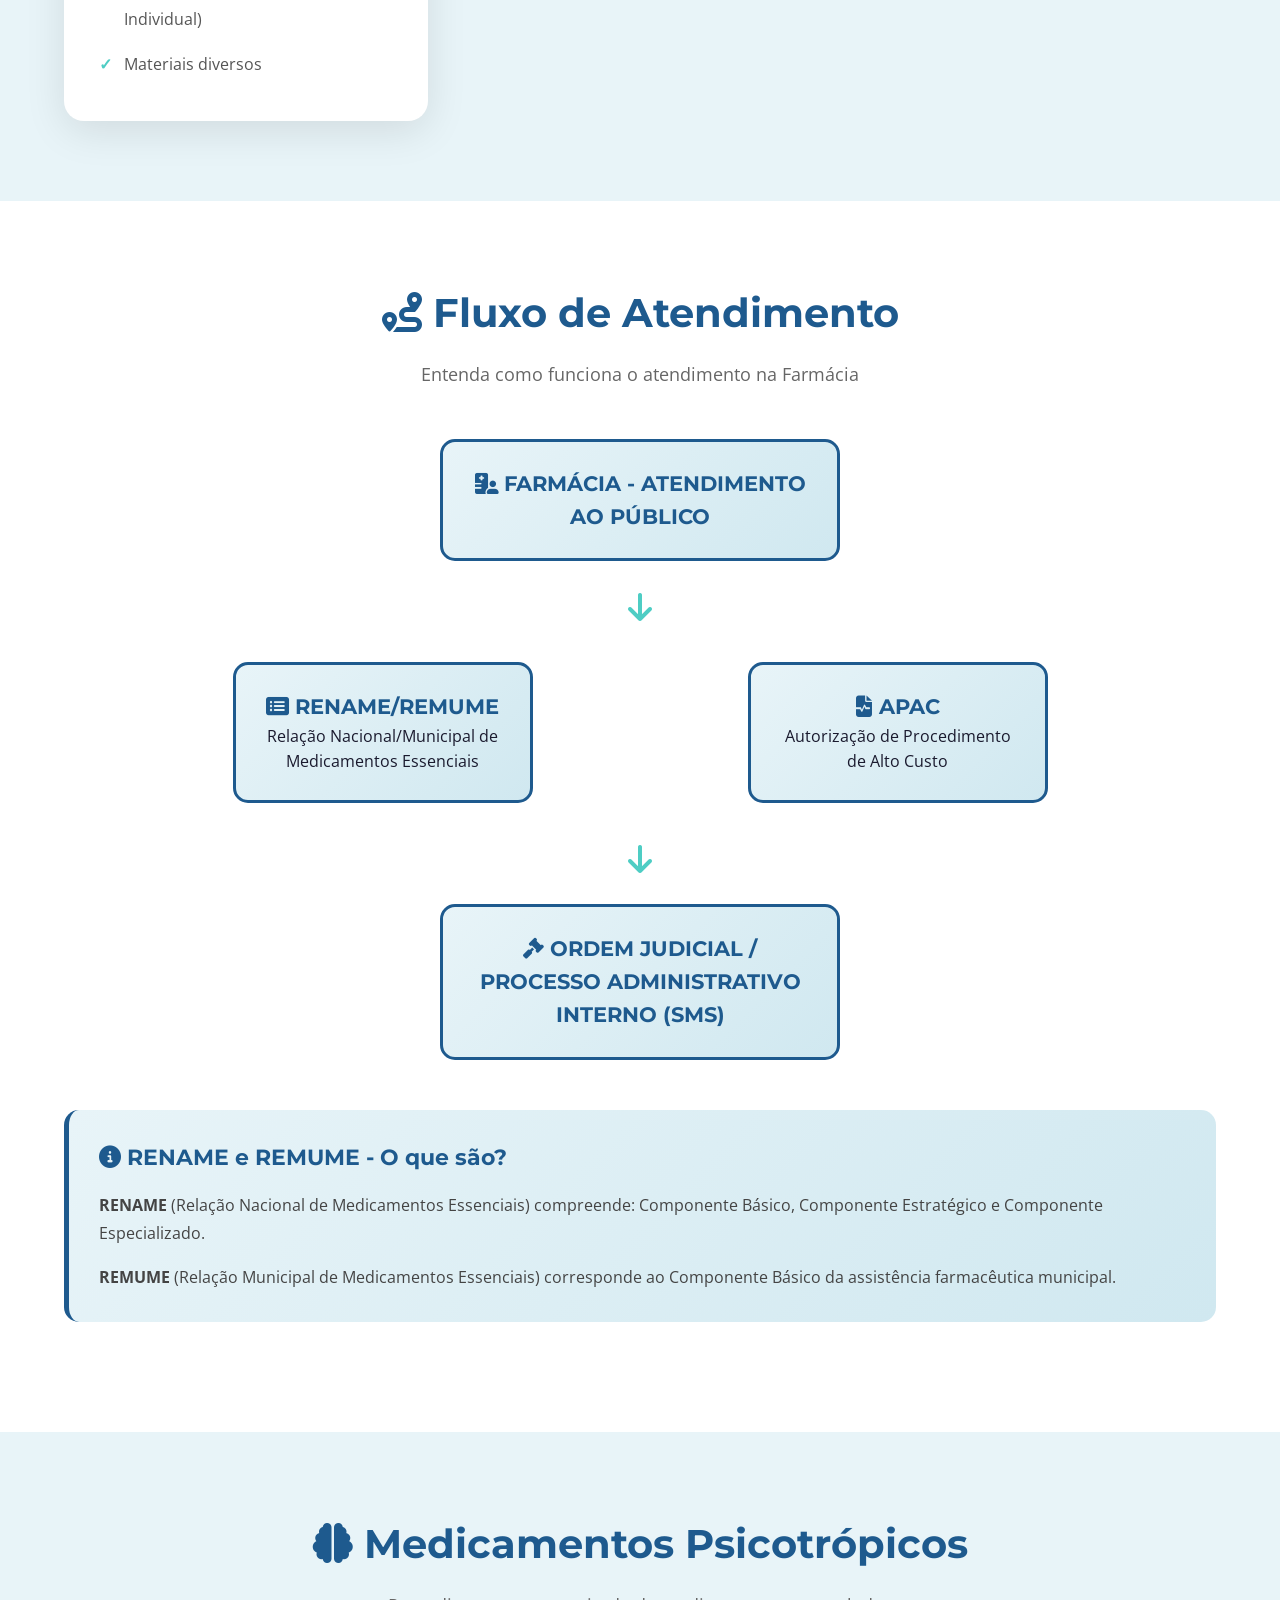
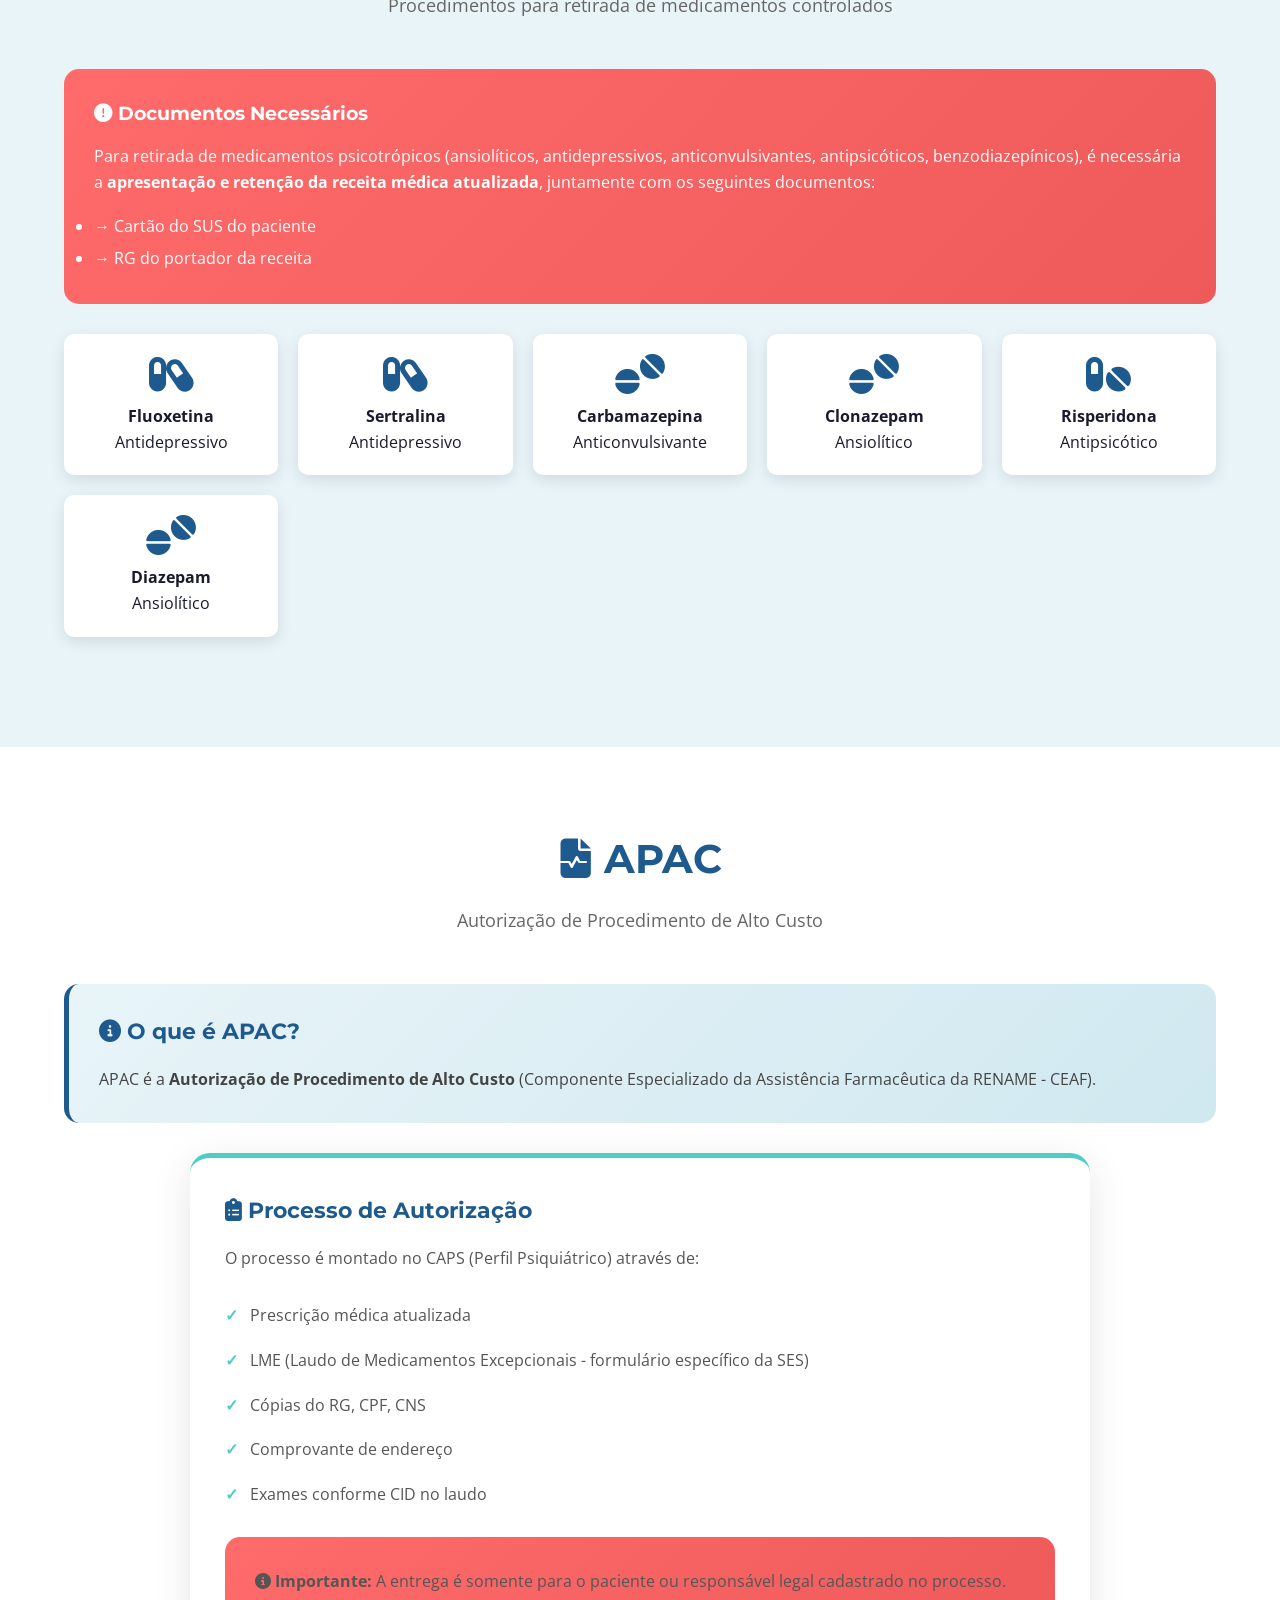
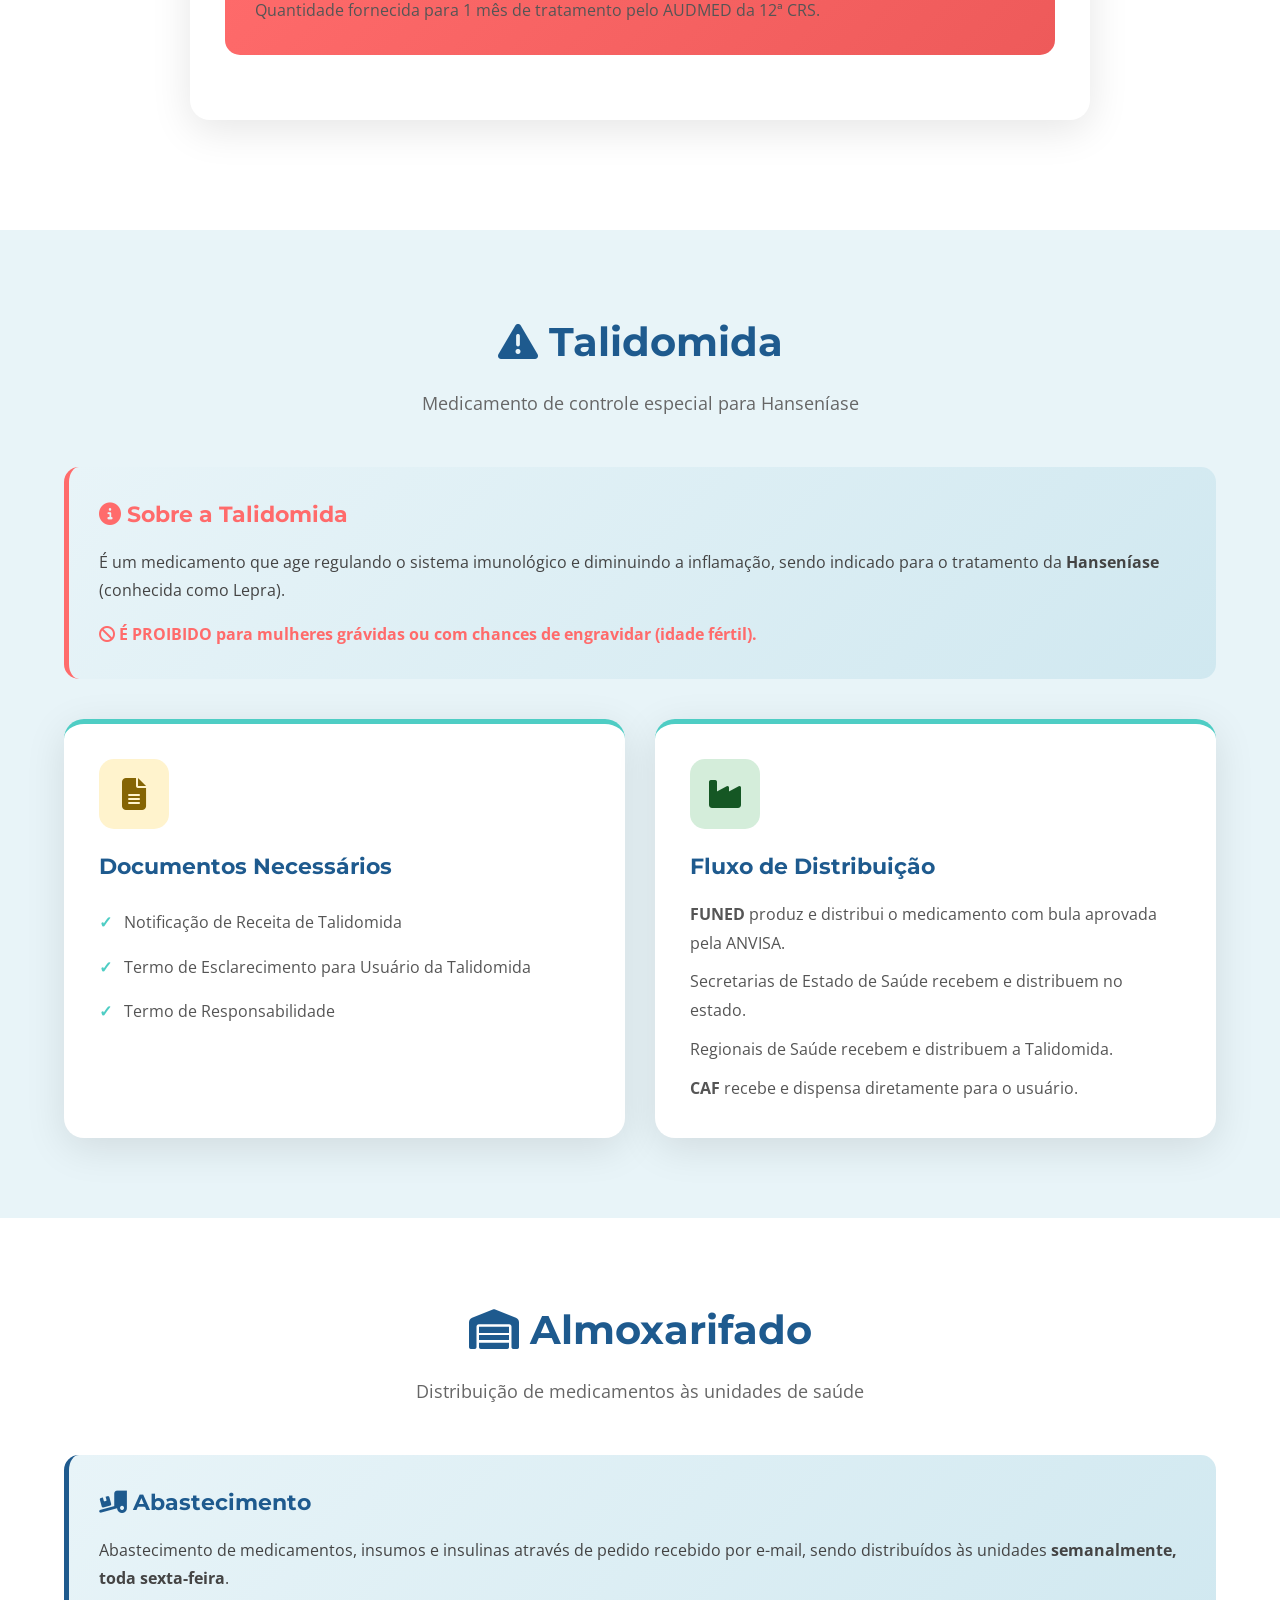
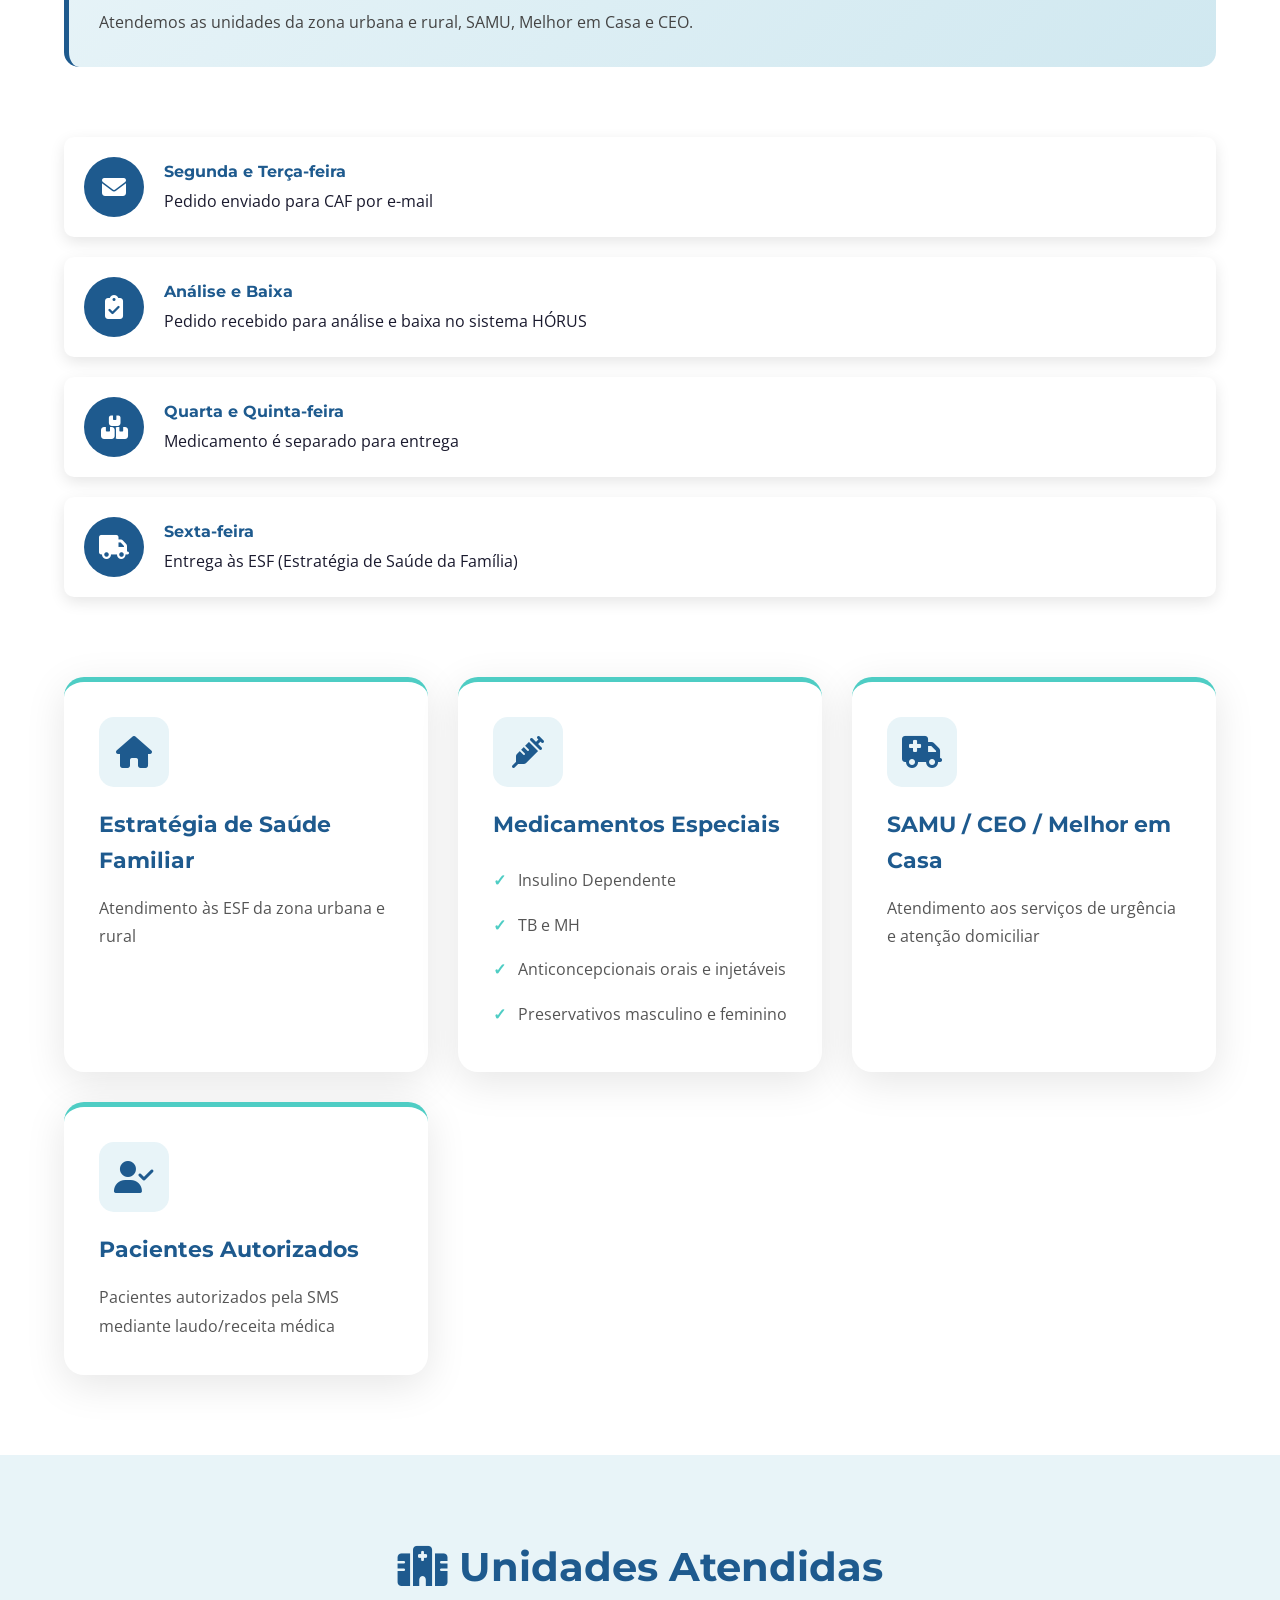
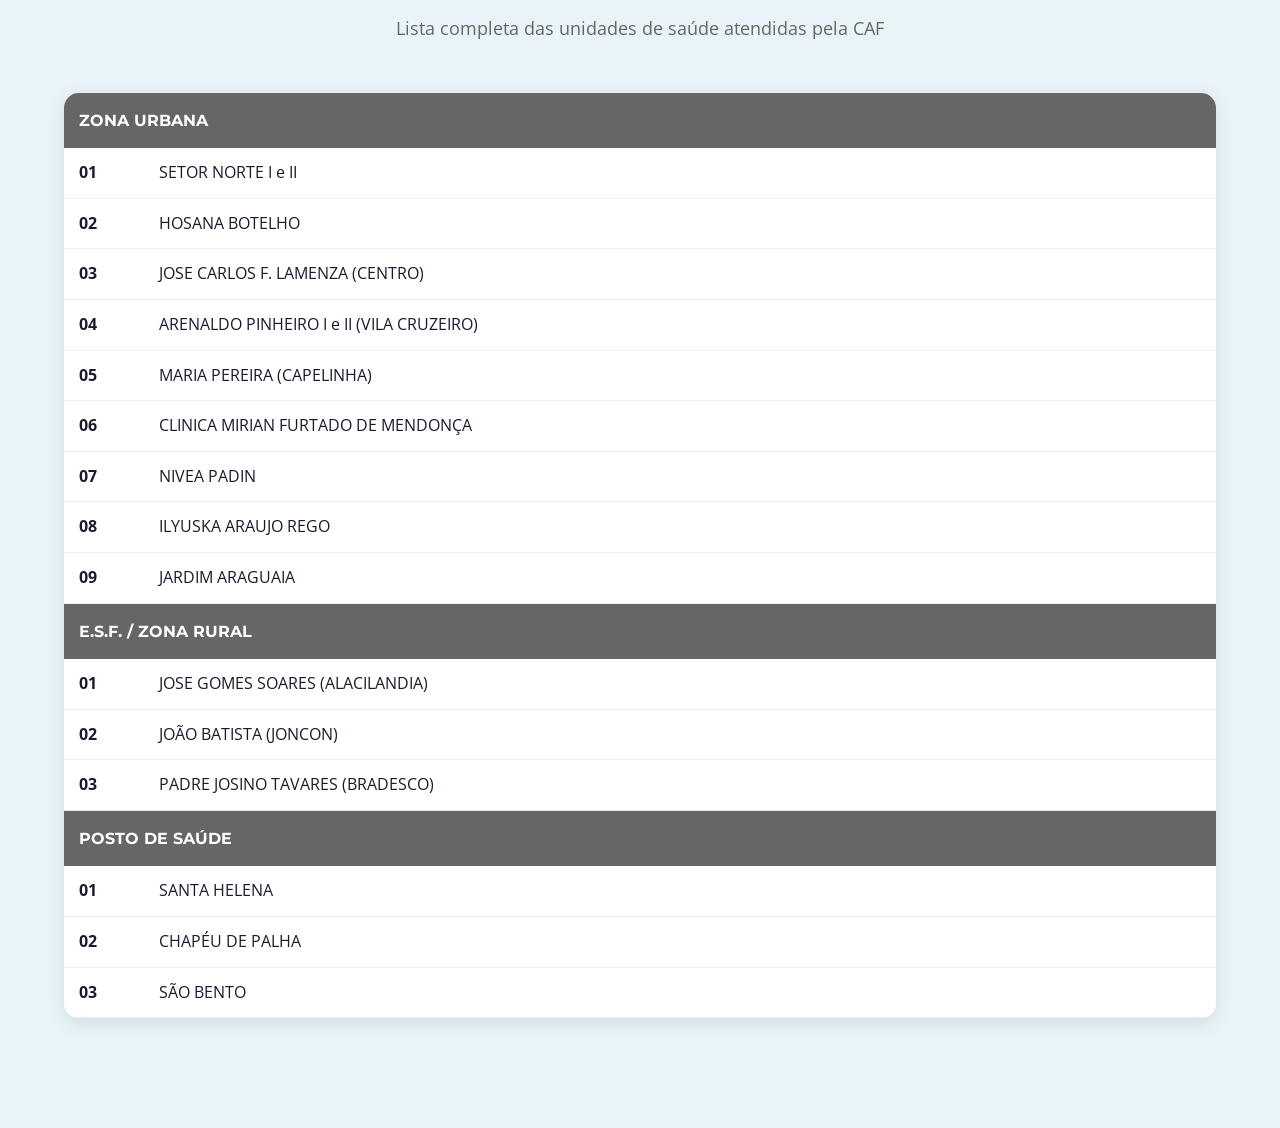
<file: materias/caf-conceicao-do-araguaia-02.html>
<!DOCTYPE html>
<html lang="pt-BR">
<head>
    <meta charset="UTF-8">
    <meta name="viewport" content="width=device-width, initial-scale=1.0">
    <title>CAF - Central de Abastecimento Farmacêutico | Conceição do Araguaia</title>
    <link href="https://fonts.googleapis.com/css2?family=Montserrat:wght@400;600;700;800&family=Open+Sans:wght@400;600&display=swap" rel="stylesheet">
    <link rel="stylesheet" href="https://cdnjs.cloudflare.com/ajax/libs/font-awesome/6.4.0/css/all.min.css">
    <style>
        * {
            margin: 0;
            padding: 0;
            box-sizing: border-box;
        }

        :root {
            --primary: #1e5a8e;
            --primary-dark: #0d3a5c;
            --secondary: #4ecdc4;
            --accent: #ff6b6b;
            --light: #e8f4f8;
            --dark: #1a1a2e;
            --white: #ffffff;
            --gradient: linear-gradient(135deg, #1e5a8e 0%, #4ecdc4 100%);
        }

        body {
            font-family: 'Open Sans', sans-serif;
            background: var(--light);
            color: var(--dark);
            line-height: 1.6;
        }

        /* Header */
        .header {
            background: var(--gradient);
            padding: 0;
            position: relative;
            overflow: hidden;
        }

        .header-top {
            background: var(--primary-dark);
            padding: 8px 0;
            text-align: center;
            color: var(--white);
            font-size: 0.85rem;
        }

        .header-main {
            display: flex;
            align-items: center;
            justify-content: space-between;
            padding: 20px 5%;
            max-width: 1400px;
            margin: 0 auto;
        }

        .logo-section {
            display: flex;
            align-items: center;
            gap: 20px;
        }

        .logo-icon {
            width: 80px;
            height: 80px;
            background: var(--white);
            border-radius: 50%;
            display: flex;
            align-items: center;
            justify-content: center;
            box-shadow: 0 4px 15px rgba(0,0,0,0.2);
        }

        .logo-icon i {
            font-size: 40px;
            color: var(--primary);
        }

        .logo-text h1 {
            font-family: 'Montserrat', sans-serif;
            font-size: 2.5rem;
            font-weight: 800;
            color: var(--white);
            letter-spacing: 2px;
            text-shadow: 2px 2px 4px rgba(0,0,0,0.3);
        }

        .logo-text span {
            display: block;
            font-size: 1rem;
            font-weight: 600;
            color: var(--secondary);
            letter-spacing: 3px;
        }

        .fiscal-badge {
            background: linear-gradient(135deg, #ff6b6b 0%, #ee5a5a 100%);
            color: var(--white);
            padding: 15px 30px;
            border-radius: 50px;
            font-family: 'Montserrat', sans-serif;
            font-weight: 700;
            font-size: 1.1rem;
            text-align: center;
            box-shadow: 0 4px 15px rgba(0,0,0,0.3);
            animation: pulse 2s infinite;
        }

        @keyframes pulse {
            0%, 100% { transform: scale(1); }
            50% { transform: scale(1.05); }
        }

        /* Navigation */
        .nav {
            background: var(--white);
            box-shadow: 0 2px 10px rgba(0,0,0,0.1);
            position: sticky;
            top: 0;
            z-index: 1000;
        }

        .nav ul {
            display: flex;
            justify-content: center;
            list-style: none;
            max-width: 1400px;
            margin: 0 auto;
            flex-wrap: wrap;
        }

        .nav li a {
            display: block;
            padding: 18px 25px;
            color: var(--primary);
            text-decoration: none;
            font-weight: 600;
            transition: all 0.3s;
            border-bottom: 3px solid transparent;
        }

        .nav li a:hover {
            color: var(--secondary);
            border-bottom-color: var(--secondary);
        }

        /* Hero Section */
        .hero {
            background: linear-gradient(rgba(30,90,142,0.9), rgba(78,205,196,0.9)), url('data:image/svg+xml,<svg xmlns="http://www.w3.org/2000/svg" viewBox="0 0 100 100"><circle cx="50" cy="50" r="40" fill="none" stroke="white" stroke-width="0.5" opacity="0.1"/></svg>');
            background-size: cover;
            padding: 80px 5%;
            text-align: center;
            color: var(--white);
        }

        .hero h2 {
            font-family: 'Montserrat', sans-serif;
            font-size: 3rem;
            margin-bottom: 20px;
            text-shadow: 2px 2px 4px rgba(0,0,0,0.3);
        }

        .hero p {
            font-size: 1.3rem;
            max-width: 800px;
            margin: 0 auto 30px;
        }

        .hero-buttons {
            display: flex;
            gap: 20px;
            justify-content: center;
            flex-wrap: wrap;
        }

        .btn {
            padding: 15px 40px;
            border-radius: 50px;
            text-decoration: none;
            font-weight: 700;
            transition: all 0.3s;
            display: inline-flex;
            align-items: center;
            gap: 10px;
        }

        .btn-primary {
            background: var(--white);
            color: var(--primary);
        }

        .btn-primary:hover {
            transform: translateY(-3px);
            box-shadow: 0 10px 30px rgba(0,0,0,0.3);
        }

        .btn-secondary {
            background: transparent;
            color: var(--white);
            border: 2px solid var(--white);
        }

        .btn-secondary:hover {
            background: var(--white);
            color: var(--primary);
        }

        /* Sections */
        .section {
            padding: 80px 5%;
            max-width: 1400px;
            margin: 0 auto;
        }

        .section-title {
            text-align: center;
            margin-bottom: 50px;
        }

        .section-title h2 {
            font-family: 'Montserrat', sans-serif;
            font-size: 2.5rem;
            color: var(--primary);
            margin-bottom: 15px;
        }

        .section-title p {
            color: #666;
            font-size: 1.1rem;
        }

        /* Cards */
        .cards-grid {
            display: grid;
            grid-template-columns: repeat(auto-fit, minmax(300px, 1fr));
            gap: 30px;
        }

        .card {
            background: var(--white);
            border-radius: 20px;
            padding: 35px;
            box-shadow: 0 10px 40px rgba(0,0,0,0.1);
            transition: all 0.3s;
            border-top: 5px solid var(--secondary);
        }

        .card:hover {
            transform: translateY(-10px);
            box-shadow: 0 20px 60px rgba(0,0,0,0.15);
        }

        .card-icon {
            width: 70px;
            height: 70px;
            background: var(--light);
            border-radius: 15px;
            display: flex;
            align-items: center;
            justify-content: center;
            margin-bottom: 20px;
        }

        .card-icon i {
            font-size: 32px;
            color: var(--primary);
        }

        .card h3 {
            font-family: 'Montserrat', sans-serif;
            font-size: 1.4rem;
            color: var(--primary);
            margin-bottom: 15px;
        }

        .card p, .card ul {
            color: #555;
            line-height: 1.8;
        }

        .card ul {
            list-style: none;
            padding-left: 0;
        }

        .card ul li {
            padding: 8px 0;
            padding-left: 25px;
            position: relative;
        }

        .card ul li::before {
            content: "✓";
            position: absolute;
            left: 0;
            color: var(--secondary);
            font-weight: bold;
        }

        /* Flow Diagram */
        .flow-section {
            background: var(--white);
            padding: 60px 5%;
        }

        .flow-container {
            max-width: 1000px;
            margin: 0 auto;
        }

        .flow-box {
            background: linear-gradient(135deg, #e8f4f8 0%, #d0e8f0 100%);
            border: 3px solid var(--primary);
            border-radius: 15px;
            padding: 25px;
            text-align: center;
            margin: 20px auto;
            max-width: 400px;
            position: relative;
        }

        .flow-box h3 {
            font-family: 'Montserrat', sans-serif;
            color: var(--primary);
            font-size: 1.3rem;
        }

        .flow-arrow {
            text-align: center;
            font-size: 2rem;
            color: var(--secondary);
            margin: 10px 0;
        }

        .flow-row {
            display: flex;
            justify-content: center;
            gap: 30px;
            flex-wrap: wrap;
        }

        .flow-box.small {
            max-width: 300px;
            flex: 1;
            min-width: 250px;
        }

        /* Info Boxes */
        .info-box {
            background: linear-gradient(135deg, #e8f4f8 0%, #d0e8f0 100%);
            border-radius: 15px;
            padding: 30px;
            margin: 30px 0;
            border-left: 5px solid var(--primary);
        }

        .info-box h3 {
            font-family: 'Montserrat', sans-serif;
            color: var(--primary);
            margin-bottom: 15px;
            font-size: 1.4rem;
        }

        .info-box p {
            color: #444;
            line-height: 1.8;
        }

        /* Table */
        .table-container {
            overflow-x: auto;
            margin: 30px 0;
            border-radius: 15px;
            box-shadow: 0 5px 20px rgba(0,0,0,0.1);
        }

        table {
            width: 100%;
            border-collapse: collapse;
            background: var(--white);
        }

        th {
            background: var(--primary);
            color: var(--white);
            padding: 15px;
            text-align: left;
            font-family: 'Montserrat', sans-serif;
        }

        td {
            padding: 12px 15px;
            border-bottom: 1px solid #eee;
        }

        tr:hover {
            background: #f8f9fa;
        }

        .table-header {
            background: #666;
            color: white;
            font-weight: bold;
        }

        /* Footer */
        .footer {
            background: var(--dark);
            color: var(--white);
            padding: 60px 5% 30px;
        }

        .footer-content {
            max-width: 1400px;
            margin: 0 auto;
            display: grid;
            grid-template-columns: repeat(auto-fit, minmax(250px, 1fr));
            gap: 40px;
        }

        .footer-section h3 {
            font-family: 'Montserrat', sans-serif;
            margin-bottom: 20px;
            color: var(--secondary);
        }

        .footer-section p, .footer-section a {
            color: #aaa;
            text-decoration: none;
            line-height: 2;
        }

        .footer-section a:hover {
            color: var(--secondary);
        }

        .social-links {
            display: flex;
            gap: 15px;
            margin-top: 20px;
        }

        .social-links a {
            width: 45px;
            height: 45px;
            background: var(--primary);
            border-radius: 50%;
            display: flex;
            align-items: center;
            justify-content: center;
            transition: all 0.3s;
        }

        .social-links a:hover {
            background: var(--secondary);
            transform: translateY(-5px);
        }

        .footer-bottom {
            text-align: center;
            margin-top: 40px;
            padding-top: 30px;
            border-top: 1px solid #333;
            color: #666;
        }

        /* Responsive */
        @media (max-width: 768px) {
            .header-main {
                flex-direction: column;
                text-align: center;
                gap: 20px;
            }

            .logo-text h1 {
                font-size: 1.8rem;
            }

            .hero h2 {
                font-size: 2rem;
            }

            .nav ul {
                flex-direction: column;
            }

            .nav li a {
                text-align: center;
                border-bottom: none;
                border-left: 3px solid transparent;
            }
        }

        /* Special Sections */
        .highlight-box {
            background: linear-gradient(135deg, #ff6b6b 0%, #ee5a5a 100%);
            color: white;
            padding: 30px;
            border-radius: 15px;
            margin: 30px 0;
        }

        .highlight-box h3 {
            font-family: 'Montserrat', sans-serif;
            margin-bottom: 15px;
        }

        .medication-grid {
            display: grid;
            grid-template-columns: repeat(auto-fit, minmax(200px, 1fr));
            gap: 20px;
            margin: 30px 0;
        }

        .med-card {
            background: white;
            padding: 20px;
            border-radius: 10px;
            text-align: center;
            box-shadow: 0 5px 15px rgba(0,0,0,0.1);
        }

        .med-card i {
            font-size: 40px;
            color: var(--primary);
            margin-bottom: 10px;
        }

        /* Timeline */
        .timeline {
            position: relative;
            padding: 20px 0;
        }

        .timeline-item {
            display: flex;
            align-items: center;
            margin: 20px 0;
            padding: 20px;
            background: white;
            border-radius: 10px;
            box-shadow: 0 5px 15px rgba(0,0,0,0.1);
        }

        .timeline-icon {
            width: 60px;
            height: 60px;
            background: var(--primary);
            border-radius: 50%;
            display: flex;
            align-items: center;
            justify-content: center;
            color: white;
            font-size: 24px;
            margin-right: 20px;
            flex-shrink: 0;
        }

        .timeline-content h4 {
            font-family: 'Montserrat', sans-serif;
            color: var(--primary);
            margin-bottom: 5px;
        }
    </style>
</head>
<body>
    <!-- Header -->
    <header class="header">
        <div class="header-top">
            <i class="fas fa-map-marker-alt"></i> Prefeitura de Conceição do Araguaia - PA
        </div>
        <div class="header-main">
            <div class="logo-section">
                <div class="logo-icon">
                    <i class="fas fa-pills"></i>
                </div>
                <div class="logo-text">
                    <h1>CAF</h1>
                    <span>CENTRAL DE ABASTECIMENTO FARMACÊUTICO</span>
                </div>
            </div>
            <div class="fiscal-badge">
                <i class="fas fa-shield-alt"></i><br>
                MARCIO<br>
                O FISCAL DO POVO
            </div>
        </div>
    </header>

    <!-- Navigation -->
    <nav class="nav">
        <ul>
            <li><a href="#sobre"><i class="fas fa-info-circle"></i> Sobre</a></li>
            <li><a href="#atendimento"><i class="fas fa-hand-holding-medical"></i> Atendimento</a></li>
            <li><a href="#medicamentos"><i class="fas fa-pills"></i> Medicamentos</a></li>
            <li><a href="#apac"><i class="fas fa-file-medical"></i> APAC</a></li>
            <li><a href="#talidomida"><i class="fas fa-exclamation-triangle"></i> Talidomida</a></li>
            <li><a href="#almoxarifado"><i class="fas fa-warehouse"></i> Almoxarifado</a></li>
            <li><a href="#unidades"><i class="fas fa-hospital"></i> Unidades</a></li>
        </ul>
    </nav>

    <!-- Hero Section -->
    <section class="hero">
        <h2><i class="fas fa-heartbeat"></i> Saúde para Todos</h2>
        <p>Garantindo o acesso a medicamentos padronizados na Relação Municipal de Medicamentos (REMUME) para a Atenção Primária em Saúde, com informações e orientações para o uso racional.</p>
        <div class="hero-buttons">
            <a href="#atendimento" class="btn btn-primary">
                <i class="fas fa-calendar-check"></i> Como Funciona
            </a>
            <a href="#unidades" class="btn btn-secondary">
                <i class="fas fa-map-marked-alt"></i> Nossas Unidades
            </a>
        </div>
    </section>

    <!-- Sobre Section -->
    <section id="sobre" class="section">
        

        <div class="cards-grid">
            <div class="card">
                <div class="card-icon">
                    <i class="fas fa-pills"></i>
                </div>
                <h3>Medicamentos Básicos</h3>
                <ul>
                    <li>Analgésicos e antipiréticos</li>
                    <li>Antiinflamatórios</li>
                    <li>Medicamentos para enxaqueca</li>
                    <li>Tratamento da gota</li>
                    <li>Antiinflamatórios esteroides</li>
                    <li>Antialérgicos</li>
                </ul>
            </div>

            <div class="card">
                <div class="card-icon">
                    <i class="fas fa-capsules"></i>
                </div>
                <h3>Antimicrobianos</h3>
                <ul>
                    <li>Antibacterianos</li>
                    <li>Antifúngicos</li>
                    <li>Antivirais</li>
                    <li>Antiparasitários</li>
                </ul>
            </div>

            <div class="card">
                <div class="card-icon">
                    <i class="fas fa-heartbeat"></i>
                </div>
                <h3>Doenças Crônicas</h3>
                <ul>
                    <li>Hipoglicemiantes orais</li>
                    <li>Anti-hipertensivos</li>
                    <li>Tratamento de ICC</li>
                    <li>Angina de peito</li>
                    <li>Asma/Rinite</li>
                    <li>Tratamento de próstata</li>
                </ul>
            </div>

            <div class="card">
                <div class="card-icon">
                    <i class="fas fa-first-aid"></i>
                </div>
                <h3>Outros Medicamentos</h3>
                <ul>
                    <li>Pediculose</li>
                    <li>Azia/Queimação</li>
                    <li>EPI (Equipamentos de Proteção Individual)</li>
                    <li>Materiais diversos</li>
                </ul>
            </div>
        </div>
    </section>

    <!-- Atendimento Section -->
    <section id="atendimento" class="section" style="background: white;">
        <div class="section-title">
            <h2><i class="fas fa-route"></i> Fluxo de Atendimento</h2>
            <p>Entenda como funciona o atendimento na Farmácia</p>
        </div>

        <div class="flow-container">
            <div class="flow-box">
                <h3><i class="fas fa-hospital-user"></i> FARMÁCIA - ATENDIMENTO AO PÚBLICO</h3>
            </div>

            <div class="flow-arrow">
                <i class="fas fa-arrow-down"></i>
            </div>

            <div class="flow-row">
                <div class="flow-box small">
                    <h3><i class="fas fa-list-alt"></i> RENAME/REMUME</h3>
                    <p>Relação Nacional/Municipal de Medicamentos Essenciais</p>
                </div>
                <div class="flow-box small">
                    <h3><i class="fas fa-file-medical-alt"></i> APAC</h3>
                    <p>Autorização de Procedimento de Alto Custo</p>
                </div>
            </div>

            <div class="flow-arrow">
                <i class="fas fa-arrow-down"></i>
            </div>

            <div class="flow-box">
                <h3><i class="fas fa-gavel"></i> ORDEM JUDICIAL / PROCESSO ADMINISTRATIVO INTERNO (SMS)</h3>
            </div>
        </div>

        <div class="info-box" style="margin-top: 50px;">
            <h3><i class="fas fa-info-circle"></i> RENAME e REMUME - O que são?</h3>
            <p><strong>RENAME</strong> (Relação Nacional de Medicamentos Essenciais) compreende: Componente Básico, Componente Estratégico e Componente Especializado.</p>
            <p style="margin-top: 15px;"><strong>REMUME</strong> (Relação Municipal de Medicamentos Essenciais) corresponde ao Componente Básico da assistência farmacêutica municipal.</p>
        </div>
    </section>

    <!-- Medicamentos Psicotrópicos -->
    <section id="medicamentos" class="section">
        <div class="section-title">
            <h2><i class="fas fa-brain"></i> Medicamentos Psicotrópicos</h2>
            <p>Procedimentos para retirada de medicamentos controlados</p>
        </div>

        <div class="highlight-box">
            <h3><i class="fas fa-exclamation-circle"></i> Documentos Necessários</h3>
            <p>Para retirada de medicamentos psicotrópicos (ansiolíticos, antidepressivos, anticonvulsivantes, antipsicóticos, benzodiazepínicos), é necessária a <strong>apresentação e retenção da receita médica atualizada</strong>, juntamente com os seguintes documentos:</p>
            <ul style="margin-top: 15px; line-height: 2;">
                <li>→ Cartão do SUS do paciente</li>
                <li>→ RG do portador da receita</li>
            </ul>
        </div>

        <div class="medication-grid">
            <div class="med-card">
                <i class="fas fa-capsules"></i>
                <h4>Fluoxetina</h4>
                <p>Antidepressivo</p>
            </div>
            <div class="med-card">
                <i class="fas fa-capsules"></i>
                <h4>Sertralina</h4>
                <p>Antidepressivo</p>
            </div>
            <div class="med-card">
                <i class="fas fa-tablets"></i>
                <h4>Carbamazepina</h4>
                <p>Anticonvulsivante</p>
            </div>
            <div class="med-card">
                <i class="fas fa-tablets"></i>
                <h4>Clonazepam</h4>
                <p>Ansiolítico</p>
            </div>
            <div class="med-card">
                <i class="fas fa-pills"></i>
                <h4>Risperidona</h4>
                <p>Antipsicótico</p>
            </div>
            <div class="med-card">
                <i class="fas fa-tablets"></i>
                <h4>Diazepam</h4>
                <p>Ansiolítico</p>
            </div>
        </div>
    </section>

    <!-- APAC Section -->
    <section id="apac" class="section" style="background: white;">
        <div class="section-title">
            <h2><i class="fas fa-file-medical-alt"></i> APAC</h2>
            <p>Autorização de Procedimento de Alto Custo</p>
        </div>

        <div class="info-box">
            <h3><i class="fas fa-info-circle"></i> O que é APAC?</h3>
            <p>APAC é a <strong>Autorização de Procedimento de Alto Custo</strong> (Componente Especializado da Assistência Farmacêutica da RENAME - CEAF).</p>
        </div>

        <div class="card" style="max-width: 900px; margin: 30px auto;">
            <h3><i class="fas fa-clipboard-list"></i> Processo de Autorização</h3>
            <p style="margin-bottom: 20px;">O processo é montado no CAPS (Perfil Psiquiátrico) através de:</p>
            <ul>
                <li>Prescrição médica atualizada</li>
                <li>LME (Laudo de Medicamentos Excepcionais - formulário específico da SES)</li>
                <li>Cópias do RG, CPF, CNS</li>
                <li>Comprovante de endereço</li>
                <li>Exames conforme CID no laudo</li>
            </ul>
            <div class="highlight-box" style="margin-top: 20px;">
                <p><i class="fas fa-info-circle"></i> <strong>Importante:</strong> A entrega é somente para o paciente ou responsável legal cadastrado no processo. Quantidade fornecida para 1 mês de tratamento pelo AUDMED da 12ª CRS.</p>
            </div>
        </div>
    </section>

    <!-- Talidomida Section -->
    <section id="talidomida" class="section">
        <div class="section-title">
            <h2><i class="fas fa-exclamation-triangle"></i> Talidomida</h2>
            <p>Medicamento de controle especial para Hanseníase</p>
        </div>

        <div class="info-box" style="border-left-color: #ff6b6b;">
            <h3 style="color: #ff6b6b;"><i class="fas fa-info-circle"></i> Sobre a Talidomida</h3>
            <p>É um medicamento que age regulando o sistema imunológico e diminuindo a inflamação, sendo indicado para o tratamento da <strong>Hanseníase</strong> (conhecida como Lepra).</p>
            <p style="margin-top: 15px; color: #ff6b6b; font-weight: bold;">
                <i class="fas fa-ban"></i> É PROIBIDO para mulheres grávidas ou com chances de engravidar (idade fértil).
            </p>
        </div>

        <div class="cards-grid" style="margin-top: 40px;">
            <div class="card">
                <div class="card-icon" style="background: #fff3cd;">
                    <i class="fas fa-file-alt" style="color: #856404;"></i>
                </div>
                <h3>Documentos Necessários</h3>
                <ul>
                    <li>Notificação de Receita de Talidomida</li>
                    <li>Termo de Esclarecimento para Usuário da Talidomida</li>
                    <li>Termo de Responsabilidade</li>
                </ul>
            </div>

            <div class="card">
                <div class="card-icon" style="background: #d4edda;">
                    <i class="fas fa-industry" style="color: #155724;"></i>
                </div>
                <h3>Fluxo de Distribuição</h3>
                <p><strong>FUNED</strong> produz e distribui o medicamento com bula aprovada pela ANVISA.</p>
                <p style="margin-top: 10px;">Secretarias de Estado de Saúde recebem e distribuem no estado.</p>
                <p style="margin-top: 10px;">Regionais de Saúde recebem e distribuem a Talidomida.</p>
                <p style="margin-top: 10px;"><strong>CAF</strong> recebe e dispensa diretamente para o usuário.</p>
            </div>
        </div>
    </section>

    <!-- Almoxarifado Section -->
    <section id="almoxarifado" class="section" style="background: white;">
        <div class="section-title">
            <h2><i class="fas fa-warehouse"></i> Almoxarifado</h2>
            <p>Distribuição de medicamentos às unidades de saúde</p>
        </div>

        <div class="info-box">
            <h3><i class="fas fa-truck-loading"></i> Abastecimento</h3>
            <p>Abastecimento de medicamentos, insumos e insulinas através de pedido recebido por e-mail, sendo distribuídos às unidades <strong>semanalmente, toda sexta-feira</strong>.</p>
            <p style="margin-top: 15px;">Atendemos as unidades da zona urbana e rural, SAMU, Melhor em Casa e CEO.</p>
        </div>

        <div class="timeline">
            <div class="timeline-item">
                <div class="timeline-icon">
                    <i class="fas fa-envelope"></i>
                </div>
                <div class="timeline-content">
                    <h4>Segunda e Terça-feira</h4>
                    <p>Pedido enviado para CAF por e-mail</p>
                </div>
            </div>

            <div class="timeline-item">
                <div class="timeline-icon">
                    <i class="fas fa-clipboard-check"></i>
                </div>
                <div class="timeline-content">
                    <h4>Análise e Baixa</h4>
                    <p>Pedido recebido para análise e baixa no sistema HÓRUS</p>
                </div>
            </div>

            <div class="timeline-item">
                <div class="timeline-icon">
                    <i class="fas fa-boxes"></i>
                </div>
                <div class="timeline-content">
                    <h4>Quarta e Quinta-feira</h4>
                    <p>Medicamento é separado para entrega</p>
                </div>
            </div>

            <div class="timeline-item">
                <div class="timeline-icon">
                    <i class="fas fa-truck"></i>
                </div>
                <div class="timeline-content">
                    <h4>Sexta-feira</h4>
                    <p>Entrega às ESF (Estratégia de Saúde da Família)</p>
                </div>
            </div>
        </div>

        <div class="cards-grid" style="margin-top: 40px;">
            <div class="card">
                <div class="card-icon">
                    <i class="fas fa-home"></i>
                </div>
                <h3>Estratégia de Saúde Familiar</h3>
                <p>Atendimento às ESF da zona urbana e rural</p>
            </div>

            <div class="card">
                <div class="card-icon">
                    <i class="fas fa-syringe"></i>
                </div>
                <h3>Medicamentos Especiais</h3>
                <ul>
                    <li>Insulino Dependente</li>
                    <li>TB e MH</li>
                    <li>Anticoncepcionais orais e injetáveis</li>
                    <li>Preservativos masculino e feminino</li>
                </ul>
            </div>

            <div class="card">
                <div class="card-icon">
                    <i class="fas fa-ambulance"></i>
                </div>
                <h3>SAMU / CEO / Melhor em Casa</h3>
                <p>Atendimento aos serviços de urgência e atenção domiciliar</p>
            </div>

            <div class="card">
                <div class="card-icon">
                    <i class="fas fa-user-check"></i>
                </div>
                <h3>Pacientes Autorizados</h3>
                <p>Pacientes autorizados pela SMS mediante laudo/receita médica</p>
            </div>
        </div>
    </section>

    <!-- Unidades Section -->
    <section id="unidades" class="section">
        <div class="section-title">
            <h2><i class="fas fa-hospital"></i> Unidades Atendidas</h2>
            <p>Lista completa das unidades de saúde atendidas pela CAF</p>
        </div>

        <div class="table-container">
            <table>
                <tr>
                    <th colspan="2" class="table-header">ZONA URBANA</th>
                </tr>
                <tr>
                    <td style="width: 80px;"><strong>01</strong></td>
                    <td>SETOR NORTE I e II</td>
                </tr>
                <tr>
                    <td><strong>02</strong></td>
                    <td>HOSANA BOTELHO</td>
                </tr>
                <tr>
                    <td><strong>03</strong></td>
                    <td>JOSE CARLOS F. LAMENZA (CENTRO)</td>
                </tr>
                <tr>
                    <td><strong>04</strong></td>
                    <td>ARENALDO PINHEIRO I e II (VILA CRUZEIRO)</td>
                </tr>
                <tr>
                    <td><strong>05</strong></td>
                    <td>MARIA PEREIRA (CAPELINHA)</td>
                </tr>
                <tr>
                    <td><strong>06</strong></td>
                    <td>CLINICA MIRIAN FURTADO DE MENDONÇA</td>
                </tr>
                <tr>
                    <td><strong>07</strong></td>
                    <td>NIVEA PADIN</td>
                </tr>
                <tr>
                    <td><strong>08</strong></td>
                    <td>ILYUSKA ARAUJO REGO</td>
                </tr>
                <tr>
                    <td><strong>09</strong></td>
                    <td>JARDIM ARAGUAIA</td>
                </tr>
                <tr>
                    <th colspan="2" class="table-header">E.S.F. / ZONA RURAL</th>
                </tr>
                <tr>
                    <td><strong>01</strong></td>
                    <td>JOSE GOMES SOARES (ALACILANDIA)</td>
                </tr>
                <tr>
                    <td><strong>02</strong></td>
                    <td>JOÃO BATISTA (JONCON)</td>
                </tr>
                <tr>
                    <td><strong>03</strong></td>
                    <td>PADRE JOSINO TAVARES (BRADESCO)</td>
                </tr>
                <tr>
                    <th colspan="2" class="table-header">POSTO DE SAÚDE</th>
                </tr>
                <tr>
                    <td><strong>01</strong></td>
                    <td>SANTA HELENA</td>
                </tr>
                <tr>
                    <td><strong>02</strong></td>
                    <td>CHAPÉU DE PALHA</td>
                </tr>
                <tr>
                    <td><strong>03</strong></td>
                    <td>SÃO BENTO</td>
                </tr>
            </table>
        </div>
    </section>

    

    <script>
        // Smooth scroll
        document.querySelectorAll('a[href^="#"]').forEach(anchor => {
            anchor.addEventListener('click', function (e) {
                e.preventDefault();
                document.querySelector(this.getAttribute('href')).scrollIntoView({
                    behavior: 'smooth'
                });
            });
        });

        // Animation on scroll
        const observerOptions = {
            threshold: 0.1
        };

        const observer = new IntersectionObserver((entries) => {
            entries.forEach(entry => {
                if (entry.isIntersecting) {
                    entry.target.style.opacity = '1';
                    entry.target.style.transform = 'translateY(0)';
                }
            });
        }, observerOptions);

        document.querySelectorAll('.card, .timeline-item, .flow-box').forEach(el => {
            el.style.opacity = '0';
            el.style.transform = 'translateY(30px)';
            el.style.transition = 'all 0.6s ease';
            observer.observe(el);
        });
    </script>
</body>
</html>
</file>
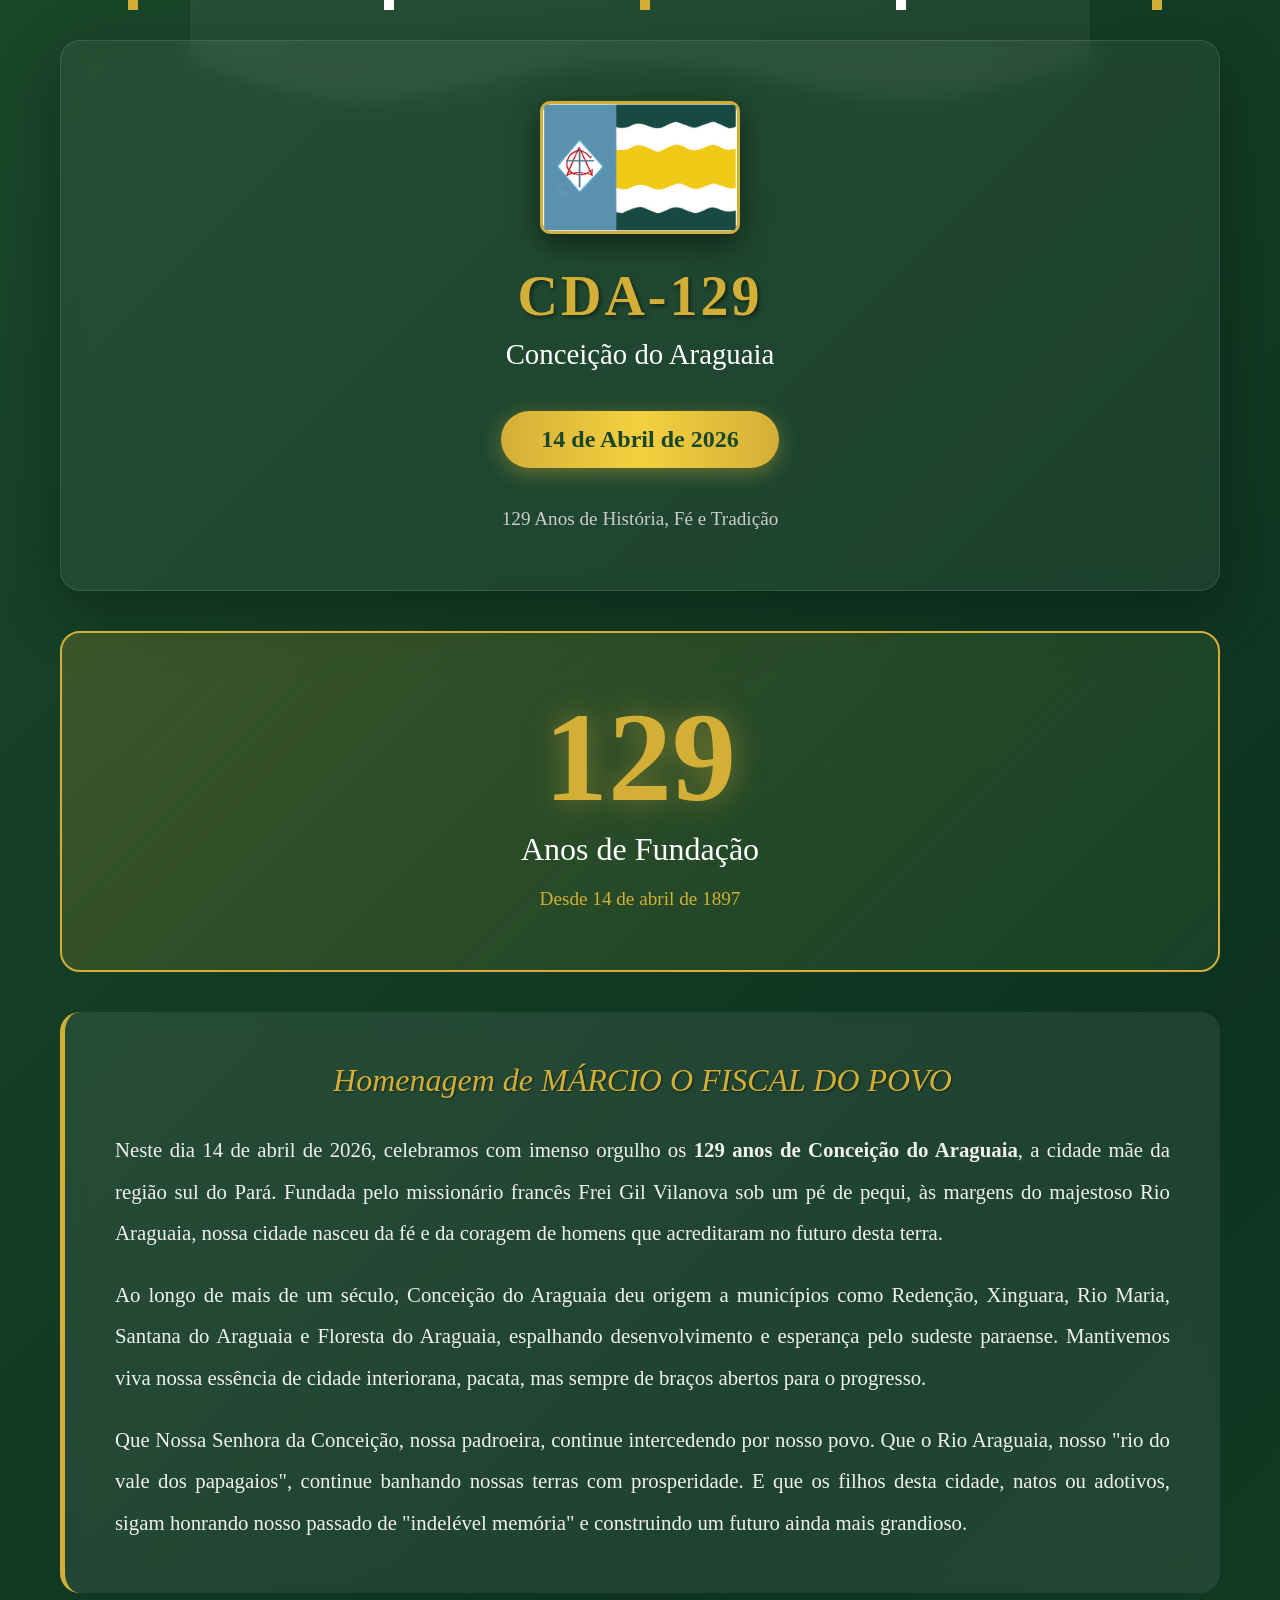
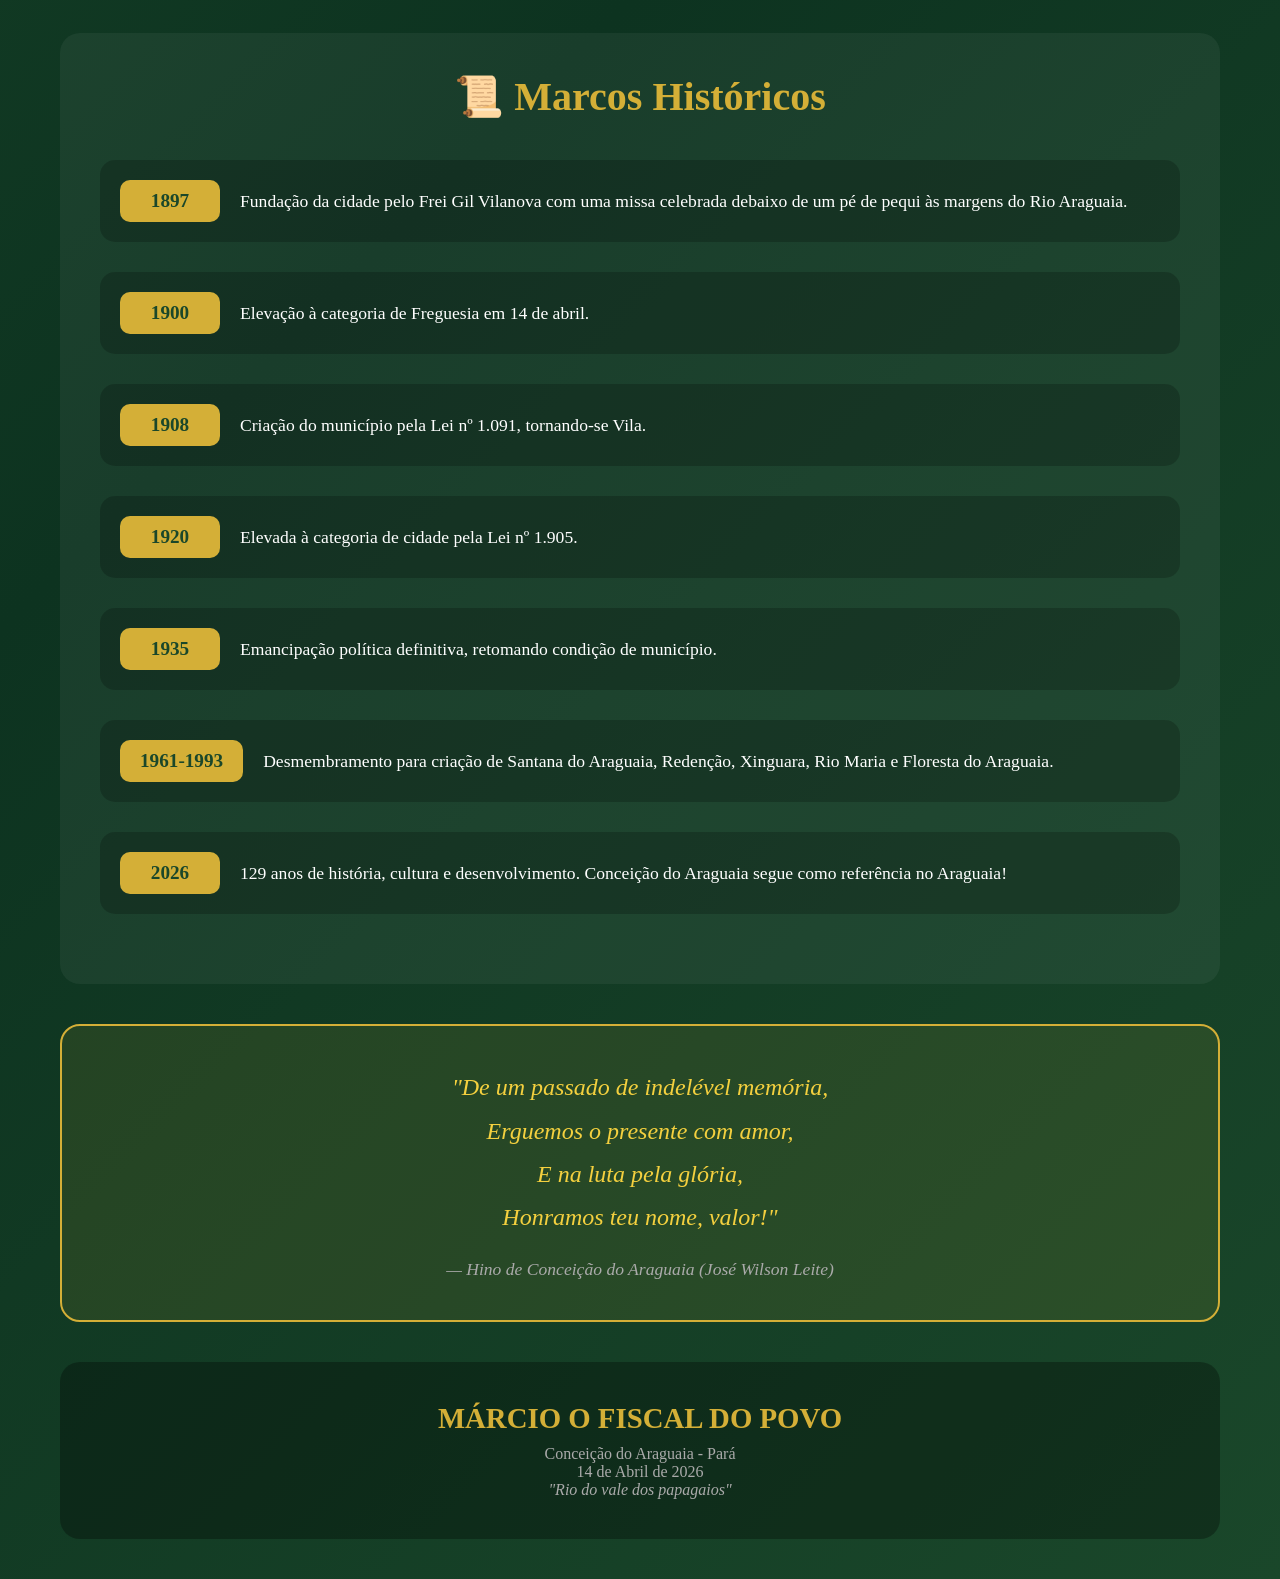
<file: materias/cda-129.html>
<!DOCTYPE html>
<html lang="pt-BR">
<head>
    <meta charset="UTF-8">
    <meta name="viewport" content="width=device-width, initial-scale=1.0">
    <title>CDA-129 | 129 Anos de Conceição do Araguaia</title>
    <style>
        * {
            margin: 0;
            padding: 0;
            box-sizing: border-box;
        }

        body {
            font-family: 'Georgia', serif;
            background: linear-gradient(135deg, #1a472a 0%, #0d3320 50%, #1a472a 100%);
            min-height: 100vh;
            color: #fff;
            overflow-x: hidden;
        }

        /* Animação de ondas do Rio Araguaia no topo */
        .wave-container {
            position: fixed;
            top: 0;
            left: 0;
            width: 100%;
            height: 200px;
            overflow: hidden;
            z-index: 0;
            opacity: 0.3;
        }

        .wave {
            position: absolute;
            top: 0;
            left: 0;
            width: 200%;
            height: 100%;
            background: url("data:image/svg+xml,%3Csvg xmlns='http://www.w3.org/2000/svg' viewBox='0 0 1440 320'%3E%3Cpath fill='%23ffffff' fill-opacity='0.2' d='M0,96L48,112C96,128,192,160,288,160C384,160,480,128,576,112C672,96,768,96,864,112C960,128,1056,160,1152,160C1248,160,1344,128,1392,112L1440,96L1440,0L1392,0C1344,0,1248,0,1152,0C1056,0,960,0,864,0C768,0,672,0,576,0C480,0,384,0,288,0C192,0,96,0,48,0L0,0Z'%3E%3C/path%3E%3C/svg%3E");
            background-size: 50% 100%;
            animation: wave 20s linear infinite;
        }

        @keyframes wave {
            0% { transform: translateX(0); }
            100% { transform: translateX(-50%); }
        }

        /* Container principal */
        .container {
            max-width: 1200px;
            margin: 0 auto;
            padding: 40px 20px;
            position: relative;
            z-index: 1;
        }

        /* Cabeçalho com bandeira */
        header {
            text-align: center;
            padding: 60px 20px;
            background: rgba(255, 255, 255, 0.05);
            border-radius: 20px;
            margin-bottom: 40px;
            backdrop-filter: blur(10px);
            border: 1px solid rgba(255, 255, 255, 0.1);
            box-shadow: 0 20px 60px rgba(0, 0, 0, 0.3);
        }

        .flag-container {
            width: 200px;
            height: 133px;
            margin: 0 auto 30px;
            border-radius: 10px;
            overflow: hidden;
            box-shadow: 0 10px 30px rgba(0, 0, 0, 0.5);
            border: 3px solid #d4af37;
            animation: float 6s ease-in-out infinite;
        }

        @keyframes float {
            0%, 100% { transform: translateY(0); }
            50% { transform: translateY(-10px); }
        }

        .flag-container img {
            width: 100%;
            height: 100%;
            object-fit: cover;
        }

        h1 {
            font-size: 3.5em;
            color: #d4af37;
            text-shadow: 2px 2px 4px rgba(0, 0, 0, 0.5);
            margin-bottom: 10px;
            letter-spacing: 3px;
        }

        .subtitle {
            font-size: 1.8em;
            color: #fff;
            font-weight: 300;
            margin-bottom: 20px;
        }

        .date-highlight {
            display: inline-block;
            background: linear-gradient(90deg, #d4af37, #f4d03f, #d4af37);
            color: #1a472a;
            padding: 15px 40px;
            border-radius: 50px;
            font-size: 1.5em;
            font-weight: bold;
            margin: 20px 0;
            box-shadow: 0 5px 20px rgba(212, 175, 55, 0.4);
            animation: pulse 2s infinite;
        }

        @keyframes pulse {
            0%, 100% { transform: scale(1); }
            50% { transform: scale(1.05); }
        }

        /* Seção de homenagem */
        .tribute-section {
            background: rgba(255, 255, 255, 0.08);
            border-radius: 20px;
            padding: 50px;
            margin-bottom: 40px;
            backdrop-filter: blur(10px);
            border-left: 5px solid #d4af37;
        }

        .tribute-author {
            text-align: center;
            font-size: 2em;
            color: #d4af37;
            font-style: italic;
            margin-bottom: 30px;
            text-shadow: 1px 1px 2px rgba(0, 0, 0, 0.5);
        }

        .tribute-text {
            font-size: 1.3em;
            line-height: 2;
            text-align: justify;
            color: #f0f0f0;
        }

        /* Linha do tempo */
        .timeline {
            background: rgba(255, 255, 255, 0.05);
            border-radius: 20px;
            padding: 40px;
            margin-bottom: 40px;
        }

        .timeline h2 {
            text-align: center;
            color: #d4af37;
            font-size: 2.5em;
            margin-bottom: 40px;
        }

        .timeline-item {
            display: flex;
            margin-bottom: 30px;
            align-items: center;
            background: rgba(0, 0, 0, 0.2);
            padding: 20px;
            border-radius: 15px;
            transition: transform 0.3s;
        }

        .timeline-item:hover {
            transform: translateX(10px);
            background: rgba(212, 175, 55, 0.1);
        }

        .year {
            background: #d4af37;
            color: #1a472a;
            padding: 10px 20px;
            border-radius: 10px;
            font-weight: bold;
            font-size: 1.2em;
            min-width: 100px;
            text-align: center;
            margin-right: 20px;
        }

        .event {
            font-size: 1.1em;
            color: #fff;
        }

        /* Contador de anos */
        .counter-section {
            text-align: center;
            padding: 60px 20px;
            background: linear-gradient(135deg, rgba(212, 175, 55, 0.2), rgba(26, 71, 42, 0.8));
            border-radius: 20px;
            margin-bottom: 40px;
            border: 2px solid #d4af37;
        }

        .counter-number {
            font-size: 8em;
            font-weight: bold;
            color: #d4af37;
            text-shadow: 0 0 30px rgba(212, 175, 55, 0.5);
            line-height: 1;
        }

        .counter-label {
            font-size: 2em;
            color: #fff;
            margin-top: 10px;
        }

        /* Citação do hino */
        .hymn-section {
            background: rgba(212, 175, 55, 0.1);
            border: 2px solid #d4af37;
            border-radius: 20px;
            padding: 40px;
            text-align: center;
            margin-bottom: 40px;
            font-style: italic;
        }

        .hymn-quote {
            font-size: 1.5em;
            color: #f4d03f;
            line-height: 1.8;
            margin-bottom: 20px;
        }

        .hymn-author {
            color: #aaa;
            font-size: 1.1em;
        }

        /* Footer */
        footer {
            text-align: center;
            padding: 40px;
            background: rgba(0, 0, 0, 0.3);
            border-radius: 20px;
            margin-top: 40px;
        }

        .signature {
            font-size: 1.8em;
            color: #d4af37;
            font-weight: bold;
            margin-bottom: 10px;
        }

        .footer-text {
            color: #aaa;
            font-size: 1em;
        }

        /* Efeito de confete */
        .confetti {
            position: fixed;
            width: 10px;
            height: 10px;
            background: #d4af37;
            animation: confetti-fall 5s linear infinite;
            z-index: 0;
        }

        @keyframes confetti-fall {
            0% { transform: translateY(-100vh) rotate(0deg); opacity: 1; }
            100% { transform: translateY(100vh) rotate(720deg); opacity: 0; }
        }

        /* Responsividade */
        @media (max-width: 768px) {
            h1 { font-size: 2em; }
            .subtitle { font-size: 1.2em; }
            .date-highlight { font-size: 1.1em; padding: 10px 20px; }
            .counter-number { font-size: 4em; }
            .timeline-item { flex-direction: column; text-align: center; }
            .year { margin-right: 0; margin-bottom: 10px; }
            .tribute-section { padding: 30px 20px; }
        }
    </style>
</head>
<body>
    <!-- Efeito de ondas -->
    <div class="wave-container">
        <div class="wave"></div>
    </div>

    <!-- Confetes animados -->
    <div class="confetti" style="left: 10%; animation-delay: 0s;"></div>
    <div class="confetti" style="left: 30%; animation-delay: 1s; background: #fff;"></div>
    <div class="confetti" style="left: 50%; animation-delay: 2s;"></div>
    <div class="confetti" style="left: 70%; animation-delay: 3s; background: #fff;"></div>
    <div class="confetti" style="left: 90%; animation-delay: 4s;"></div>

    <div class="container">
        <!-- Cabeçalho -->
        <header>
            <div class="flag-container">
                <img src="../img/07.png" alt="Bandeira de Conceição do Araguaia">
            </div>
            <h1>CDA-129</h1>
            <div class="subtitle">Conceição do Araguaia</div>
            <div class="date-highlight">14 de Abril de 2026</div>
            <p style="margin-top: 20px; font-size: 1.2em; color: #ccc;">129 Anos de História, Fé e Tradição</p>
        </header>

        <!-- Contador -->
        <section class="counter-section">
            <div class="counter-number">129</div>
            <div class="counter-label">Anos de Fundação</div>
            <p style="margin-top: 20px; color: #d4af37; font-size: 1.2em;">
                Desde 14 de abril de 1897
            </p>
        </section>

        <!-- Homenagem -->
        <section class="tribute-section">
            <div class="tribute-author">Homenagem de MÁRCIO O FISCAL DO POVO</div>
            <div class="tribute-text">
                <p>
                    Neste dia 14 de abril de 2026, celebramos com imenso orgulho os <strong>129 anos de Conceição do Araguaia</strong>, 
                    a cidade mãe da região sul do Pará. Fundada pelo missionário francês Frei Gil Vilanova sob um pé de pequi, 
                    às margens do majestoso Rio Araguaia, nossa cidade nasceu da fé e da coragem de homens que acreditaram 
                    no futuro desta terra.
                </p>
                <p style="margin-top: 20px;">
                    Ao longo de mais de um século, Conceição do Araguaia deu origem a municípios como Redenção, Xinguara, 
                    Rio Maria, Santana do Araguaia e Floresta do Araguaia, espalhando desenvolvimento e esperança pelo 
                    sudeste paraense. Mantivemos viva nossa essência de cidade interiorana, pacata, mas sempre de braços 
                    abertos para o progresso.
                </p>
                <p style="margin-top: 20px;">
                    Que Nossa Senhora da Conceição, nossa padroeira, continue intercedendo por nosso povo. Que o Rio Araguaia, 
                    nosso "rio do vale dos papagaios", continue banhando nossas terras com prosperidade. E que os filhos 
                    desta cidade, natos ou adotivos, sigam honrando nosso passado de "indelével memória" e construindo 
                    um futuro ainda mais grandioso.
                </p>
            </div>
        </section>

        <!-- Linha do Tempo -->
        <section class="timeline">
            <h2>📜 Marcos Históricos</h2>
            
            <div class="timeline-item">
                <div class="year">1897</div>
                <div class="event">Fundação da cidade pelo Frei Gil Vilanova com uma missa celebrada debaixo de um pé de pequi às margens do Rio Araguaia.</div>
            </div>

            <div class="timeline-item">
                <div class="year">1900</div>
                <div class="event">Elevação à categoria de Freguesia em 14 de abril.</div>
            </div>

            <div class="timeline-item">
                <div class="year">1908</div>
                <div class="event">Criação do município pela Lei nº 1.091, tornando-se Vila.</div>
            </div>

            <div class="timeline-item">
                <div class="year">1920</div>
                <div class="event">Elevada à categoria de cidade pela Lei nº 1.905.</div>
            </div>

            <div class="timeline-item">
                <div class="year">1935</div>
                <div class="event">Emancipação política definitiva, retomando condição de município.</div>
            </div>

            <div class="timeline-item">
                <div class="year">1961-1993</div>
                <div class="event">Desmembramento para criação de Santana do Araguaia, Redenção, Xinguara, Rio Maria e Floresta do Araguaia.</div>
            </div>

            <div class="timeline-item">
                <div class="year">2026</div>
                <div class="event">129 anos de história, cultura e desenvolvimento. Conceição do Araguaia segue como referência no Araguaia!</div>
            </div>
        </section>

        <!-- Citação do Hino -->
        <section class="hymn-section">
            <div class="hymn-quote">
                "De um passado de indelével memória,<br>
                Erguemos o presente com amor,<br>
                E na luta pela glória,<br>
                Honramos teu nome, valor!"
            </div>
            <div class="hymn-author">— Hino de Conceição do Araguaia (José Wilson Leite)</div>
        </section>

        <!-- Footer -->
        <footer>
            <div class="signature">MÁRCIO O FISCAL DO POVO</div>
            <div class="footer-text">
                Conceição do Araguaia - Pará<br>
                14 de Abril de 2026<br>
                <em>"Rio do vale dos papagaios"</em>
            </div>
        </footer>
    </div>

    <script>
        // Animação de entrada
        document.addEventListener('DOMContentLoaded', function() {
            const elements = document.querySelectorAll('.timeline-item, .tribute-section, .counter-section');
            
            const observer = new IntersectionObserver((entries) => {
                entries.forEach(entry => {
                    if (entry.isIntersecting) {
                        entry.target.style.opacity = '1';
                        entry.target.style.transform = 'translateY(0)';
                    }
                });
            });

            elements.forEach(el => {
                el.style.opacity = '0';
                el.style.transform = 'translateY(30px)';
                el.style.transition = 'all 0.6s ease-out';
                observer.observe(el);
            });

            // Efeito de parallax na bandeira
            window.addEventListener('scroll', function() {
                const scrolled = window.pageYOffset;
                const flag = document.querySelector('.flag-container');
                flag.style.transform = `translateY(${scrolled * 0.3}px)`;
            });
        });
    </script>
</body>
</html>
</file>
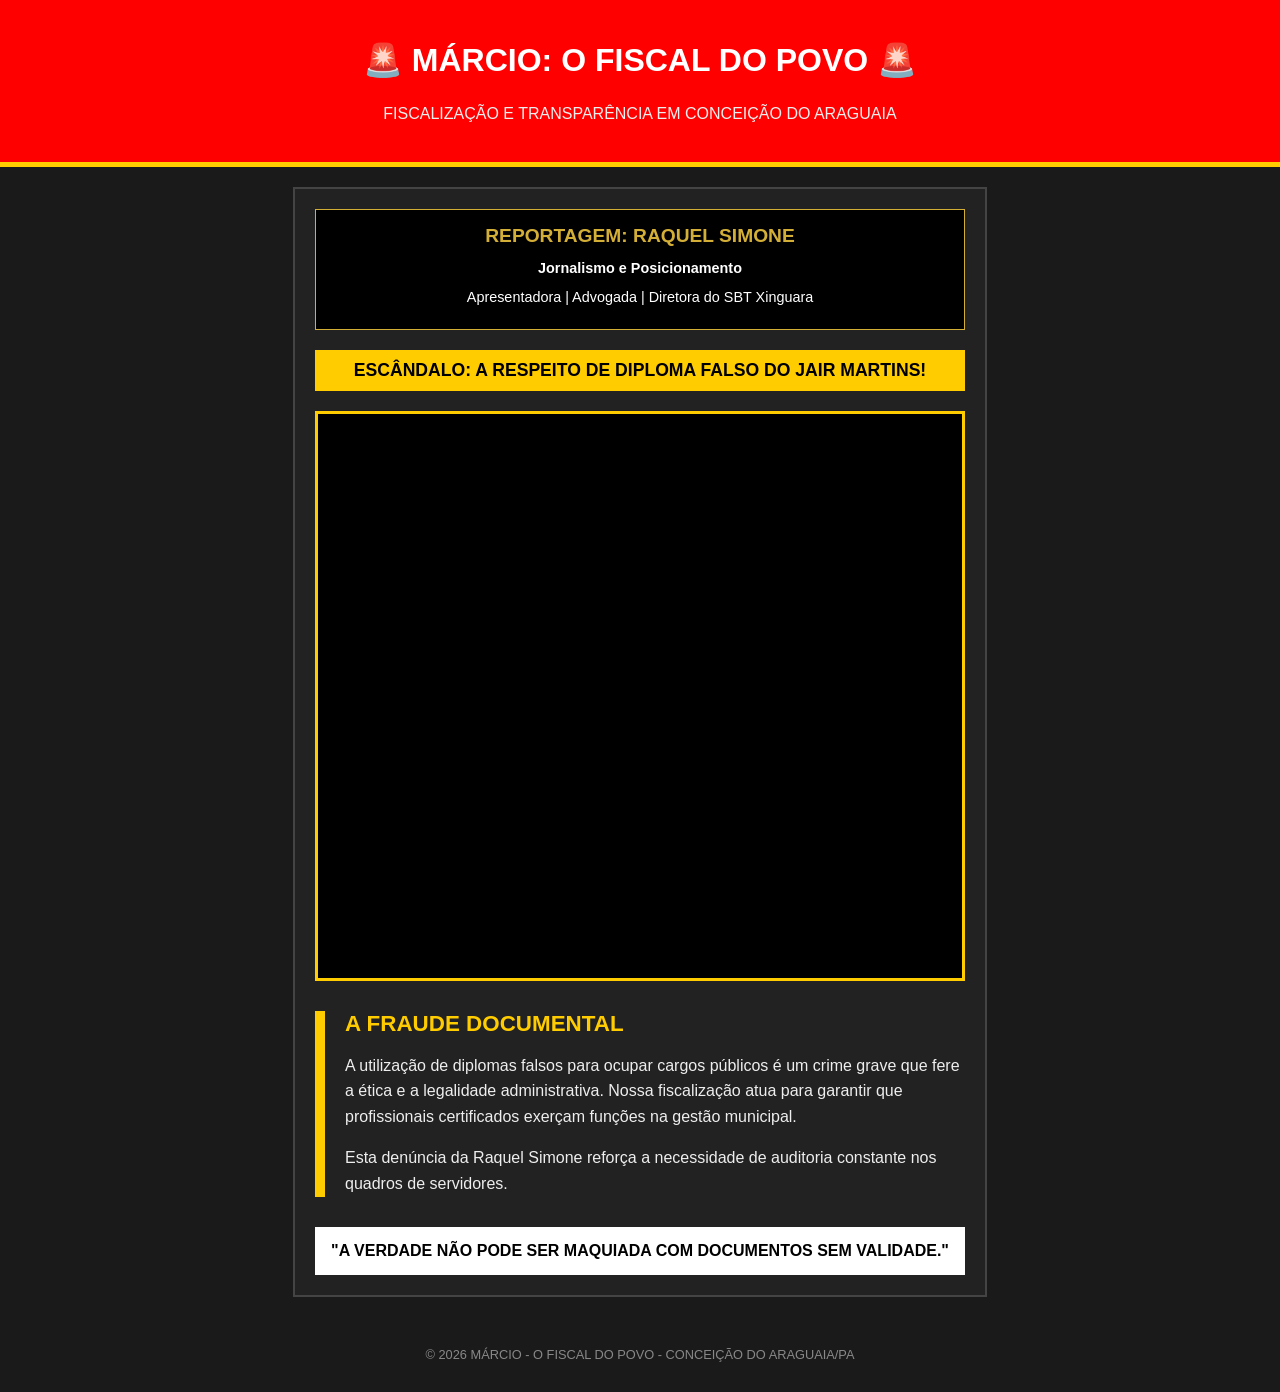
<file: materias/diploma-falso.html>
<!DOCTYPE html>
<html lang="pt-br">
<head>
    <meta charset="UTF-8">
    <meta name="viewport" content="width=device-width, initial-scale=1.0">
    <title>DIPLOMA FALSO - Márcio O Fiscal do Povo</title>
    <style>
        body {
            font-family: 'Arial Black', sans-serif;
            background-color: #1a1a1a;
            color: white;
            margin: 0;
            padding: 0;
            text-transform: uppercase;
        }

        .header-denuncia {
            background-color: #ff0000;
            color: #fff;
            padding: 20px;
            text-align: center;
            border-bottom: 5px solid #ffcc00;
            animation: pulse 1.5s infinite;
        }

        @keyframes pulse {
            0% { background-color: #ff0000; }
            50% { background-color: #b30000; }
            100% { background-color: #ff0000; }
        }

        .container {
            max-width: 650px;
            margin: 20px auto;
            padding: 20px;
            background-color: #222;
            border: 2px solid #444;
        }

        .creditos-reportagem {
            background-color: #000;
            border: 1px solid #d4af37;
            padding: 15px;
            margin-bottom: 20px;
            text-align: center;
        }

        .creditos-reportagem h3 {
            color: #d4af37;
            margin: 0 0 10px 0;
            font-size: 1.2em;
        }

        .creditos-reportagem p {
            color: #fff;
            font-size: 0.9em;
            margin: 5px 0;
            text-transform: none;
        }

        .alerta {
            background-color: #ffcc00;
            color: #000;
            padding: 10px;
            font-size: 1.1em;
            text-align: center;
            font-weight: bold;
            margin-bottom: 20px;
        }

        .area-video {
            background-color: #000;
            border: 3px solid #ffcc00;
            padding: 20px;
            text-align: center;
            margin-bottom: 20px;
        }

        .btn-assistir {
            display: inline-block;
            background-color: #ff0000;
            color: white;
            padding: 20px 30px;
            text-decoration: none;
            font-size: 1.3em;
            font-weight: bold;
            border-radius: 5px;
            border: 3px solid #fff;
            transition: 0.3s;
            margin: 10px 0;
        }

        .btn-assistir:hover {
            background-color: #cc0000;
            transform: scale(1.05);
        }

        .descricao-caos {
            border-left: 10px solid #ffcc00;
            padding-left: 20px;
            margin-top: 30px;
        }

        h2 {
            color: #ffcc00;
            font-size: 1.4em;
            margin-bottom: 10px;
        }

        p {
            text-transform: none;
            line-height: 1.6;
            color: #eeeeee;
        }

        .footer {
            text-align: center;
            padding: 30px;
            font-size: 0.8em;
            color: #888;
        }
    </style>
</head>
<body>

    <div class="header-denuncia">
        <h1>🚨 MÁRCIO: O FISCAL DO POVO 🚨</h1>
        <p>FISCALIZAÇÃO E TRANSPARÊNCIA EM CONCEIÇÃO DO ARAGUAIA</p>
    </div>

    <div class="container">
        
        <div class="creditos-reportagem">
            <h3>REPORTAGEM: RAQUEL SIMONE</h3>
            <p><strong>Jornalismo e Posicionamento</strong></p>
            <p>Apresentadora | Advogada | Diretora do SBT Xinguara</p>
        </div>

        <div class="alerta">
            ESCÂNDALO: A RESPEITO DE DIPLOMA FALSO DO JAIR MARTINS!
        </div>

        <div class="area-video">
            

            <div style="margin-top: 20px;">
                <iframe 
                    src="https://www.instagram.com/reel/DW9xlFcCLth/embed/" 
                    width="100%" 
                    height="500" 
                    frameborder="0" 
                    scrolling="no" 
                    allowtransparency="true" 
                    allow="encrypted-media">
                </iframe>
            </div>
        </div>

        <div class="descricao-caos">
            <h2>A FRAUDE DOCUMENTAL</h2>
            <p>A utilização de diplomas falsos para ocupar cargos públicos é um crime grave que fere a ética e a legalidade administrativa. Nossa fiscalização atua para garantir que profissionais certificados exerçam funções na gestão municipal.</p>
            <p>Esta denúncia da Raquel Simone reforça a necessidade de auditoria constante nos quadros de servidores.</p>
        </div>

        <div style="background-color: #fff; color: #000; padding: 15px; margin-top: 30px; font-weight: bold; text-align: center;">
            "A VERDADE NÃO PODE SER MAQUIADA COM DOCUMENTOS SEM VALIDADE."
        </div>
    </div>

    <div class="footer">
        © 2026 MÁRCIO - O FISCAL DO POVO - CONCEIÇÃO DO ARAGUAIA/PA
    </div>

</body>
</html>
</file>
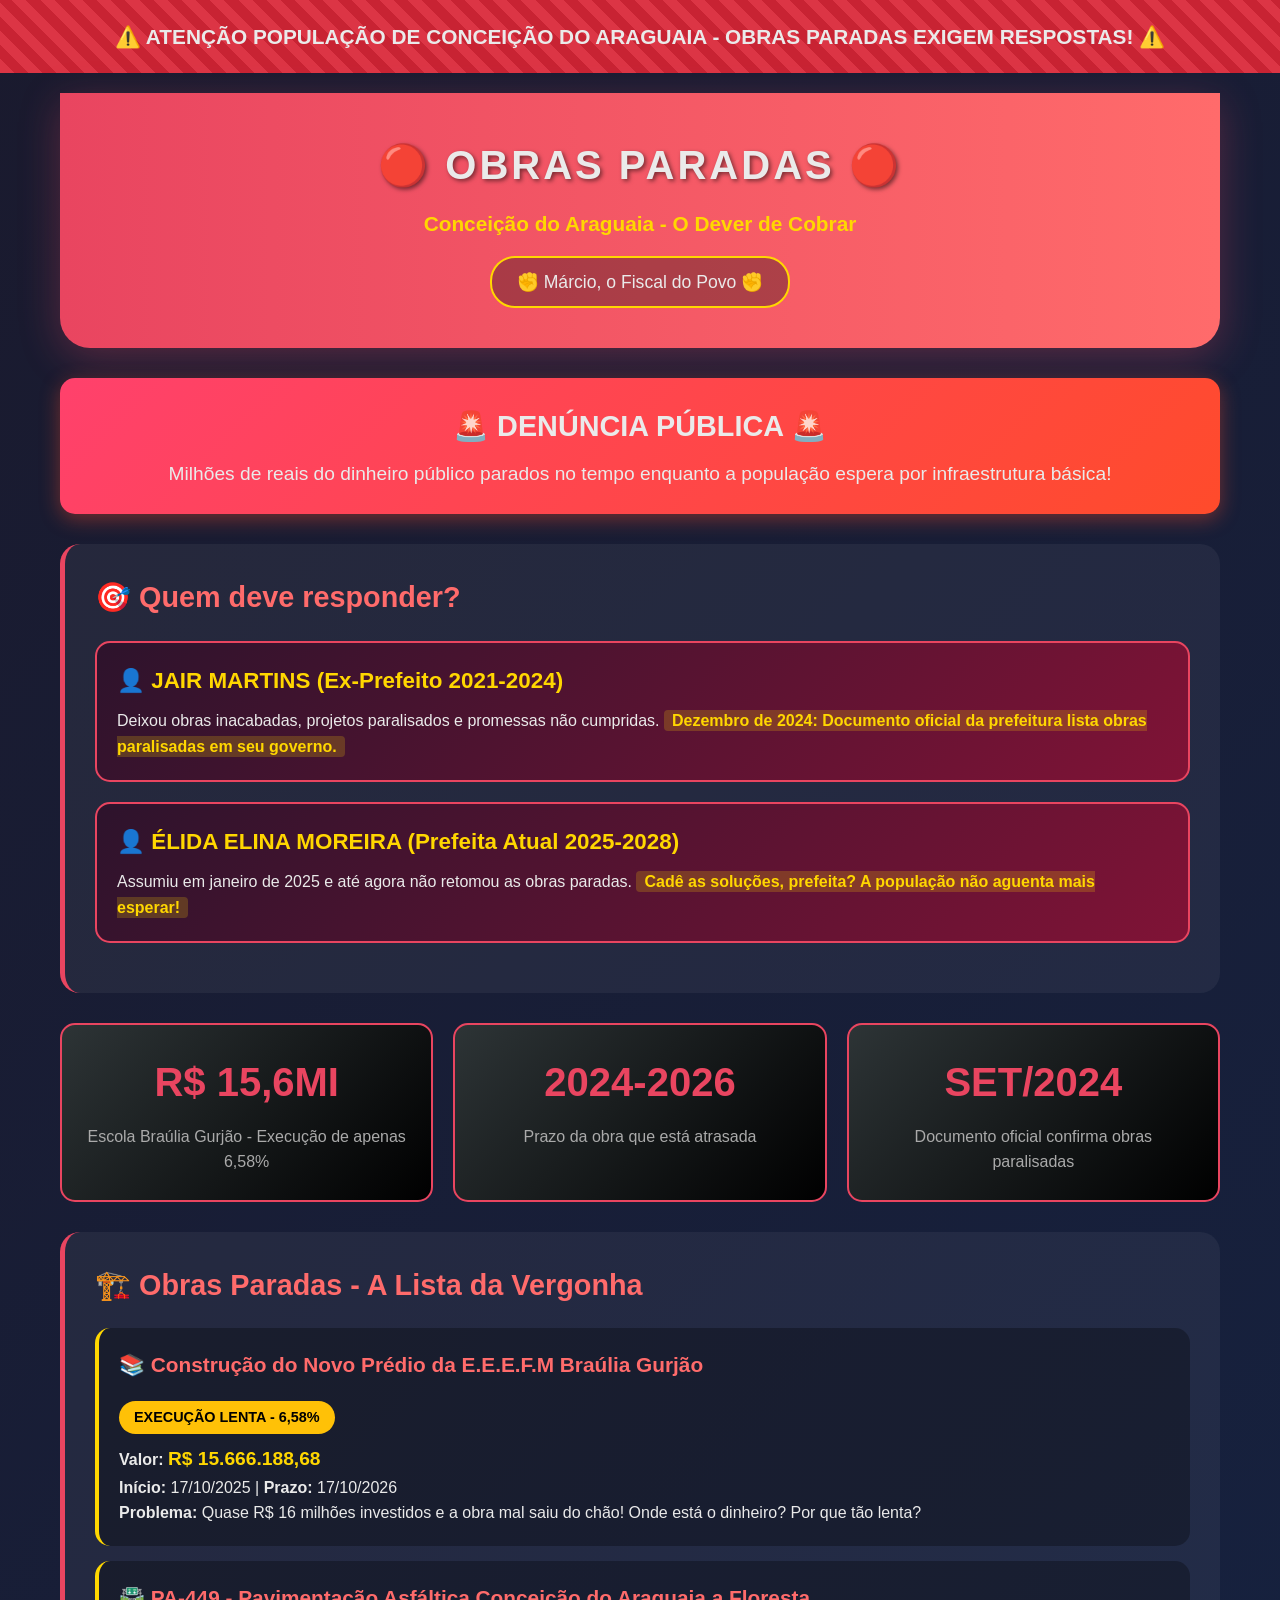
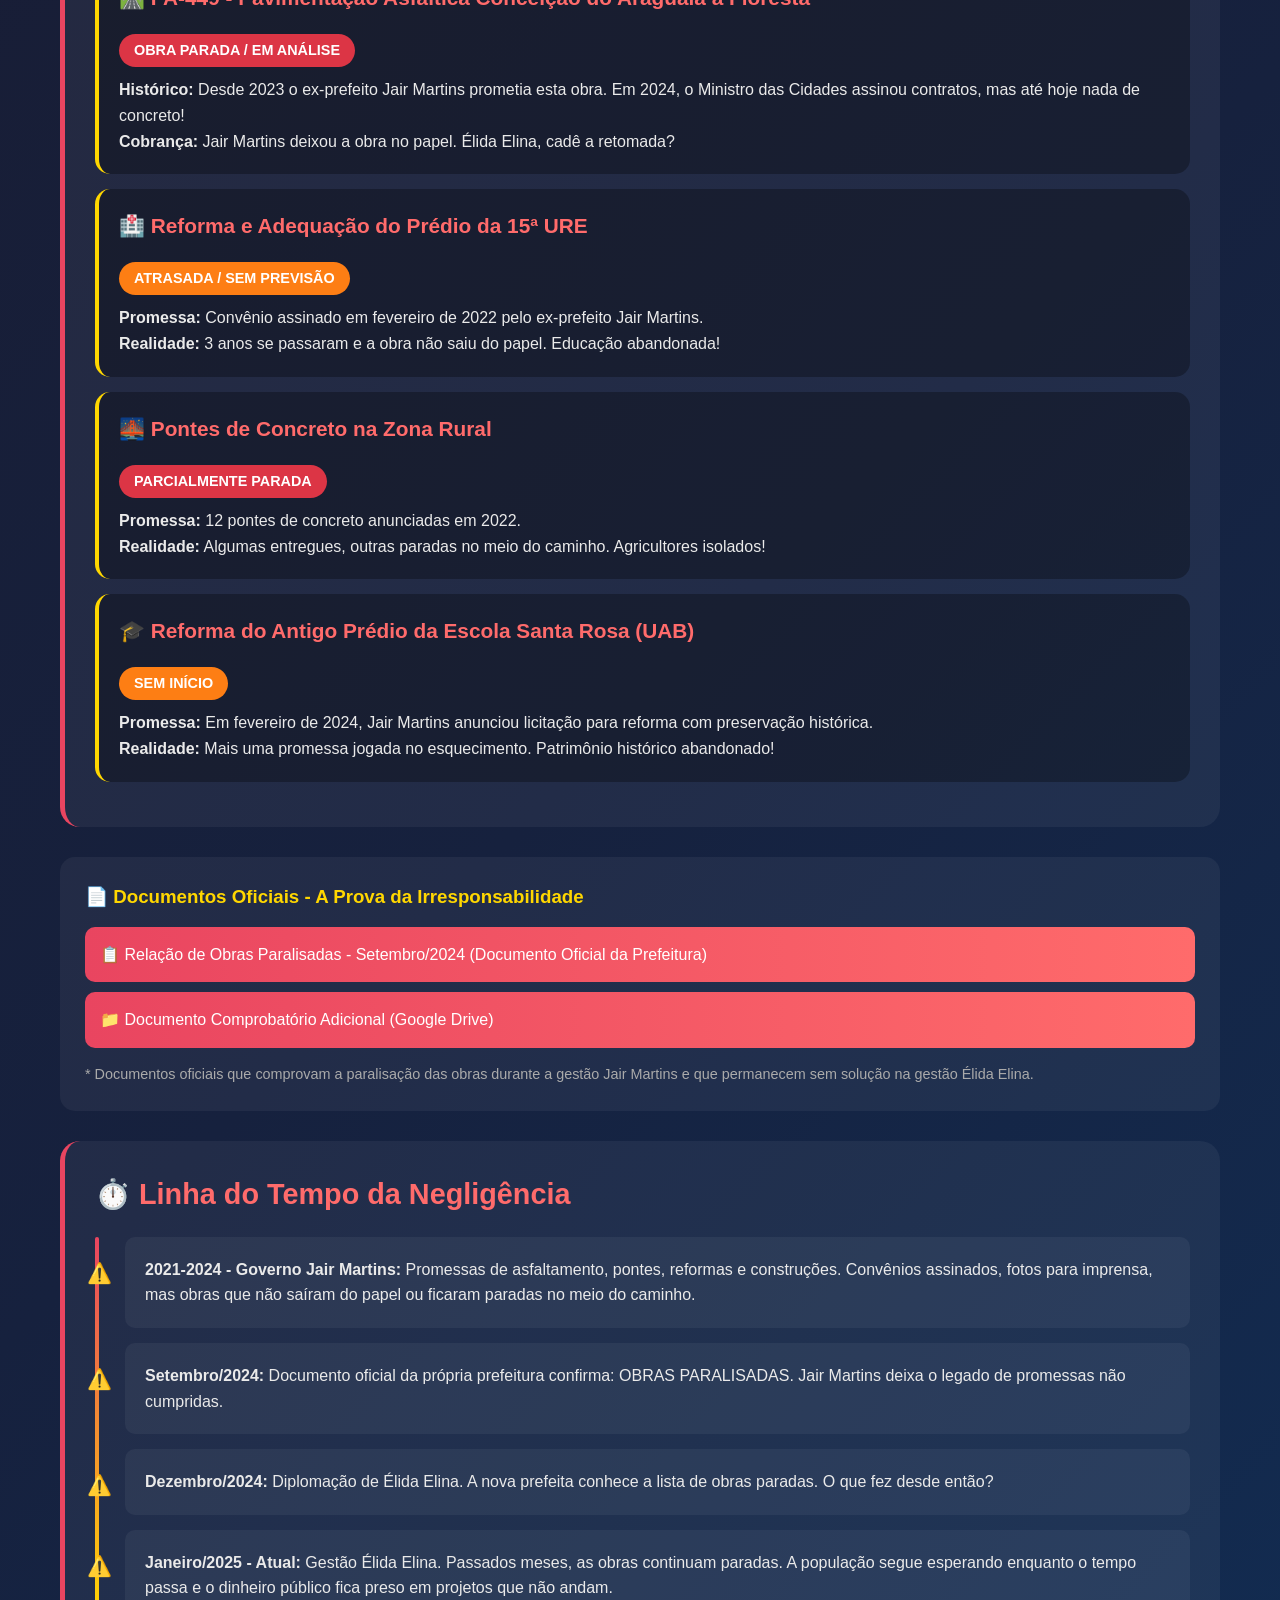
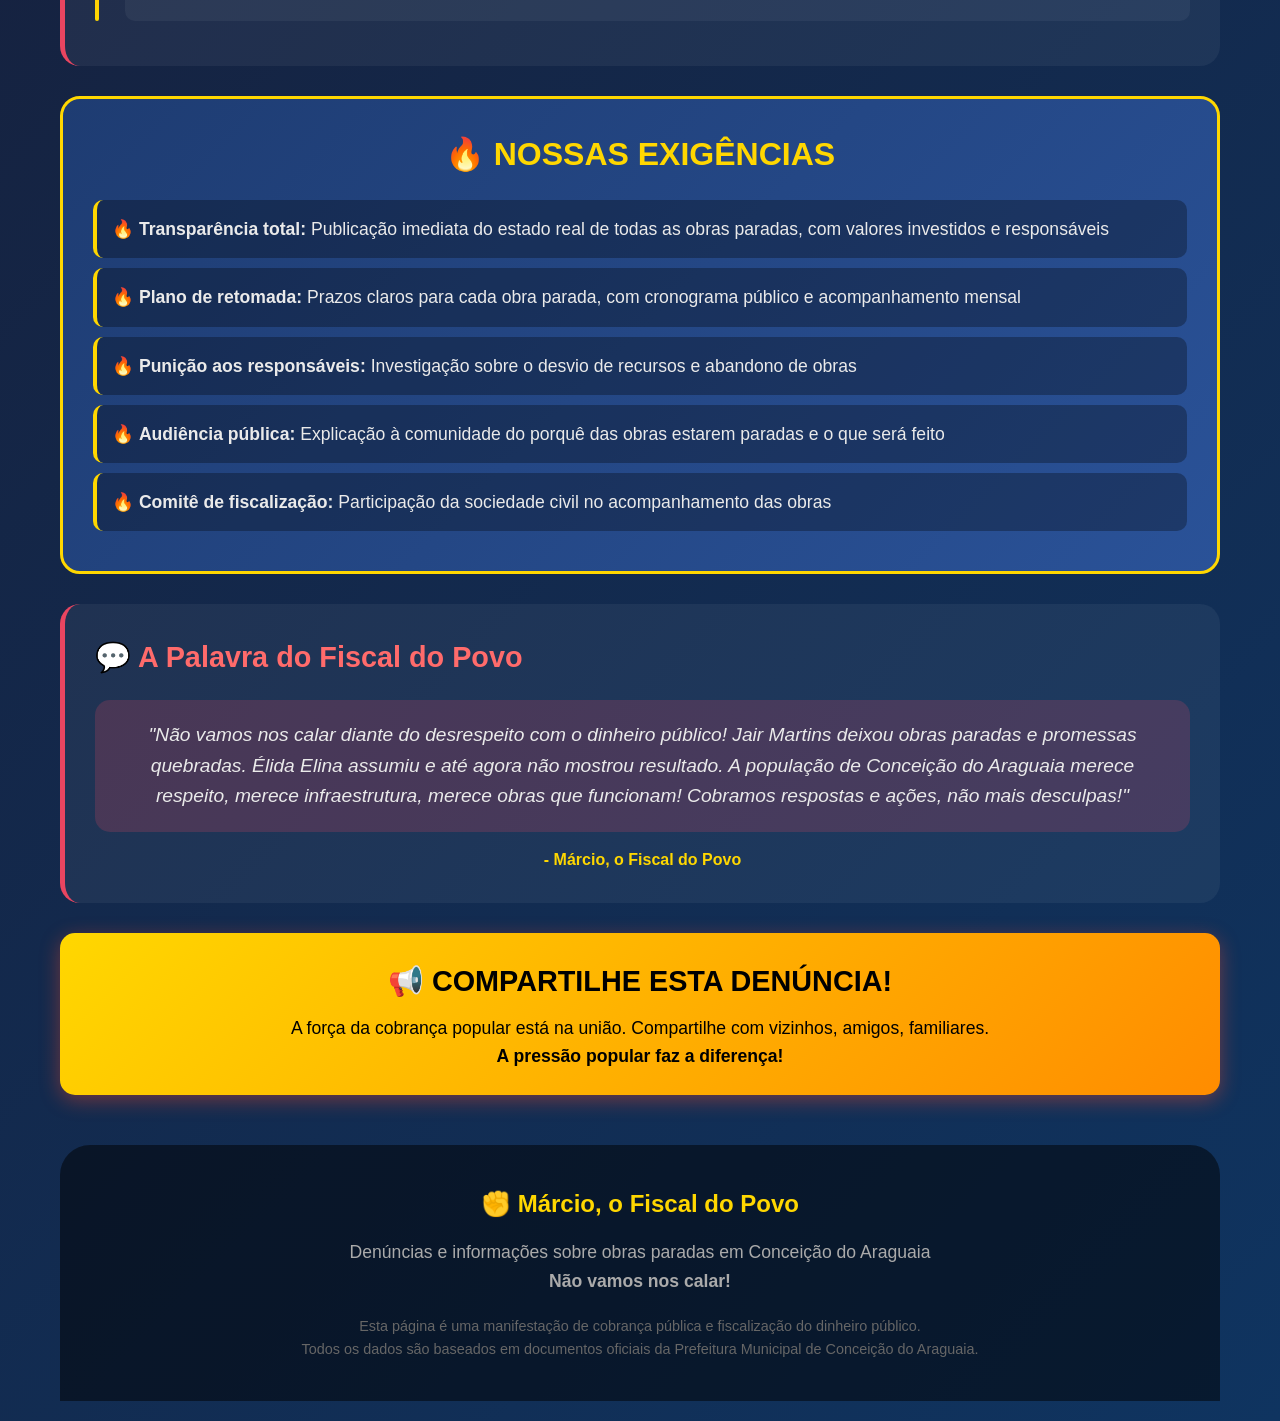
<file: materias/engenharia.html>
<!DOCTYPE html>
<html lang="pt-BR">
<head>
    <meta charset="UTF-8">
    <meta name="viewport" content="width=device-width, initial-scale=1.0">
    <title>Obras Paradas - Conceição do Araguaia | Denúncia Márcio, o Fiscal do Povo</title>
    <style>
        * {
            margin: 0;
            padding: 0;
            box-sizing: border-box;
        }

        body {
            font-family: 'Segoe UI', Tahoma, Geneva, Verdana, sans-serif;
            background: linear-gradient(135deg, #1a1a2e 0%, #16213e 50%, #0f3460 100%);
            color: #eaeaea;
            line-height: 1.6;
        }

        .container {
            max-width: 1200px;
            margin: 0 auto;
            padding: 20px;
        }

        header {
            text-align: center;
            padding: 40px 20px;
            background: linear-gradient(90deg, #e94560 0%, #ff6b6b 100%);
            border-radius: 0 0 30px 30px;
            margin-bottom: 30px;
            box-shadow: 0 10px 40px rgba(233, 69, 96, 0.3);
        }

        header h1 {
            font-size: 2.5em;
            text-transform: uppercase;
            letter-spacing: 3px;
            text-shadow: 2px 2px 4px rgba(0,0,0,0.5);
            margin-bottom: 10px;
        }

        .subtitle {
            font-size: 1.3em;
            color: #ffd700;
            font-weight: bold;
        }

        .author {
            margin-top: 15px;
            font-size: 1.1em;
            background: rgba(0,0,0,0.3);
            display: inline-block;
            padding: 10px 25px;
            border-radius: 25px;
            border: 2px solid #ffd700;
        }

        .alert-box {
            background: linear-gradient(135deg, #ff416c 0%, #ff4b2b 100%);
            padding: 25px;
            border-radius: 15px;
            margin: 30px 0;
            text-align: center;
            box-shadow: 0 5px 20px rgba(255, 75, 43, 0.4);
            animation: pulse 2s infinite;
        }

        @keyframes pulse {
            0%, 100% { transform: scale(1); }
            50% { transform: scale(1.02); }
        }

        .alert-box h2 {
            font-size: 1.8em;
            margin-bottom: 10px;
        }

        .denunciation-section {
            background: rgba(255,255,255,0.05);
            padding: 30px;
            border-radius: 20px;
            margin: 30px 0;
            border-left: 5px solid #e94560;
        }

        .denunciation-section h2 {
            color: #ff6b6b;
            font-size: 1.8em;
            margin-bottom: 20px;
            display: flex;
            align-items: center;
            gap: 10px;
        }

        .target-box {
            background: linear-gradient(135deg, #2d132c 0%, #801336 100%);
            padding: 20px;
            border-radius: 15px;
            margin: 20px 0;
            border: 2px solid #e94560;
        }

        .target-box h3 {
            color: #ffd700;
            font-size: 1.4em;
            margin-bottom: 10px;
        }

        .obra-card {
            background: rgba(0,0,0,0.3);
            padding: 20px;
            border-radius: 15px;
            margin: 15px 0;
            border-left: 4px solid #ffd700;
            transition: transform 0.3s;
        }

        .obra-card:hover {
            transform: translateX(10px);
            background: rgba(0,0,0,0.5);
        }

        .obra-card h4 {
            color: #ff6b6b;
            font-size: 1.3em;
            margin-bottom: 10px;
        }

        .obra-card .status {
            display: inline-block;
            padding: 5px 15px;
            border-radius: 20px;
            font-weight: bold;
            font-size: 0.9em;
            margin: 10px 0;
        }

        .status-parada {
            background: #dc3545;
            color: white;
        }

        .status-atrasada {
            background: #fd7e14;
            color: white;
        }

        .status-lenta {
            background: #ffc107;
            color: #000;
        }

        .value {
            color: #ffd700;
            font-size: 1.2em;
            font-weight: bold;
        }

        .timeline {
            position: relative;
            padding-left: 30px;
        }

        .timeline::before {
            content: '';
            position: absolute;
            left: 0;
            top: 0;
            bottom: 0;
            width: 4px;
            background: linear-gradient(to bottom, #e94560, #ffd700);
            border-radius: 2px;
        }

        .timeline-item {
            position: relative;
            padding: 20px;
            margin: 15px 0;
            background: rgba(255,255,255,0.05);
            border-radius: 10px;
        }

        .timeline-item::before {
            content: '⚠️';
            position: absolute;
            left: -38px;
            top: 20px;
            font-size: 20px;
        }

        .demand-box {
            background: linear-gradient(135deg, #1e3c72 0%, #2a5298 100%);
            padding: 30px;
            border-radius: 20px;
            margin: 30px 0;
            text-align: center;
            border: 3px solid #ffd700;
        }

        .demand-box h2 {
            color: #ffd700;
            font-size: 2em;
            margin-bottom: 20px;
        }

        .demand-list {
            text-align: left;
            list-style: none;
        }

        .demand-list li {
            padding: 15px;
            margin: 10px 0;
            background: rgba(0,0,0,0.3);
            border-radius: 10px;
            font-size: 1.1em;
            border-left: 4px solid #ffd700;
        }

        .demand-list li::before {
            content: '🔥 ';
        }

        .highlight {
            background: rgba(255, 215, 0, 0.2);
            padding: 2px 8px;
            border-radius: 4px;
            color: #ffd700;
            font-weight: bold;
        }

        .stats-grid {
            display: grid;
            grid-template-columns: repeat(auto-fit, minmax(250px, 1fr));
            gap: 20px;
            margin: 30px 0;
        }

        .stat-card {
            background: linear-gradient(135deg, #2d3436 0%, #000000 100%);
            padding: 25px;
            border-radius: 15px;
            text-align: center;
            border: 2px solid #e94560;
        }

        .stat-number {
            font-size: 2.5em;
            color: #e94560;
            font-weight: bold;
        }

        .stat-label {
            color: #aaa;
            margin-top: 10px;
        }

        footer {
            text-align: center;
            padding: 40px 20px;
            background: rgba(0,0,0,0.5);
            border-radius: 30px 30px 0 0;
            margin-top: 50px;
        }

        footer h3 {
            color: #ffd700;
            font-size: 1.5em;
            margin-bottom: 15px;
        }

        .contact-info {
            font-size: 1.1em;
            color: #aaa;
        }

        .urgent-banner {
            background: repeating-linear-gradient(
                45deg,
                #dc3545,
                #dc3545 10px,
                #c82333 10px,
                #c82333 20px
            );
            padding: 20px;
            text-align: center;
            font-weight: bold;
            font-size: 1.3em;
            animation: slide 10s linear infinite;
        }

        @keyframes slide {
            0% { background-position: 0 0; }
            100% { background-position: 50px 50px; }
        }

        .document-links {
            background: rgba(255,255,255,0.05);
            padding: 25px;
            border-radius: 15px;
            margin: 20px 0;
        }

        .document-links h3 {
            color: #ffd700;
            margin-bottom: 15px;
        }

        .doc-link {
            display: block;
            padding: 15px;
            margin: 10px 0;
            background: linear-gradient(90deg, #e94560 0%, #ff6b6b 100%);
            color: white;
            text-decoration: none;
            border-radius: 10px;
            transition: all 0.3s;
        }

        .doc-link:hover {
            transform: scale(1.02);
            box-shadow: 0 5px 20px rgba(233, 69, 96, 0.4);
        }

        @media (max-width: 768px) {
            header h1 {
                font-size: 1.8em;
            }
            .subtitle {
                font-size: 1em;
            }
        }
    </style>
</head>
<body>
    <div class="urgent-banner">
        ⚠️ ATENÇÃO POPULAÇÃO DE CONCEIÇÃO DO ARAGUAIA - OBRAS PARADAS EXIGEM RESPOSTAS! ⚠️
    </div>

    <div class="container">
        <header>
            <h1>🔴 Obras Paradas 🔴</h1>
            <p class="subtitle">Conceição do Araguaia - O Dever de Cobrar</p>
            <div class="author">
                ✊ Márcio, o Fiscal do Povo ✊
            </div>
        </header>

        <div class="alert-box">
            <h2>🚨 DENÚNCIA PÚBLICA 🚨</h2>
            <p style="font-size: 1.2em;">Milhões de reais do dinheiro público parados no tempo enquanto a população espera por infraestrutura básica!</p>
        </div>

        <div class="denunciation-section">
            <h2>🎯 Quem deve responder?</h2>

            <div class="target-box">
                <h3>👤 JAIR MARTINS (Ex-Prefeito 2021-2024)</h3>
                <p>Deixou obras inacabadas, projetos paralisados e promessas não cumpridas. <span class="highlight">Dezembro de 2024: Documento oficial da prefeitura lista obras paralisadas em seu governo.</span></p>
            </div>

            <div class="target-box">
                <h3>👤 ÉLIDA ELINA MOREIRA (Prefeita Atual 2025-2028)</h3>
                <p>Assumiu em janeiro de 2025 e até agora não retomou as obras paradas. <span class="highlight">Cadê as soluções, prefeita? A população não aguenta mais esperar!</span></p>
            </div>
        </div>

        <div class="stats-grid">
            <div class="stat-card">
                <div class="stat-number">R$ 15,6MI</div>
                <div class="stat-label">Escola Braúlia Gurjão - Execução de apenas 6,58%</div>
            </div>
            <div class="stat-card">
                <div class="stat-number">2024-2026</div>
                <div class="stat-label">Prazo da obra que está atrasada</div>
            </div>
            <div class="stat-card">
                <div class="stat-number">SET/2024</div>
                <div class="stat-label">Documento oficial confirma obras paralisadas</div>
            </div>
        </div>

        <div class="denunciation-section">
            <h2>🏗️ Obras Paradas - A Lista da Vergonha</h2>

            <div class="obra-card">
                <h4>📚 Construção do Novo Prédio da E.E.E.F.M Braúlia Gurjão</h4>
                <span class="status status-lenta">EXECUÇÃO LENTA - 6,58%</span>
                <p><strong>Valor:</strong> <span class="value">R$ 15.666.188,68</span></p>
                <p><strong>Início:</strong> 17/10/2025 | <strong>Prazo:</strong> 17/10/2026</p>
                <p><strong>Problema:</strong> Quase R$ 16 milhões investidos e a obra mal saiu do chão! Onde está o dinheiro? Por que tão lenta?</p>
            </div>

            <div class="obra-card">
                <h4>🛣️ PA-449 - Pavimentação Asfáltica Conceição do Araguaia a Floresta</h4>
                <span class="status status-parada">OBRA PARADA / EM ANÁLISE</span>
                <p><strong>Histórico:</strong> Desde 2023 o ex-prefeito Jair Martins prometia esta obra. Em 2024, o Ministro das Cidades assinou contratos, mas até hoje nada de concreto!</p>
                <p><strong>Cobrança:</strong> Jair Martins deixou a obra no papel. Élida Elina, cadê a retomada?</p>
            </div>

            <div class="obra-card">
                <h4>🏥 Reforma e Adequação do Prédio da 15ª URE</h4>
                <span class="status status-atrasada">ATRASADA / SEM PREVISÃO</span>
                <p><strong>Promessa:</strong> Convênio assinado em fevereiro de 2022 pelo ex-prefeito Jair Martins.</p>
                <p><strong>Realidade:</strong> 3 anos se passaram e a obra não saiu do papel. Educação abandonada!</p>
            </div>

            <div class="obra-card">
                <h4>🌉 Pontes de Concreto na Zona Rural</h4>
                <span class="status status-parada">PARCIALMENTE PARADA</span>
                <p><strong>Promessa:</strong> 12 pontes de concreto anunciadas em 2022.</p>
                <p><strong>Realidade:</strong> Algumas entregues, outras paradas no meio do caminho. Agricultores isolados!</p>
            </div>

            <div class="obra-card">
                <h4>🎓 Reforma do Antigo Prédio da Escola Santa Rosa (UAB)</h4>
                <span class="status status-atrasada">SEM INÍCIO</span>
                <p><strong>Promessa:</strong> Em fevereiro de 2024, Jair Martins anunciou licitação para reforma com preservação histórica.</p>
                <p><strong>Realidade:</strong> Mais uma promessa jogada no esquecimento. Patrimônio histórico abandonado!</p>
            </div>
        </div>

        <div class="document-links">
            <h3>📄 Documentos Oficiais - A Prova da Irresponsabilidade</h3>
            <a href="https://conceicaodoaraguaia.pa.gov.br/wp-content/uploads/2024/09/Relacao-de-Obras-Paralisada-SETEMBRO-2024.pdf" class="doc-link" target="_blank">
                📋 Relação de Obras Paralisadas - Setembro/2024 (Documento Oficial da Prefeitura)
            </a>
            <a href="https://drive.google.com/file/d/1lT5uK3CkWZDscMld6n-I-R8aYJQj3v2Z/view" class="doc-link" target="_blank">
                📁 Documento Comprobatório Adicional (Google Drive)
            </a>
            <p style="margin-top: 15px; color: #aaa; font-size: 0.9em;">
                * Documentos oficiais que comprovam a paralisação das obras durante a gestão Jair Martins e que permanecem sem solução na gestão Élida Elina.
            </p>
        </div>

        <div class="denunciation-section">
            <h2>⏱️ Linha do Tempo da Negligência</h2>
            <div class="timeline">
                <div class="timeline-item">
                    <strong>2021-2024 - Governo Jair Martins:</strong> Promessas de asfaltamento, pontes, reformas e construções. Convênios assinados, fotos para imprensa, mas obras que não saíram do papel ou ficaram paradas no meio do caminho.
                </div>
                <div class="timeline-item">
                    <strong>Setembro/2024:</strong> Documento oficial da própria prefeitura confirma: OBRAS PARALISADAS. Jair Martins deixa o legado de promessas não cumpridas.
                </div>
                <div class="timeline-item">
                    <strong>Dezembro/2024:</strong> Diplomação de Élida Elina. A nova prefeita conhece a lista de obras paradas. O que fez desde então?
                </div>
                <div class="timeline-item">
                    <strong>Janeiro/2025 - Atual:</strong> Gestão Élida Elina. Passados meses, as obras continuam paradas. A população segue esperando enquanto o tempo passa e o dinheiro público fica preso em projetos que não andam.
                </div>
            </div>
        </div>

        <div class="demand-box">
            <h2>🔥 NOSSAS EXIGÊNCIAS</h2>
            <ul class="demand-list">
                <li><strong>Transparência total:</strong> Publicação imediata do estado real de todas as obras paradas, com valores investidos e responsáveis</li>
                <li><strong>Plano de retomada:</strong> Prazos claros para cada obra parada, com cronograma público e acompanhamento mensal</li>
                <li><strong>Punição aos responsáveis:</strong> Investigação sobre o desvio de recursos e abandono de obras</li>
                <li><strong>Audiência pública:</strong> Explicação à comunidade do porquê das obras estarem paradas e o que será feito</li>
                <li><strong>Comitê de fiscalização:</strong> Participação da sociedade civil no acompanhamento das obras</li>
            </ul>
        </div>

        <div class="denunciation-section">
            <h2>💬 A Palavra do Fiscal do Povo</h2>
            <p style="font-size: 1.2em; font-style: italic; text-align: center; padding: 20px; background: rgba(233, 69, 96, 0.2); border-radius: 15px;">
                "Não vamos nos calar diante do desrespeito com o dinheiro público! Jair Martins deixou obras paradas e promessas quebradas. Élida Elina assumiu e até agora não mostrou resultado. A população de Conceição do Araguaia merece respeito, merece infraestrutura, merece obras que funcionam! Cobramos respostas e ações, não mais desculpas!"
            </p>
            <p style="text-align: center; color: #ffd700; font-weight: bold; margin-top: 15px;">
                - Márcio, o Fiscal do Povo
            </p>
        </div>

        <div class="alert-box" style="background: linear-gradient(135deg, #ffd700 0%, #ff8c00 100%); color: #000;">
            <h2 style="color: #000;">📢 COMPARTILHE ESTA DENÚNCIA!</h2>
            <p style="font-size: 1.1em; color: #000;">
                A força da cobrança popular está na união. Compartilhe com vizinhos, amigos, familiares. 
                <br><strong>A pressão popular faz a diferença!</strong>
            </p>
        </div>

        <footer>
            <h3>✊ Márcio, o Fiscal do Povo</h3>
            <p class="contact-info">
                Denúncias e informações sobre obras paradas em Conceição do Araguaia<br>
                <strong>Não vamos nos calar!</strong>
            </p>
            <p style="margin-top: 20px; color: #666; font-size: 0.9em;">
                Esta página é uma manifestação de cobrança pública e fiscalização do dinheiro público.<br>
                Todos os dados são baseados em documentos oficiais da Prefeitura Municipal de Conceição do Araguaia.
            </p>
        </footer>
    </div>
</body>
</html>
</file>
